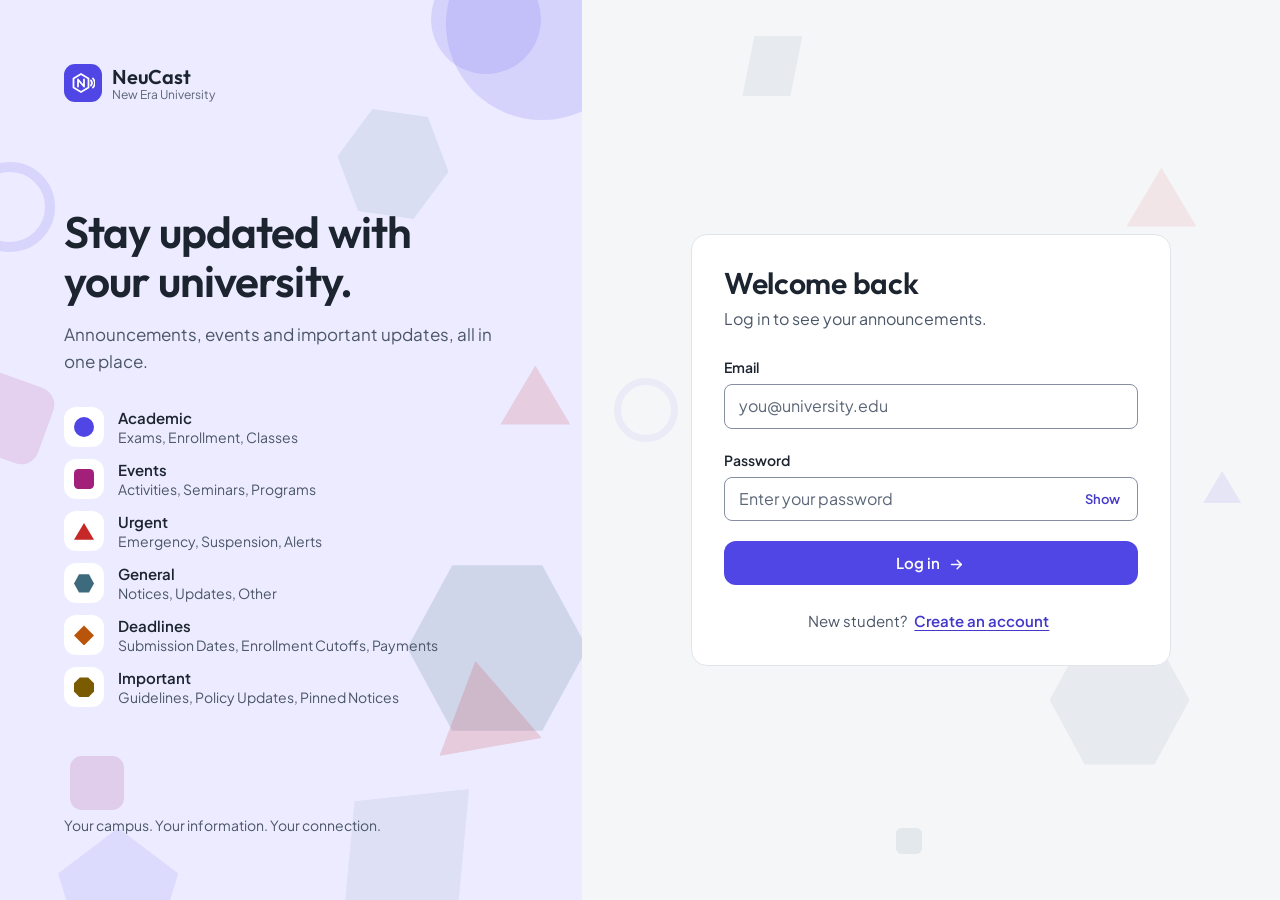
<file: index.html>
<!DOCTYPE html>
<html lang="en">
<head>
  <meta charset="UTF-8">
  <meta name="viewport" content="width=device-width, initial-scale=1.0">
  <meta name="theme-color" content="#F5F6F8">
      <link rel="manifest" href="manifest.webmanifest">
    <link rel="apple-touch-icon" href="apple-touch-icon.png">
    <meta name="apple-mobile-web-app-capable" content="yes">
    <meta name="mobile-web-app-capable" content="yes">
    <meta name="apple-mobile-web-app-title" content="NeuCast">
    <title>NeuCast</title>
  <script src="theme.js"></script>
  <script src="animations.js"></script>
  <link rel="preconnect" href="https://fonts.googleapis.com">
  <link rel="preconnect" href="https://fonts.gstatic.com" crossorigin>
  <link rel="stylesheet" href="https://fonts.googleapis.com/css2?family=Outfit:wght@500;600&family=Plus+Jakarta+Sans:wght@400;500;600;700&display=swap">
  <link rel="stylesheet" href="tokens.css">
  <link rel="stylesheet" href="base.css">
  <link rel="stylesheet" href="skeleton.css">
  <link rel="stylesheet" href="components.css">
  <link rel="stylesheet" href="home.css">
  <link rel="stylesheet" href="notify.css">
  <link rel="stylesheet" href="animations.css">
</head>

<body id="top">
  <a class="skip-link" href="#announcements">Skip to announcements</a>

  <header class="site-header">
    <div class="site-header__inner">
      <a href="#top" class="brand" aria-label="NeuCast home">
        <span class="brand-mark" data-icon="neucast"></span>
        <span class="brand-text">
          <span class="brand-name">NeuCast</span>
          <span class="brand-sub">University Information System</span>
        </span>
      </a>

      <nav id="mainNav" class="topnav" aria-label="Main">
        <a href="#announcements" class="nav-link js-show" aria-current="page">Announcements</a>
        <a href="archive.html" class="nav-link">Archive</a>
        <a href="feedback.html" class="nav-link">Feedback</a>
        <button type="button" class="nav-link" id="navRecovery" hidden>Needs you <span id="recoveryBadge" class="nav-badge" hidden>0</span></button>
        <button type="button" class="nav-link" id="navQuestions">Questions <span id="questionsBadge" class="nav-badge" hidden>0</span></button>
        <button type="button" class="nav-link" id="navAbout">About</button>
      </nav>

      <div class="top-right">
        <button type="button" id="bellBtn" class="icon-btn" aria-label="Urgent announcements"><span data-icon="bell"></span><span id="bellCount" class="bell-count" hidden>0</span></button>
        <button type="button" id="settingsBtn" class="icon-btn" aria-label="Settings"><span data-icon="sliders"></span></button>
        <a href="#top" id="userLink" class="user">
          <span class="avatar" data-icon="user" aria-hidden="true"></span>
          <span class="user-text"><strong id="userName">Hello</strong><small id="userSub"></small></span>
        </a>
        <button type="button" id="menuBtn" class="icon-btn menu-btn" aria-label="Menu" aria-expanded="false" aria-controls="mainNav"><span data-icon="menu"></span></button>
      </div>
    </div>
  </header>

  <div class="layout">

    <main id="main" class="main" tabindex="-1">

      <section class="intro" aria-labelledby="greeting">
        <div class="intro__text">
          <h1 id="greeting">Welcome</h1>
          <p id="studentInfo" class="intro__sub"></p>
        </div>
        <button id="studentAction" type="button" class="btn btn--ghost btn--sm"><span data-icon="logout"></span> Log out</button>
      </section>

      <section id="alertPrompt" class="alert alert-prompt" aria-labelledby="alertPromptTitle" hidden>
        <div class="alert-prompt__text">
          <strong id="alertPromptTitle">Get alerted when something new is posted</strong>
          <small id="alertPromptText">Urgent notices and announcements for your course reach you even if NeuCast isn't the tab in front.</small>
        </div>
        <div class="alert-prompt__actions">
          <button type="button" id="alertPromptOn" class="btn btn--sm">Turn on alerts</button>
          <button type="button" id="alertPromptLater" class="btn btn--secondary btn--sm">Not now</button>
        </div>
      </section>

      <form id="searchForm" class="search" role="search">
        <label for="searchInput" class="sr-only">Search announcements</label>
        <span class="search__icon" data-icon="search" aria-hidden="true"></span>
        <input type="search" id="searchInput" class="input" placeholder="Search announcements" autocomplete="off" enterkeyhint="search">
        <button type="submit" id="searchBtn" class="btn">Search</button>
      </form>

      <section id="announcementArea" class="board" aria-labelledby="announcementsTitle">
        <div class="board__head" id="announcements">
          <h2 id="announcementsTitle">Announcements</h2>
          <div class="board__actions">
            <button id="markAllRead" type="button" class="btn btn--secondary btn--sm"><span data-icon="check"></span> Mark all as read</button>
          </div>
        </div>

        <div class="filters" role="group" aria-label="Filters">
          <div id="categoryBar" class="filter-row" role="group" aria-label="Category"><span class="sk sk-pill" aria-hidden="true"></span><span class="sk sk-pill" aria-hidden="true"></span><span class="sk sk-pill" aria-hidden="true"></span><span class="sk sk-pill" aria-hidden="true"></span><span class="sk sk-pill" aria-hidden="true"></span></div>
          <nav id="sideNav" class="filter-row filter-row--quiet" aria-label="Quick filters"><span class="sk sk-pill" aria-hidden="true"></span><span class="sk sk-pill" aria-hidden="true"></span><span class="sk sk-pill" aria-hidden="true"></span><span class="sk sk-pill" aria-hidden="true"></span></nav>
        </div>

        <p id="resultCount" class="result-count" role="status" aria-live="polite"></p>

        <div id="announcementList" class="notices" aria-busy="true">
          <div class="sk-group" data-skeleton>
            <div class="sk-notice" aria-hidden="true"><span class="sk sk-tile"></span><div><div class="sk-notice__meta"><span class="sk" style="width:5.5rem"></span><span class="sk" style="width:3.5rem"></span></div><span class="sk sk-line lg w-80"></span><span class="sk sk-line w-100"></span><span class="sk sk-line w-60"></span></div></div>
            <div class="sk-notice" aria-hidden="true"><span class="sk sk-tile"></span><div><div class="sk-notice__meta"><span class="sk" style="width:5.5rem"></span><span class="sk" style="width:3.5rem"></span></div><span class="sk sk-line lg w-60"></span><span class="sk sk-line w-100"></span><span class="sk sk-line w-80"></span></div></div>
            <div class="sk-notice" aria-hidden="true"><span class="sk sk-tile"></span><div><div class="sk-notice__meta"><span class="sk" style="width:5.5rem"></span><span class="sk" style="width:3.5rem"></span></div><span class="sk sk-line lg w-80"></span><span class="sk sk-line w-100"></span><span class="sk sk-line w-40"></span></div></div>
            <span class="sk-status">Loading announcements...</span>
          </div>
        </div>
      </section>

    </main>

    <aside class="rail" aria-label="Your overview">
      <div id="readRing" aria-busy="true">
        <div class="sk-ring" aria-hidden="true"><span class="sk sk-circle"></span><div><span class="sk sk-line w-60"></span><span class="sk sk-line w-40"></span></div></div>
        <span class="sk-status">Loading progress...</span>
      </div>

      <section id="needsCard" class="panel needs" hidden aria-labelledby="needsTitle"></section>

      <section class="panel calendar-box" aria-labelledby="calendarHeading">
        <div class="panel__head">
          <h2 id="calendarHeading"><span data-icon="calendar" aria-hidden="true"></span>Campus calendar</h2>
          <button id="calToday" type="button" class="link-btn">Today</button>
        </div>
        <div class="panel__body">
          <div class="calendar-nav">
            <button id="calPrev" type="button" class="icon-btn" aria-label="Previous month"><span data-icon="arrowleft"></span></button>
            <strong id="calendarTitle" aria-live="polite"></strong>
            <button id="calNext" type="button" class="icon-btn" aria-label="Next month"><span data-icon="arrowright"></span></button>
          </div>
          <div class="calendar-weekdays" aria-hidden="true">
            <span>Su</span><span>Mo</span><span>Tu</span><span>We</span><span>Th</span><span>Fr</span><span>Sa</span>
          </div>
          <div id="calendarGrid" class="calendar-grid" role="group" aria-label="Days of the month" aria-busy="true">
            <div class="sk-calendar" aria-hidden="true" style="border:0;padding:0"><div class="sk-calendar__grid" style="margin-top:0"><span class="sk"></span><span class="sk"></span><span class="sk"></span><span class="sk"></span><span class="sk"></span><span class="sk"></span><span class="sk"></span><span class="sk"></span><span class="sk"></span><span class="sk"></span><span class="sk"></span><span class="sk"></span><span class="sk"></span><span class="sk"></span><span class="sk"></span><span class="sk"></span><span class="sk"></span><span class="sk"></span><span class="sk"></span><span class="sk"></span><span class="sk"></span></div></div>
          </div>
          <p id="calendarNote" class="calendar-note"></p>
          <button id="calClear" type="button" class="link-btn" hidden>Show all dates</button>
        </div>
      </section>

      <details class="panel calc-box">
        <summary class="panel__head"><h2><span data-icon="calculator" aria-hidden="true"></span>Geometry calculator</h2><span class="icon" data-icon="chevrondown" aria-hidden="true"></span></summary>
        <div class="panel__body">
          <p class="calc-sub">Pick a shape and find its area and perimeter.</p>
          <div id="calcShapes" class="calc-shapes" role="group" aria-label="Shape"></div>
          <div id="calcPreview" class="calc-preview" aria-hidden="true"></div>
          <div id="calcInputs" class="calc-inputs"></div>
          <div class="calc-result" role="status" aria-live="polite">
            <div><small>Area (A)</small><strong id="calcArea">-</strong></div>
            <div><small id="calcPerimLabel">Perimeter (P)</small><strong id="calcPerim">-</strong></div>
          </div>
          <p id="calcFormula" class="calc-formula"></p>
          <details class="calc-steps">
            <summary>Show the steps</summary>
            <div id="calcSteps"></div>
          </details>
        </div>
      </details>
    </aside>

  </div>

  <footer class="footer" id="about">
    <div>
      <strong>NeuCast · University Information System</strong>
      <em class="footer__quote">"Godliness is the foundation of knowledge"</em>
    </div>
    <div class="footer-links">
      <button type="button" class="link-btn js-about">About NeuCast</button>
      <button type="button" class="link-btn js-about">Offices and contact</button>
    </div>
  </footer>

  <!-- Announcement details -->
  <div id="modal" class="modal" hidden>
    <div class="modal__dialog" role="dialog" aria-modal="true" aria-labelledby="modalTitle">
      <div class="modal__head">
        <h2 id="modalTitle"></h2>
        <button id="closeModal" type="button" class="icon-btn" data-close aria-label="Close"><span data-icon="close"></span></button>
      </div>
      <div class="modal__body">
        <div class="modal__tags"><span id="modalBadge" class="tag"></span><span id="modalAudience" class="tag"></span></div>
        <p id="modalDate" class="modal-date"></p>
        <p id="modalDetails" class="modal-details"></p>
        <div id="ackBox" class="ack" hidden>
          <p id="ackNote"></p>
          <button id="ackBtn" type="button" class="btn" aria-pressed="false"></button>
        </div>
      </div>
      <div class="modal__foot">
        <button id="askAbout" type="button" class="btn btn--secondary"><span data-icon="help"></span> Ask a question about this</button>
        <button type="button" class="btn btn--ghost" data-close>Close</button>
      </div>
    </div>
  </div>

  <!-- Needs you (recovery) -->
  <div id="recoveryModal" class="modal" hidden>
    <div class="modal__dialog wide" role="dialog" aria-modal="true" aria-labelledby="recoveryTitle">
      <div class="modal__head">
        <h2 id="recoveryTitle">Needs your attention</h2>
        <button type="button" class="icon-btn" data-close aria-label="Close"><span data-icon="close"></span></button>
      </div>
      <div class="modal__body">
        <p class="modal-intro">Announcements you may have missed: unread, waiting for your confirmation, edited since you read them, or already expired.</p>
        <div id="recoveryTools" class="filter-row" role="group" aria-label="Show"></div>
        <div id="recoveryList" class="recovery-list"></div>
      </div>
    </div>
  </div>

  <!-- About -->
  <div id="aboutModal" class="modal" hidden>
    <div class="modal__dialog wide" role="dialog" aria-modal="true" aria-labelledby="aboutTitle">
      <div class="modal__head">
        <h2 id="aboutTitle">About NeuCast</h2>
        <button id="closeAbout" type="button" class="icon-btn" data-close aria-label="Close"><span data-icon="close"></span></button>
      </div>
      <div class="modal__body about" id="aboutBody"></div>
    </div>
  </div>

  <!-- Settings -->
  <div id="settingsModal" class="modal" hidden>
    <div class="modal__dialog narrow" role="dialog" aria-modal="true" aria-labelledby="settingsTitle">
      <div class="modal__head">
        <h2 id="settingsTitle">Settings</h2>
        <button id="closeSettings" type="button" class="icon-btn" data-close aria-label="Close"><span data-icon="close"></span></button>
      </div>
      <form class="modal__body settings" id="settingsForm" onsubmit="return false">
        <fieldset class="setting">
          <legend>Appearance</legend>
          <div class="segmented">
            <input type="radio" name="theme" id="themeSystem" value="system"><label for="themeSystem">System</label>
            <input type="radio" name="theme" id="themeLight" value="light"><label for="themeLight">Light</label>
            <input type="radio" name="theme" id="themeDark" value="dark"><label for="themeDark">Dark</label>
          </div>
        </fieldset>
        <fieldset class="setting">
          <legend>Text size</legend>
          <div class="segmented">
            <input type="radio" name="textsize" id="textSmall" value="small"><label for="textSmall">Small</label>
            <input type="radio" name="textsize" id="textMedium" value="medium"><label for="textMedium">Medium</label>
            <input type="radio" name="textsize" id="textLarge" value="large"><label for="textLarge">Large</label>
          </div>
        </fieldset>
        <fieldset class="setting setting--alerts" id="alertSettings">
          <legend>Alerts</legend>
          <label class="setting setting--row" for="alertsOn">
            <span><strong>Alert me about new announcements</strong><small>A pop-up inside NeuCast the moment one is posted or edited.</small></span>
            <input type="checkbox" id="alertsOn" class="switch" role="switch">
          </label>
          <label class="setting setting--row" for="alertsSystem">
            <span><strong>System notifications</strong><small>Also notify me when NeuCast isn't in front.</small></span>
            <input type="checkbox" id="alertsSystem" class="switch" role="switch">
          </label>
          <label class="setting setting--row" for="alertsSound">
            <span><strong>Sound for urgent notices</strong><small>A short chime for Urgent and Health notices.</small></span>
            <input type="checkbox" id="alertsSound" class="switch" role="switch">
          </label>
          <p class="alerts-hint" id="alertsHint" aria-live="polite"></p>
          <button type="button" id="alertsTest" class="btn btn--secondary btn--sm">Send a test alert</button>
        </fieldset>
        <label class="setting setting--row" for="hideReadToggle">
          <span><strong>Hide announcements I've read</strong><small>Keeps your list short. You can still find them in Needs you.</small></span>
          <input type="checkbox" id="hideReadToggle" class="switch" role="switch">
        </label>
      </form>
    </div>
  </div>

  <!-- Questions -->
  <div id="questionsModal" class="modal" hidden>
    <div class="modal__dialog wide" role="dialog" aria-modal="true" aria-labelledby="questionsTitle">
      <div class="modal__head">
        <h2 id="questionsTitle">Questions</h2>
        <button id="closeQuestions" type="button" class="icon-btn" data-close aria-label="Close"><span data-icon="close"></span></button>
      </div>
      <div class="modal__body">
        <p class="modal-intro">Need clarification about an announcement? Ask here and the admin will reply. Only you and the admin can see your questions.</p>

        <form id="questionForm" class="question-form" novalidate>
          <div class="field">
            <label for="questionAbout">Related announcement (optional)</label>
            <select id="questionAbout" class="input"></select>
          </div>
          <div class="field">
            <label for="questionText">Your question</label>
            <textarea id="questionText" class="input" rows="4" maxlength="500" placeholder="Type your question here" aria-describedby="questionHint"></textarea>
            <span id="questionHint" class="field__hint">At least 5 characters.</span>
          </div>
          <p id="questionMessage" class="login-message" role="status" hidden></p>
          <button type="submit" class="btn btn--block"><span data-icon="send"></span> Send question</button>
        </form>

        <h3 class="modal-sub">My questions</h3>
        <div id="myQuestions"></div>
      </div>
    </div>
  </div>

  <noscript><p class="noscript">NeuCast needs JavaScript to show your announcements. Please turn it on and reload.</p></noscript>

  <script src="boot.js" data-scripts="icons.js ui.js cloud-config.js cloud.js data.js script.js calendar.js calc.js push.js notify.js"></script>
</body>
</html>
</file>
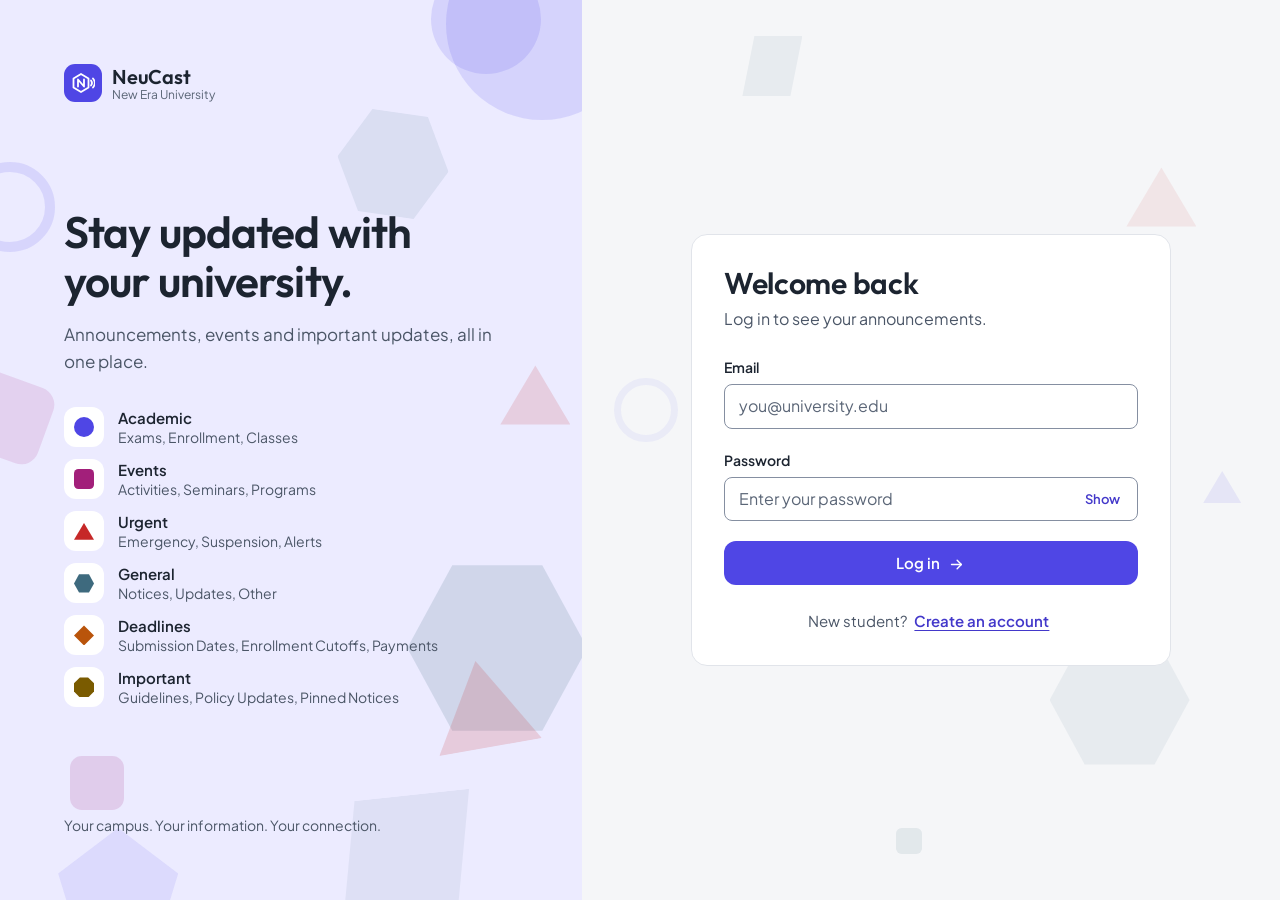
<file: admin.html>
<!DOCTYPE html>
<html lang="en">
<head>
    <meta charset="UTF-8">
    <meta name="viewport" content="width=device-width, initial-scale=1.0">
    <meta name="theme-color" content="#F5F6F8">
        <link rel="manifest" href="manifest.webmanifest">
    <link rel="apple-touch-icon" href="apple-touch-icon.png">
    <meta name="apple-mobile-web-app-capable" content="yes">
    <meta name="mobile-web-app-capable" content="yes">
    <meta name="apple-mobile-web-app-title" content="NeuCast">
    <title>Admin Dashboard - NeuCast</title>
    <script src="theme.js"></script>
    <script src="animations.js"></script>
    <link rel="preconnect" href="https://fonts.googleapis.com">
    <link rel="preconnect" href="https://fonts.gstatic.com" crossorigin>
    <link rel="stylesheet" href="https://fonts.googleapis.com/css2?family=Outfit:wght@500;600&family=Plus+Jakarta+Sans:wght@400;500;600;700&display=swap">
    <link rel="stylesheet" href="tokens.css">
    <link rel="stylesheet" href="base.css">
    <link rel="stylesheet" href="skeleton.css">
    <link rel="stylesheet" href="components.css">
    <link rel="stylesheet" href="admin.css">
    <link rel="stylesheet" href="notify.css">
    <link rel="stylesheet" href="animations.css">
</head>

<body class="admin-page">
    <a class="skip-link" href="#main">Skip to the dashboard</a>

    <header class="site-header">
        <div class="site-header__inner">
            <a class="brand" href="admin.html" aria-label="NeuCast admin home">
                <span class="brand-mark" data-icon="neucast"></span>
                <span class="brand-name">NeuCast</span>
                <span class="tag tag--primary">Admin</span>
            </a>
            <div class="site-header__right">
                <a href="index.html" class="btn btn--secondary btn--sm" aria-label="Homepage"><span data-icon="home"></span><span class="hide-sm">Homepage</span></a>
                <button id="logoutBtn" type="button" class="btn btn--ghost btn--sm"><span data-icon="logout"></span><span class="hide-sm">Log out</span><span class="sr-only show-sm">Log out</span></button>
            </div>
        </div>
    </header>

    <main id="main" tabindex="-1" class="admin-main">
        <noscript><p class="alert alert--warning">NeuCast needs JavaScript to run. Please turn it on and reload.</p></noscript>

        <div id="dashboard" class="admin-stack">

            <h1 class="admin-title">Dashboard</h1>

            <section id="statsSection" aria-label="Totals" aria-busy="true">
                <div id="statsSkeleton" class="stats" data-sk>
                    <div class="sk-stat" aria-hidden="true"><span class="sk sk-tile"></span><div><span class="sk sk-line lg w-40"></span><span class="sk sk-line w-60"></span></div></div>
                    <div class="sk-stat" aria-hidden="true"><span class="sk sk-tile"></span><div><span class="sk sk-line lg w-40"></span><span class="sk sk-line w-60"></span></div></div>
                    <div class="sk-stat" aria-hidden="true"><span class="sk sk-tile"></span><div><span class="sk sk-line lg w-40"></span><span class="sk sk-line w-60"></span></div></div>
                    <div class="sk-stat" aria-hidden="true"><span class="sk sk-tile"></span><div><span class="sk sk-line lg w-40"></span><span class="sk sk-line w-60"></span></div></div>
                    <span class="sk-status">Loading totals...</span>
                </div>
                <div class="stats" id="statsReal" hidden>
                    <div class="stat c-events"><span class="shape-tile lg"><span class="shape square" aria-hidden="true"></span></span><div><span id="totalCount" class="stat-number">0</span><span class="stat-label">Announcements</span></div></div>
                    <div class="stat c-urgent"><span class="shape-tile lg"><span class="shape triangle" aria-hidden="true"></span></span><div><span id="urgentCount" class="stat-number">0</span><span class="stat-label">Urgent</span></div></div>
                    <div class="stat c-academic"><span class="shape-tile lg"><span class="shape circle" aria-hidden="true"></span></span><div><span id="academicCount" class="stat-number">0</span><span class="stat-label">Academic</span></div></div>
                    <div class="stat c-general"><span class="shape-tile lg"><span class="shape hexagon" aria-hidden="true"></span></span><div><span id="studentCount" class="stat-number">0</span><span class="stat-label">Students</span></div></div>
                </div>
            </section>

            <section class="panel" aria-labelledby="chartTitle" id="chartPanel" aria-busy="true">
                <div class="panel__head"><h2 id="chartTitle">Announcements by category</h2></div>
                <div class="panel__body">
                    <p class="chart-note">Each shape's <strong>area</strong> equals its number of announcements (1 announcement = 1 unit&sup2;).</p>
                    <div id="shapeChart" class="shape-chart-grid">
                        <div class="sk-block sk" data-sk style="min-height:9rem"></div>
                        <div class="sk-block sk" data-sk style="min-height:9rem"></div>
                        <div class="sk-block sk" data-sk style="min-height:9rem"></div>
                        <div class="sk-block sk" data-sk style="min-height:9rem"></div>
                    </div>
                </div>
            </section>

            <div>
                <div class="tabs" role="tablist" aria-label="Dashboard sections">
                    <button class="tab-btn" role="tab" id="tab-announcements" type="button" data-tab="announcementsTab" aria-controls="announcementsTab" aria-selected="true" tabindex="0"><span data-icon="megaphone"></span> Announcements</button>
                    <button class="tab-btn" role="tab" id="tab-students" type="button" data-tab="studentsTab" aria-controls="studentsTab" aria-selected="false" tabindex="-1"><span data-icon="cap"></span> Students <span id="pendingBadge" class="tag tag--warning" hidden>0</span></button>
                    <button class="tab-btn" role="tab" id="tab-questions" type="button" data-tab="questionsTab" aria-controls="questionsTab" aria-selected="false" tabindex="-1"><span data-icon="help"></span> Questions <span id="questionBadge" class="tag tag--warning" hidden>0</span></button>
                    <button class="tab-btn" role="tab" id="tab-feedback" type="button" data-tab="feedbackTab" aria-controls="feedbackTab" aria-selected="false" tabindex="-1"><span data-icon="edit"></span> Feedback <span id="feedbackBadge" class="tag tag--warning" hidden>0</span></button>
                </div>

                <section id="announcementsTab" class="tab-panel" role="tabpanel" aria-labelledby="tab-announcements">
                    <details class="panel push-setup" id="pushSetup">
                        <summary class="panel__head"><h2>Phone push <span id="pushState" class="tag"></span></h2></summary>
                        <div class="panel__body push-setup__body">
                            <p>Sends new announcements to students' phones even when NeuCast is closed (free OneSignal plan). Paste the <strong>REST API key</strong> from OneSignal. It is kept in this browser only, never in your GitHub files.</p>
                            <label for="pushKey" class="sr-only">OneSignal REST API key</label>
                            <input type="password" id="pushKey" class="input" autocomplete="off" placeholder="OneSignal REST API key">
                            <div class="push-setup__actions">
                                <button type="button" id="pushSave" class="btn btn--sm">Save key</button>
                                <button type="button" id="pushTest" class="btn btn--secondary btn--sm">Send test push</button>
                                <button type="button" id="pushClear" class="btn btn--ghost btn--sm">Remove key</button>
                            </div>
                        </div>
                    </details>
                    <div class="tab-head">
                        <h2>Announcements</h2>
                        <button id="newBtn" type="button" class="btn"><span data-icon="plus"></span> New announcement</button>
                    </div>
                    <div id="adminList" class="admin-list" aria-busy="true">
                        <div class="sk-row" data-sk aria-hidden="true"><span class="sk sk-tile"></span><div><span class="sk sk-line w-60"></span><span class="sk sk-line w-40"></span></div></div>
                        <div class="sk-row" data-sk aria-hidden="true"><span class="sk sk-tile"></span><div><span class="sk sk-line w-60"></span><span class="sk sk-line w-40"></span></div></div>
                        <div class="sk-row" data-sk aria-hidden="true"><span class="sk sk-tile"></span><div><span class="sk sk-line w-60"></span><span class="sk sk-line w-40"></span></div></div>
                    </div>
                    <div id="emptyMessage" class="empty" hidden>
                        <span class="shape-tile lg c-events"><span class="shape square" aria-hidden="true"></span></span>
                        <h3>No announcements yet</h3>
                        <p>Post the first one and students will see it right away.</p>
                        <button id="newBtnEmpty" type="button" class="btn"><span data-icon="plus"></span> New announcement</button>
                    </div>
                </section>

                <section id="studentsTab" class="tab-panel" role="tabpanel" aria-labelledby="tab-students" hidden>
                    <div id="pendingSection" hidden>
                        <div class="tab-head"><h2>Waiting for approval</h2></div>
                        <div id="pendingList" class="admin-list"></div>
                    </div>
                    <div class="tab-head"><h2>Registered students</h2></div>
                    <div id="courseCounts" class="course-counts"></div>
                    <div class="filters">
                        <select id="studentCourseFilter" class="input" aria-label="Filter by course">
                            <option value="">All courses</option>
                        </select>
                        <input type="search" id="studentSearch" class="input" placeholder="Search by name, ID, or email" aria-label="Search students">
                    </div>
                    <p id="studentResultText" class="result-count" aria-live="polite"></p>
                    <div id="studentList" class="admin-list"></div>
                    <p id="noStudents" class="empty" hidden></p>
                </section>

                <section id="questionsTab" class="tab-panel" role="tabpanel" aria-labelledby="tab-questions" hidden>
                    <div class="tab-head"><h2>Student questions</h2></div>
                    <div class="filters">
                        <select id="questionFilter" class="input" aria-label="Filter questions">
                            <option value="all">All questions</option>
                            <option value="pending">Unanswered</option>
                            <option value="answered">Answered</option>
                        </select>
                    </div>
                    <p id="questionResultText" class="result-count" aria-live="polite"></p>
                    <div id="questionList" class="admin-list"></div>
                    <p id="noQuestions" class="empty" hidden></p>
                </section>

                <section id="feedbackTab" class="tab-panel" role="tabpanel" aria-labelledby="tab-feedback" hidden>
                    <div class="tab-head">
                        <h2>Student feedback &amp; incident reports</h2>
                        <p id="feedbackAverage" class="result-count"></p>
                    </div>
                    <div class="filters">
                        <select id="feedbackFilter" class="input" aria-label="Filter feedback">
                            <option value="all">All submissions</option>
                            <option value="open">Open</option>
                            <option value="resolved">Resolved</option>
                            <option value="suggestion">Suggestions</option>
                            <option value="bug">Bug reports</option>
                        </select>
                    </div>
                    <p id="feedbackResultText" class="result-count" aria-live="polite"></p>
                    <div id="feedbackList" class="admin-list"></div>
                    <p id="noFeedbackItems" class="empty" hidden></p>
                </section>
            </div>

        </div>
    </main>

    <div id="formModal" class="modal" hidden>
        <div class="modal__dialog" role="dialog" aria-modal="true" aria-labelledby="formTitle">
            <div class="modal__head">
                <h2 id="formTitle">New announcement</h2>
                <button id="closeForm" type="button" class="icon-btn" data-close aria-label="Close"><span data-icon="close"></span></button>
            </div>
            <form id="announcementForm" class="modal__form" novalidate>
                <div class="modal__body form-grid">
                    <div class="field">
                        <label for="titleInput">Title</label>
                        <input type="text" id="titleInput" class="input" placeholder="e.g. Library closed on Friday" aria-required="true">
                    </div>
                    <div class="field">
                        <label for="categoryInput">Category</label>
                        <select id="categoryInput" class="input">
                            <option value="urgent">Urgent</option>
                            <option value="academic">Academic</option>
                            <option value="events">Events</option>
                            <option value="general">General</option>
                            <option value="deadlines">Deadlines</option>
                            <option value="important">Important</option>
                            <option value="careers">Careers</option>
                            <option value="safety">Health</option>
                        </select>
                    </div>
                    <div class="field">
                        <label for="audienceInput">Send to</label>
                        <select id="audienceInput" class="input">
                            <option value="all">All students (university-wide)</option>
                        </select>
                    </div>
                    <div class="field">
                        <label for="detailsInput">Details</label>
                        <textarea id="detailsInput" class="input" rows="5" placeholder="Write the full announcement" aria-required="true"></textarea>
                    </div>
                    <div class="field">
                        <label for="applyUrlInput">Apply / registration link (optional)</label>
                        <input type="url" id="applyUrlInput" class="input" placeholder="https://..." aria-describedby="applyUrlHint">
                        <p id="applyUrlHint" class="field__hint">Only shown on a Careers &amp; OJT listing's "Apply now" button.</p>
                    </div>
                    <div class="field">
                        <label for="expiresInput">Expires on (optional)</label>
                        <input type="date" id="expiresInput" class="input" aria-describedby="expiresHint">
                        <p id="expiresHint" class="field__hint">After this day the notice is marked as expired for students. Doubles as an application deadline on Careers &amp; OJT listings.</p>
                    </div>

                    <label class="check-option"><input type="checkbox" id="pinInput"> <span><span data-icon="pin"></span> Pin to top of the homepage</span></label>
                    <label class="check-option"><input type="checkbox" id="ackInput"> <span><span data-icon="shield"></span> Ask students to confirm they've read it</span></label>

                    <p id="formMessage" class="login-message error" role="alert" hidden></p>
                </div>
                <div class="modal__foot">
                    <button type="button" class="btn btn--secondary" data-close>Cancel</button>
                    <button type="submit" id="submitBtn" class="btn">Post announcement</button>
                </div>
            </form>
        </div>
    </div>

    <script src="boot.js" data-scripts="icons.js ui.js cloud-config.js cloud.js data.js push.js admin.js"></script>
</body>
</html>
</file>
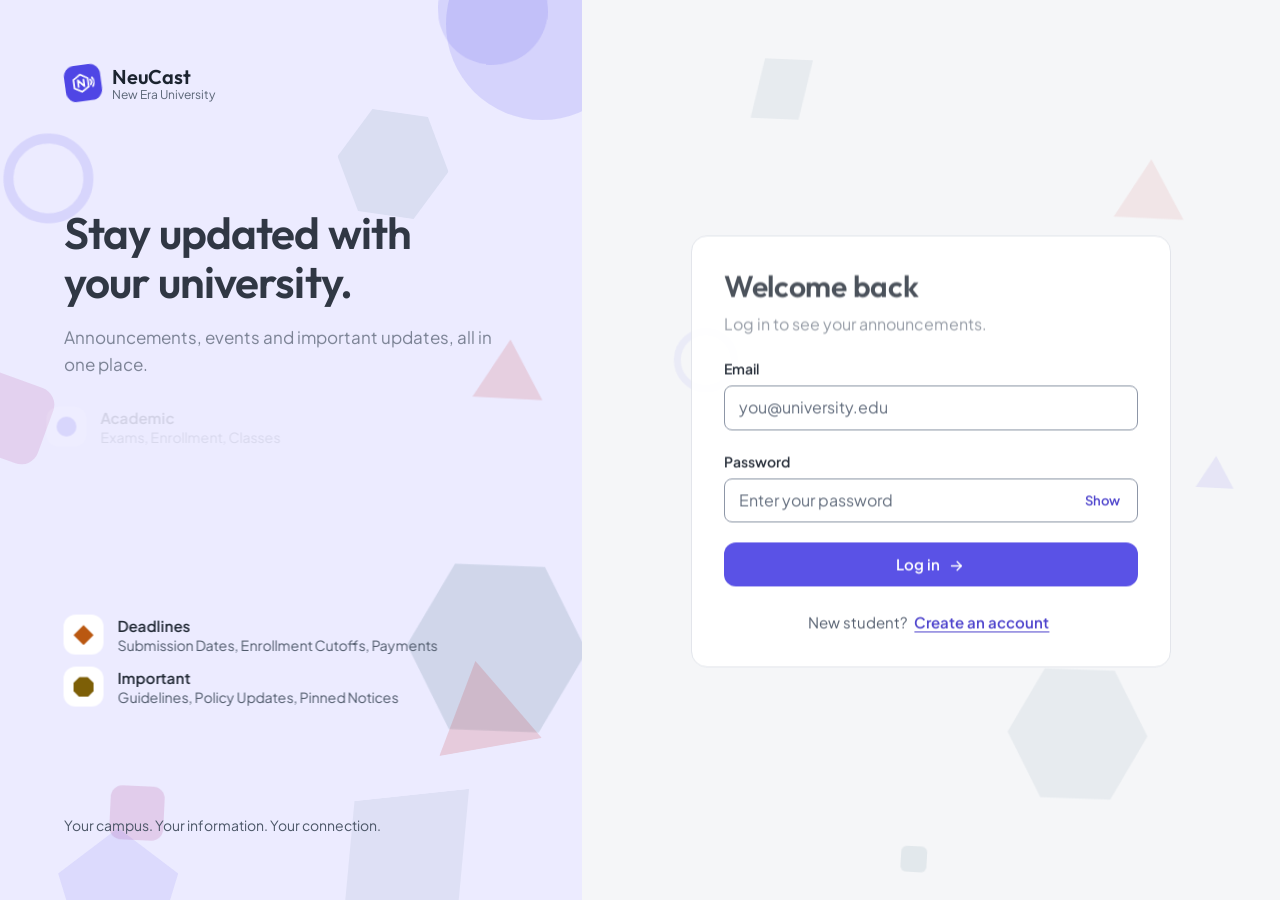
<file: archive.html>
<!DOCTYPE html>
<html lang="en">
<head>
  <meta charset="UTF-8">
  <meta name="viewport" content="width=device-width, initial-scale=1.0">
  <meta name="theme-color" content="#F5F6F8">
      <link rel="manifest" href="manifest.webmanifest">
    <link rel="apple-touch-icon" href="apple-touch-icon.png">
    <meta name="apple-mobile-web-app-capable" content="yes">
    <meta name="mobile-web-app-capable" content="yes">
    <meta name="apple-mobile-web-app-title" content="NeuCast">
    <title>Archive - NeuCast</title>
  <script src="theme.js"></script>
  <script src="animations.js"></script>
  <link rel="preconnect" href="https://fonts.googleapis.com">
  <link rel="preconnect" href="https://fonts.gstatic.com" crossorigin>
  <link rel="stylesheet" href="https://fonts.googleapis.com/css2?family=Outfit:wght@500;600&family=Plus+Jakarta+Sans:wght@400;500;600;700&display=swap">
  <link rel="stylesheet" href="tokens.css">
  <link rel="stylesheet" href="base.css">
  <link rel="stylesheet" href="skeleton.css">
  <link rel="stylesheet" href="components.css">
  <link rel="stylesheet" href="home.css">
  <link rel="stylesheet" href="feature.css">
  <link rel="stylesheet" href="archive.css">
  <link rel="stylesheet" href="notify.css">
  <link rel="stylesheet" href="animations.css">
</head>

<body id="top">
  <a class="skip-link" href="#archiveList">Skip to the archive</a>

  <header class="site-header">
    <div class="site-header__inner">
      <a href="index.html#top" class="brand" aria-label="NeuCast home">
        <span class="brand-mark" data-icon="neucast"></span>
        <span class="brand-text">
          <span class="brand-name">NeuCast</span>
          <span class="brand-sub">University Information System</span>
        </span>
      </a>

      <nav id="mainNav" class="topnav" aria-label="Main">
        <a href="index.html#announcements" class="nav-link">Announcements</a>
        <a href="archive.html" class="nav-link" aria-current="page">Archive</a>
        <a href="feedback.html" class="nav-link">Feedback</a>
      </nav>

      <div class="top-right">
        <a href="index.html#top" id="userLink" class="user">
          <span class="avatar" data-icon="user" aria-hidden="true"></span>
          <span class="user-text"><strong id="userName">Hello</strong><small id="userSub"></small></span>
        </a>
        <button type="button" id="menuBtn" class="icon-btn menu-btn" aria-label="Menu" aria-expanded="false" aria-controls="mainNav"><span data-icon="menu"></span></button>
      </div>
    </div>
  </header>

  <main id="main" class="main feature-main" tabindex="-1">

    <section class="feature-intro c-general" aria-labelledby="archiveTitle">
      <span class="shape-tile lg"><span class="shape rectangle" aria-hidden="true"></span></span>
      <div>
        <h1 id="archiveTitle">Announcement History &amp; Archive</h1>
        <p>Look up expired, read, or past notices by date and scope. Nothing here clutters your active feed &mdash; it is kept for the record.</p>
      </div>
    </section>

    <form id="archiveFilters" class="filters feature-filters" role="search" aria-label="Filter the archive">
      <div class="field">
        <label for="archiveSearch">Search</label>
        <input type="search" id="archiveSearch" class="input" placeholder="Search by title or detail" autocomplete="off">
      </div>
      <div class="field">
        <label for="archiveScope">Scope</label>
        <select id="archiveScope" class="input">
          <option value="all">All announcements</option>
          <option value="all-students">University-wide only</option>
          <option value="mine">My course only</option>
        </select>
      </div>
      <div class="field">
        <label for="archiveRange">Date range</label>
        <select id="archiveRange" class="input">
          <option value="all">All time</option>
          <option value="30">Last 30 days</option>
          <option value="90">Last 3 months</option>
          <option value="365">Last 12 months</option>
        </select>
      </div>
      <div class="field">
        <label for="archiveCategory">Category</label>
        <select id="archiveCategory" class="input">
          <option value="all">Every category</option>
        </select>
      </div>
    </form>

    <div id="archiveTools" class="filter-row" role="group" aria-label="Status"></div>

    <p id="archiveCount" class="result-count" role="status" aria-live="polite"></p>

    <div id="archiveList" class="notices archive-grid" aria-busy="true">
      <div class="sk-group" data-skeleton>
        <div class="sk-notice" aria-hidden="true"><span class="sk sk-tile"></span><div><div class="sk-notice__meta"><span class="sk" style="width:5.5rem"></span><span class="sk" style="width:3.5rem"></span></div><span class="sk sk-line lg w-80"></span><span class="sk sk-line w-100"></span><span class="sk sk-line w-60"></span></div></div>
        <div class="sk-notice" aria-hidden="true"><span class="sk sk-tile"></span><div><div class="sk-notice__meta"><span class="sk" style="width:5.5rem"></span><span class="sk" style="width:3.5rem"></span></div><span class="sk sk-line lg w-60"></span><span class="sk sk-line w-100"></span><span class="sk sk-line w-80"></span></div></div>
        <span class="sk-status">Loading archive...</span>
      </div>
    </div>

    <div id="archiveEmpty" class="empty" hidden>
      <span class="shape-tile lg"><span class="shape rectangle" aria-hidden="true"></span></span>
      <h3>Nothing matches yet</h3>
      <p>Try widening the date range or clearing a filter.</p>
    </div>

  </main>

  <footer class="footer">
    <div>
      <strong>NeuCast · University Information System</strong>
      <em class="footer__quote">"Godliness is the foundation of knowledge"</em>
    </div>
    <div class="footer-links">
      <a class="link-btn" href="index.html#about">About NeuCast</a>
    </div>
  </footer>

  <script src="boot.js" data-scripts="icons.js ui.js cloud-config.js cloud.js data.js feature-nav.js archive.js push.js notify.js"></script>
</body>
</html>
</file>
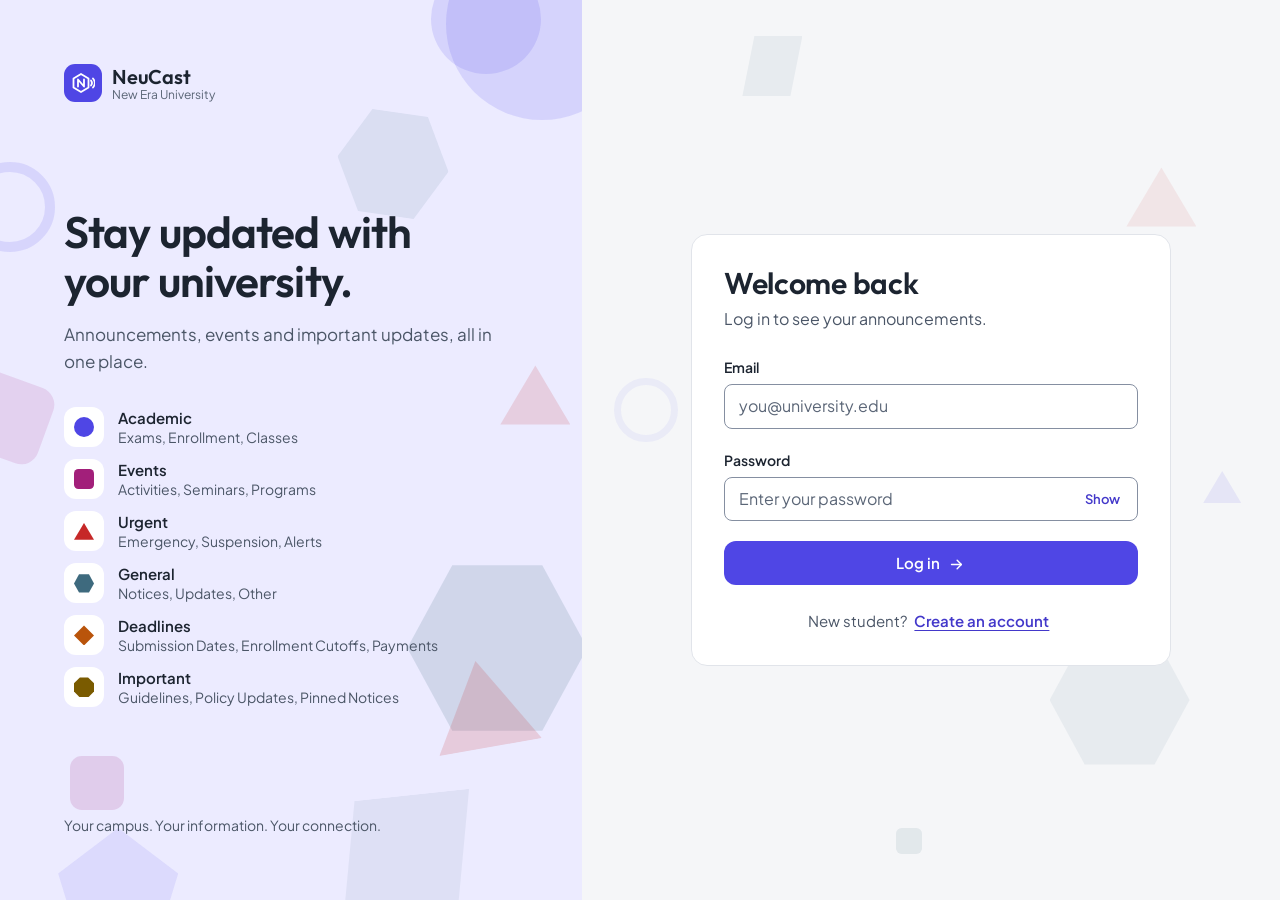
<file: careers.html>
<!DOCTYPE html>
<html lang="en">
<head>
  <meta charset="UTF-8">
  <meta name="viewport" content="width=device-width, initial-scale=1.0">
  <meta name="theme-color" content="#F5F6F8">
      <link rel="manifest" href="manifest.webmanifest">
    <link rel="apple-touch-icon" href="apple-touch-icon.png">
    <meta name="apple-mobile-web-app-capable" content="yes">
    <meta name="mobile-web-app-capable" content="yes">
    <meta name="apple-mobile-web-app-title" content="NeuCast">
    <title>Careers &amp; OJT - NeuCast</title>
  <script src="theme.js"></script>
  <script src="animations.js"></script>
  <link rel="preconnect" href="https://fonts.googleapis.com">
  <link rel="preconnect" href="https://fonts.gstatic.com" crossorigin>
  <link rel="stylesheet" href="https://fonts.googleapis.com/css2?family=Outfit:wght@500;600&family=Plus+Jakarta+Sans:wght@400;500;600;700&display=swap">
  <link rel="stylesheet" href="tokens.css">
  <link rel="stylesheet" href="base.css">
  <link rel="stylesheet" href="skeleton.css">
  <link rel="stylesheet" href="components.css">
  <link rel="stylesheet" href="home.css">
  <link rel="stylesheet" href="feature.css">
  <link rel="stylesheet" href="careers.css">
  <link rel="stylesheet" href="notify.css">
  <link rel="stylesheet" href="animations.css">
</head>

<body id="top">
  <a class="skip-link" href="#careersList">Skip to listings</a>

  <header class="site-header">
    <div class="site-header__inner">
      <a href="index.html#top" class="brand" aria-label="NeuCast home">
        <span class="brand-mark" data-icon="neucast"></span>
        <span class="brand-text">
          <span class="brand-name">NeuCast</span>
          <span class="brand-sub">University Information System</span>
        </span>
      </a>

      <nav id="mainNav" class="topnav" aria-label="Main">
        <a href="index.html#announcements" class="nav-link">Announcements</a>
        <a href="archive.html" class="nav-link">Archive</a>
        <a href="feedback.html" class="nav-link">Feedback</a>
      </nav>

      <div class="top-right">
        <a href="index.html#top" id="userLink" class="user">
          <span class="avatar" data-icon="user" aria-hidden="true"></span>
          <span class="user-text"><strong id="userName">Hello</strong><small id="userSub"></small></span>
        </a>
        <button type="button" id="menuBtn" class="icon-btn menu-btn" aria-label="Menu" aria-expanded="false" aria-controls="mainNav"><span data-icon="menu"></span></button>
      </div>
    </div>
  </header>

  <main id="main" class="main feature-main" tabindex="-1">

    <section class="feature-intro c-careers" aria-labelledby="careersTitle">
      <span class="shape-tile lg"><span class="shape trapezoid" aria-hidden="true"></span></span>
      <div>
        <h1 id="careersTitle">Student Organizations, Careers &amp; OJT Hub</h1>
        <p>Internship and OJT postings, career talks, job fairs, and Student Affairs org bulletins, all in one place.</p>
      </div>
    </section>

    <form id="careersFilters" class="filters feature-filters" role="search" aria-label="Filter listings">
      <div class="field">
        <label for="careersSearch">Search</label>
        <input type="search" id="careersSearch" class="input" placeholder="Search by title or detail" autocomplete="off">
      </div>
      <div class="field">
        <label for="careersProgram">Program / department</label>
        <select id="careersProgram" class="input">
          <option value="all">Every program</option>
          <option value="all-students">University-wide</option>
        </select>
      </div>
    </form>

    <div id="careersTools" class="filter-row" role="group" aria-label="Show"></div>

    <p id="careersCount" class="result-count" role="status" aria-live="polite"></p>

    <div id="careersList" class="notices careers-grid" aria-busy="true">
      <div class="sk-group" data-skeleton>
        <div class="sk-notice" aria-hidden="true"><span class="sk sk-tile"></span><div><div class="sk-notice__meta"><span class="sk" style="width:5.5rem"></span><span class="sk" style="width:3.5rem"></span></div><span class="sk sk-line lg w-80"></span><span class="sk sk-line w-100"></span><span class="sk sk-line w-60"></span></div></div>
        <span class="sk-status">Loading listings...</span>
      </div>
    </div>

    <div id="careersEmpty" class="empty" hidden>
      <span class="shape-tile lg c-careers"><span class="shape trapezoid" aria-hidden="true"></span></span>
      <h3>No listings right now</h3>
      <p>Check back soon, or widen your filters.</p>
    </div>

  </main>

  <footer class="footer">
    <div>
      <strong>NeuCast · University Information System</strong>
      <em class="footer__quote">"Godliness is the foundation of knowledge"</em>
    </div>
    <div class="footer-links">
      <a class="link-btn" href="index.html#about">About NeuCast</a>
    </div>
  </footer>

  <script src="boot.js" data-scripts="icons.js ui.js cloud-config.js cloud.js data.js feature-nav.js careers.js push.js notify.js"></script>
</body>
</html>
</file>
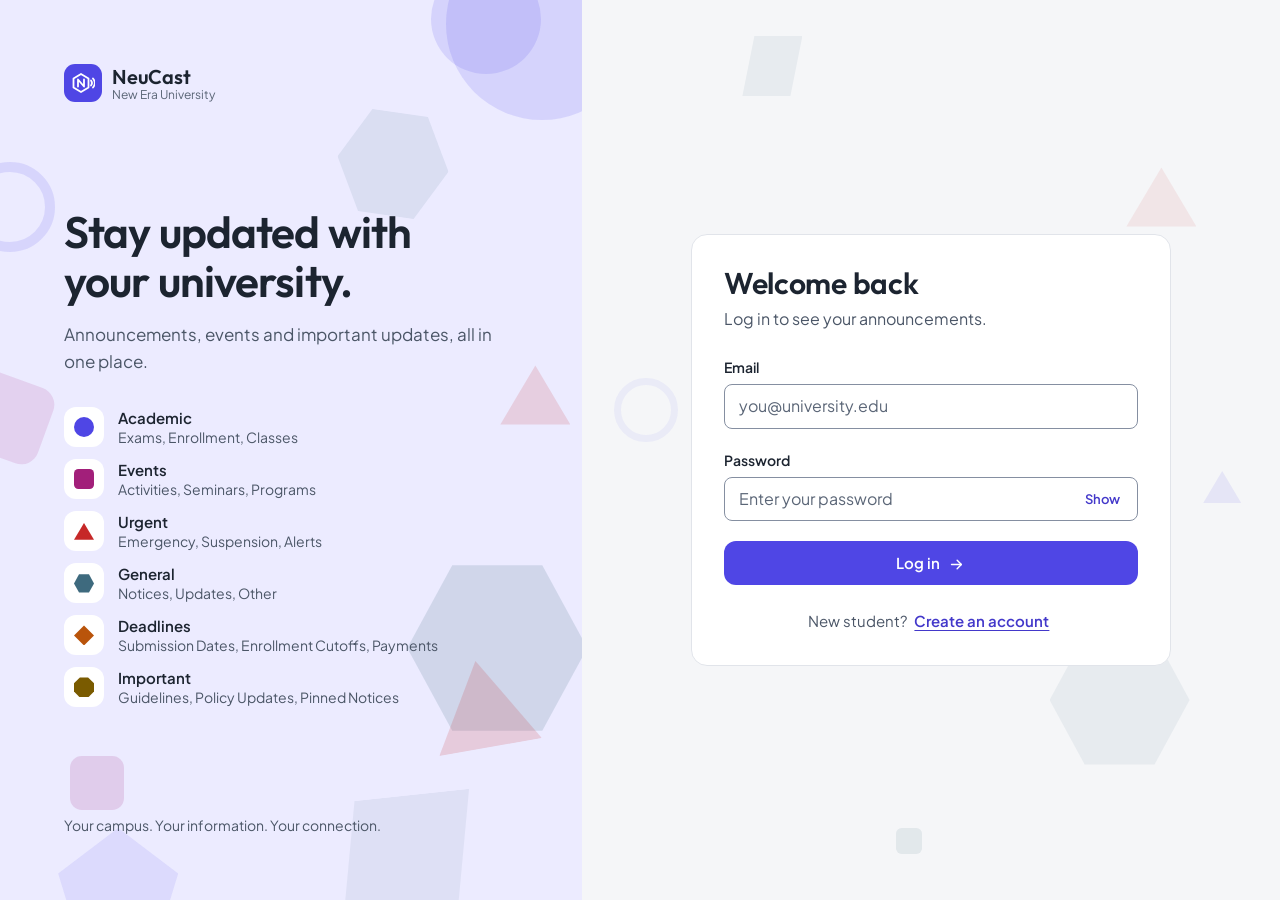
<file: feedback.html>
<!DOCTYPE html>
<html lang="en">
<head>
  <meta charset="UTF-8">
  <meta name="viewport" content="width=device-width, initial-scale=1.0">
  <meta name="theme-color" content="#F5F6F8">
      <link rel="manifest" href="manifest.webmanifest">
    <link rel="apple-touch-icon" href="apple-touch-icon.png">
    <meta name="apple-mobile-web-app-capable" content="yes">
    <meta name="mobile-web-app-capable" content="yes">
    <meta name="apple-mobile-web-app-title" content="NeuCast">
    <title>Feedback - NeuCast</title>
  <script src="theme.js"></script>
  <script src="animations.js"></script>
  <link rel="preconnect" href="https://fonts.googleapis.com">
  <link rel="preconnect" href="https://fonts.gstatic.com" crossorigin>
  <link rel="stylesheet" href="https://fonts.googleapis.com/css2?family=Outfit:wght@500;600&family=Plus+Jakarta+Sans:wght@400;500;600;700&display=swap">
  <link rel="stylesheet" href="tokens.css">
  <link rel="stylesheet" href="base.css">
  <link rel="stylesheet" href="skeleton.css">
  <link rel="stylesheet" href="components.css">
  <link rel="stylesheet" href="home.css">
  <link rel="stylesheet" href="feature.css">
  <link rel="stylesheet" href="feedback.css">
  <link rel="stylesheet" href="notify.css">
  <link rel="stylesheet" href="animations.css">
</head>

<body id="top">
  <a class="skip-link" href="#feedbackForm">Skip to the feedback form</a>

  <header class="site-header">
    <div class="site-header__inner">
      <a href="index.html#top" class="brand" aria-label="NeuCast home">
        <span class="brand-mark" data-icon="neucast"></span>
        <span class="brand-text">
          <span class="brand-name">NeuCast</span>
          <span class="brand-sub">University Information System</span>
        </span>
      </a>

      <nav id="mainNav" class="topnav" aria-label="Main">
        <a href="index.html#announcements" class="nav-link">Announcements</a>
        <a href="archive.html" class="nav-link">Archive</a>
        <a href="feedback.html" class="nav-link" aria-current="page">Feedback</a>
      </nav>

      <div class="top-right">
        <a href="index.html#top" id="userLink" class="user">
          <span class="avatar" data-icon="user" aria-hidden="true"></span>
          <span class="user-text"><strong id="userName">Hello</strong><small id="userSub"></small></span>
        </a>
        <button type="button" id="menuBtn" class="icon-btn menu-btn" aria-label="Menu" aria-expanded="false" aria-controls="mainNav"><span data-icon="menu"></span></button>
      </div>
    </div>
  </header>

  <main id="main" class="main feature-main" tabindex="-1">

    <section class="feature-intro c-feedback" aria-labelledby="feedbackTitle">
      <span class="shape-tile lg"><span class="shape pentagon" aria-hidden="true"></span></span>
      <div>
        <h1 id="feedbackTitle">Student Feedback &amp; Incident Reports</h1>
        <p>Rate NeuCast, suggest an improvement, or report a bug. For a question about one specific announcement, use the <strong>Questions</strong> button on the homepage instead.</p>
      </div>
    </section>

    <section class="panel rating-panel" aria-labelledby="ratingHeading">
      <div class="panel__head"><h2 id="ratingHeading"><span data-icon="pin" aria-hidden="true"></span>How is NeuCast working for you?</h2></div>
      <div class="panel__body">
        <p id="ratingAverage" class="rating-average"></p>
        <div id="pentagonRating" class="pentagon-rating" role="radiogroup" aria-label="Rate NeuCast from 1 to 5"></div>
        <p id="ratingMessage" class="login-message success" role="status" hidden></p>
      </div>
    </section>

    <section class="panel" aria-labelledby="formHeading">
      <div class="panel__head"><h2 id="formHeading"><span data-icon="edit" aria-hidden="true"></span>Send a suggestion or report a bug</h2></div>
      <div class="panel__body">
        <form id="feedbackForm" class="feedback-form" novalidate>
          <div class="field">
            <span class="field__label" id="kindLabel">What is this about?</span>
            <div class="segmented" role="radiogroup" aria-labelledby="kindLabel">
              <input type="radio" name="kind" id="kindSuggestion" value="suggestion" checked><label for="kindSuggestion">Suggestion</label>
              <input type="radio" name="kind" id="kindBug" value="bug"><label for="kindBug">Bug report</label>
            </div>
          </div>
          <div class="field">
            <label for="feedbackText" id="feedbackTextLabel">Your message</label>
            <textarea id="feedbackText" class="input" rows="5" maxlength="600" placeholder="Tell us what happened, or what you'd like to see" aria-describedby="feedbackHint"></textarea>
            <span id="feedbackHint" class="field__hint">At least 10 characters.</span>
          </div>
          <p id="feedbackMessage" class="login-message error" role="alert" hidden></p>
          <button type="submit" class="btn btn--block"><span data-icon="send"></span> Send feedback</button>
        </form>
      </div>
    </section>

    <section aria-labelledby="myFeedbackHeading">
      <h2 id="myFeedbackHeading">My submissions</h2>
      <div id="myFeedback" class="admin-list feedback-list"></div>
      <p id="noFeedback" class="empty" hidden></p>
    </section>

  </main>

  <footer class="footer">
    <div>
      <strong>NeuCast · University Information System</strong>
      <em class="footer__quote">"Godliness is the foundation of knowledge"</em>
    </div>
    <div class="footer-links">
      <a class="link-btn" href="index.html#about">About NeuCast</a>
    </div>
  </footer>

  <script src="boot.js" data-scripts="icons.js ui.js cloud-config.js cloud.js data.js feature-nav.js feedback.js push.js notify.js"></script>
</body>
</html>
</file>
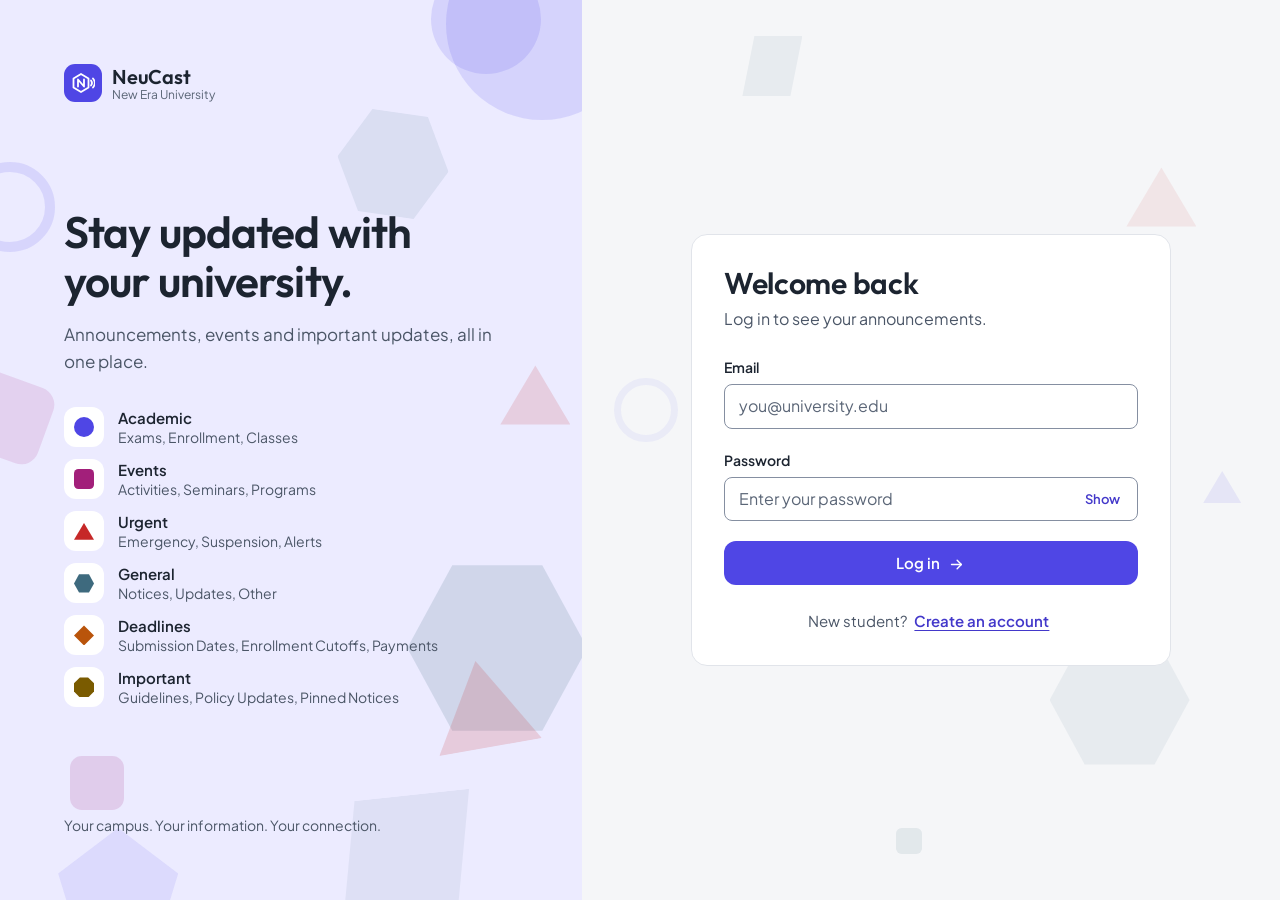
<file: login.html>
<!DOCTYPE html>
<html lang="en">
<head>
    <meta charset="UTF-8">
    <meta name="viewport" content="width=device-width, initial-scale=1.0">
    <meta name="theme-color" content="#F5F6F8">
        <link rel="manifest" href="manifest.webmanifest">
    <link rel="apple-touch-icon" href="apple-touch-icon.png">
    <meta name="apple-mobile-web-app-capable" content="yes">
    <meta name="mobile-web-app-capable" content="yes">
    <meta name="apple-mobile-web-app-title" content="NeuCast">
    <title>Login - NeuCast</title>
    <script src="theme.js"></script>
    <script src="animations.js"></script>
    <link rel="preconnect" href="https://fonts.googleapis.com">
    <link rel="preconnect" href="https://fonts.gstatic.com" crossorigin>
    <link rel="stylesheet" href="https://fonts.googleapis.com/css2?family=Outfit:wght@500;600&family=Plus+Jakarta+Sans:wght@400;500;600;700&display=swap">
    <link rel="stylesheet" href="tokens.css">
    <link rel="stylesheet" href="base.css">
    <link rel="stylesheet" href="skeleton.css">
    <link rel="stylesheet" href="components.css">
    <link rel="stylesheet" href="auth.css">
    <link rel="stylesheet" href="animations.css">
</head>

<body class="auth-page">
    <a class="skip-link" href="#main">Skip to the form</a>
    <noscript><p class="alert alert--warning" style="margin:1rem">NeuCast needs JavaScript to log you in. Please turn it on in your browser.</p></noscript>

    <div class="auth">

        <aside class="auth-aside" aria-label="About NeuCast">
            <div class="auth-aside__decor" aria-hidden="true">
                <span class="shape circle c-academic auth-decor__shape auth-decor__shape--1"></span>
                <span class="shape hexagon c-general auth-decor__shape auth-decor__shape--2"></span>
                <span class="shape triangle c-urgent auth-decor__shape auth-decor__shape--3"></span>
                <span class="shape square c-events auth-decor__shape auth-decor__shape--4"></span>
                <span class="shape pentagon c-academic auth-decor__shape auth-decor__shape--5"></span>
                <span class="shape parallelogram c-general auth-decor__shape auth-decor__shape--6"></span>
            </div>
            <div class="auth-aside__inner">
                <a class="brand" href="login.html">
                    <span class="brand-mark" data-icon="neucast" aria-hidden="true"></span>
                    <span class="brand-text"><span class="brand-name">NeuCast</span><span class="brand-sub">New Era University</span></span>
                </a>

                <div class="auth-aside__copy">
                    <p class="auth-aside__title">Stay updated with your university.</p>
                    <p class="auth-aside__text">Announcements, events and important updates, all in one place.</p>
                    <ul class="auth-legend">
                        <li class="c-academic"><span class="shape-tile"><span class="shape circle" aria-hidden="true"></span></span><span><strong>Academic</strong><span class="desc">Exams, Enrollment, Classes</span></span></li>
                        <li class="c-events"><span class="shape-tile"><span class="shape square" aria-hidden="true"></span></span><span><strong>Events</strong><span class="desc">Activities, Seminars, Programs</span></span></li>
                        <li class="c-urgent"><span class="shape-tile"><span class="shape triangle" aria-hidden="true"></span></span><span><strong>Urgent</strong><span class="desc">Emergency, Suspension, Alerts</span></span></li>
                        <li class="c-general"><span class="shape-tile"><span class="shape hexagon" aria-hidden="true"></span></span><span><strong>General</strong><span class="desc">Notices, Updates, Other</span></span></li>
                        <li class="c-deadlines"><span class="shape-tile"><span class="shape diamond" aria-hidden="true"></span></span><span><strong>Deadlines</strong><span class="desc">Submission Dates, Enrollment Cutoffs, Payments</span></span></li>
                        <li class="c-important"><span class="shape-tile"><span class="shape octagon" aria-hidden="true"></span></span><span><strong>Important</strong><span class="desc">Guidelines, Policy Updates, Pinned Notices</span></span></li>
                    </ul>
                </div>

                <p class="auth-aside__foot">Your campus. Your information. Your connection.</p>
            </div>
        </aside>

        <main id="main" class="auth-main" tabindex="-1">
            <div class="auth-main__inner">
                <a class="brand auth-mobile-brand" href="login.html">
                    <span class="brand-mark" data-icon="neucast" aria-hidden="true"></span>
                    <span class="brand-text"><span class="brand-name">NeuCast</span><span class="brand-sub">New Era University</span></span>
                </a>

                <div class="panel auth-card">
                    <h1>Welcome back</h1>
                    <p class="auth-sub">Log in to see your announcements.</p>

                    <form id="loginForm" class="auth-form auth-form--single" novalidate>
                        <div class="field">
                            <label for="email">Email</label>
                            <input type="email" id="email" class="input" placeholder="you@university.edu" autocomplete="email" inputmode="email" aria-required="true">
                        </div>

                        <div class="field">
                            <label for="password">Password</label>
                            <input type="password" id="password" class="input" placeholder="Enter your password" autocomplete="current-password" aria-required="true">
                        </div>

                        <p id="loginMessage" class="login-message" role="alert" hidden></p>

                        <button type="submit" id="loginBtn" class="btn btn--block">Log in <span data-icon="arrowright"></span></button>
                    </form>

                    <p class="auth-switch">New student? <a href="register.html">Create an account</a></p>
                </div>
            </div>
        </main>

    </div>

    <script src="boot.js" data-scripts="icons.js ui.js cloud-config.js cloud.js data.js push.js login.js"></script>
</body>
</html>
</file>
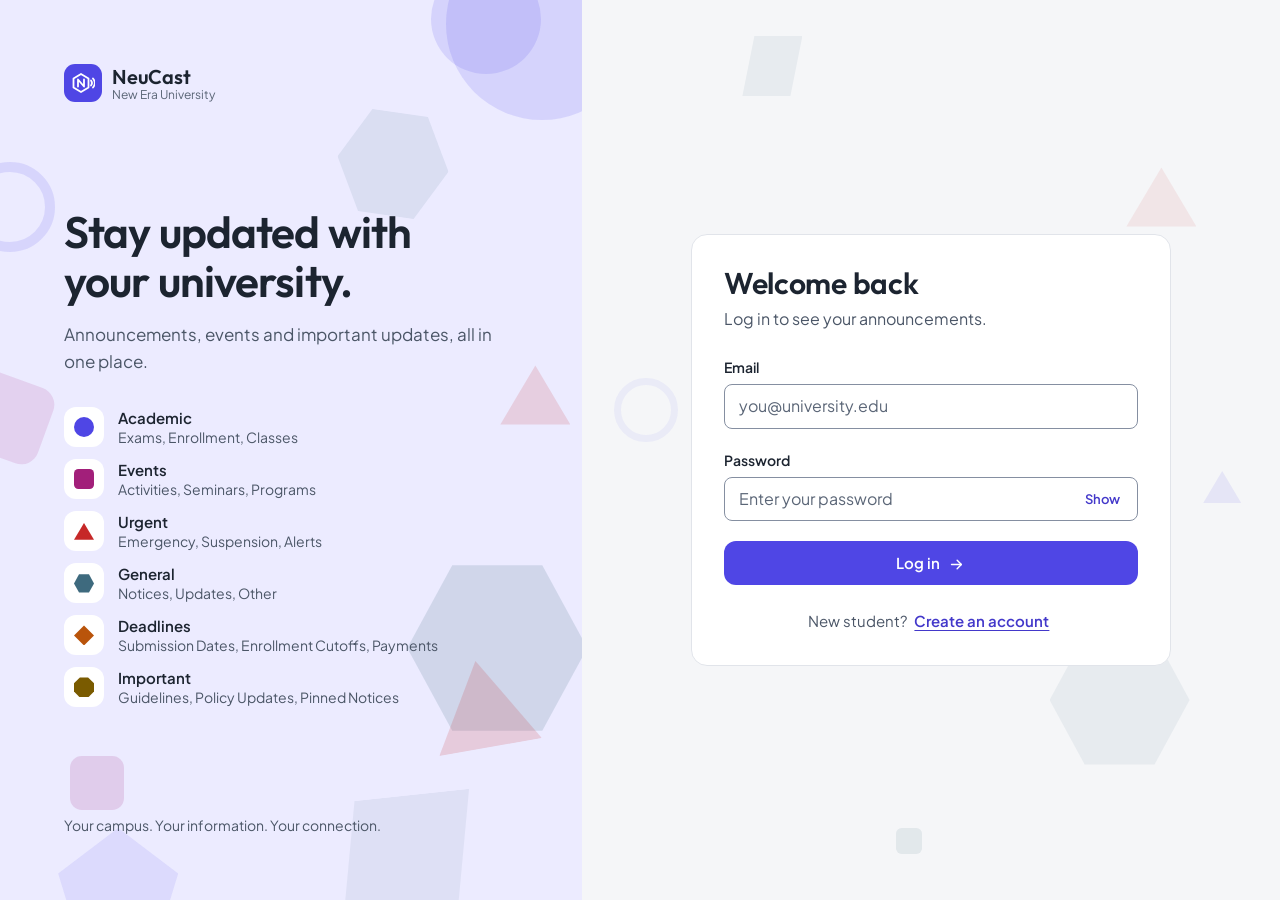
<file: profile.html>
<!DOCTYPE html>
<html lang="en">
<head>
    <meta charset="UTF-8">
    <meta name="viewport" content="width=device-width, initial-scale=1.0">
    <meta name="theme-color" content="#F5F6F8">
        <link rel="manifest" href="manifest.webmanifest">
    <link rel="apple-touch-icon" href="apple-touch-icon.png">
    <meta name="apple-mobile-web-app-capable" content="yes">
    <meta name="mobile-web-app-capable" content="yes">
    <meta name="apple-mobile-web-app-title" content="NeuCast">
    <title>My Profile - NeuCast</title>
    <script src="theme.js"></script>
    <script src="animations.js"></script>
    <link rel="preconnect" href="https://fonts.googleapis.com">
    <link rel="preconnect" href="https://fonts.gstatic.com" crossorigin>
    <link rel="stylesheet" href="https://fonts.googleapis.com/css2?family=Outfit:wght@500;600&family=Plus+Jakarta+Sans:wght@400;500;600;700&display=swap">
    <link rel="stylesheet" href="tokens.css">
    <link rel="stylesheet" href="base.css">
    <link rel="stylesheet" href="skeleton.css">
    <link rel="stylesheet" href="components.css">
    <link rel="stylesheet" href="auth.css">
    <link rel="stylesheet" href="animations.css">
</head>

<body class="auth-page">
    <a class="skip-link" href="#main">Skip to your profile</a>
    <noscript><p class="alert alert--warning" style="margin:1rem">NeuCast needs JavaScript to show your profile. Please turn it on in your browser.</p></noscript>

    <div class="auth auth--single">
        <main id="main" class="auth-main" tabindex="-1">
            <div class="auth-main__inner">

                <div class="auth-topbar">
                    <a class="brand" href="index.html">
                        <span class="brand-mark" data-icon="neucast" aria-hidden="true"></span>
                        <span class="brand-text"><span class="brand-name">NeuCast</span><span class="brand-sub">New Era University</span></span>
                    </a>
                    <a href="index.html" class="btn btn--secondary btn--sm"><span data-icon="arrowleft"></span> Back to announcements</a>
                </div>

                <div class="panel auth-card">
                    <h1>My profile</h1>
                    <p class="auth-sub">Update your details.</p>

                    <!-- Placeholder with the same footprint as the form; profile.js removes it -->
                    <div id="profileSkeleton" aria-busy="true">
                        <div class="sk-form" aria-hidden="true">
                            <span class="sk sk-block wide"></span>
                            <span class="sk sk-block"></span>
                            <span class="sk sk-block"></span>
                            <span class="sk sk-block"></span>
                            <span class="sk sk-block"></span>
                            <span class="sk sk-block wide" style="width:100%"></span>
                        </div>
                        <span class="sk-status">Loading your profile...</span>
                    </div>

                    <div id="profileContent" hidden>
                        <form id="profileForm" class="auth-form" novalidate>
                            <div class="field field--wide">
                                <label for="fullName">Full name</label>
                                <input type="text" id="fullName" class="input" autocomplete="name" aria-required="true">
                            </div>
                            <div class="field">
                                <label for="studentId">Student ID number</label>
                                <input type="text" id="studentId" class="input" readonly aria-describedby="lockedHint">
                            </div>
                            <div class="field">
                                <label for="email">Email</label>
                                <input type="email" id="email" class="input" readonly aria-describedby="lockedHint">
                            </div>
                            <p id="lockedHint" class="field__hint">Your student ID and email can't be changed.</p>
                            <div class="field">
                                <label for="course">Course</label>
                                <select id="course" class="input"></select>
                            </div>
                            <div class="field">
                                <label for="year">Year level</label>
                                <select id="year" class="input"></select>
                            </div>

                            <p id="profileMessage" class="login-message" role="status" hidden></p>

                            <button type="submit" id="profileBtn" class="btn btn--block">Save changes</button>
                        </form>

                        <h2 class="auth-section-title">Change password</h2>

                        <form id="passwordForm" class="auth-form auth-form--single" novalidate>
                            <div class="field">
                                <label for="currentPassword">Current password</label>
                                <input type="password" id="currentPassword" class="input" placeholder="Enter your current password" autocomplete="current-password" aria-required="true">
                            </div>
                            <div class="field">
                                <label for="newPassword">New password</label>
                                <input type="password" id="newPassword" class="input" placeholder="At least 6 characters" autocomplete="new-password" aria-required="true" aria-describedby="newPasswordHint">
                                <span id="newPasswordHint" class="field__hint">At least 6 characters, and different from the current one.</span>
                            </div>
                            <div class="field">
                                <label for="confirmNewPassword">Confirm new password</label>
                                <input type="password" id="confirmNewPassword" class="input" placeholder="Repeat the new password" autocomplete="new-password" aria-required="true">
                            </div>

                            <p id="passwordMessage" class="login-message" role="status" hidden></p>

                            <button type="submit" id="passwordBtn" class="btn btn--block">Change password</button>
                        </form>

                        <div class="profile-actions">
                            <button id="logoutBtn" type="button" class="btn btn--danger btn--block"><span data-icon="logout"></span> Log out</button>
                        </div>
                    </div>
                </div>

            </div>
        </main>
    </div>

    <script src="boot.js" data-scripts="icons.js ui.js cloud-config.js cloud.js data.js profile.js"></script>
</body>
</html>
</file>
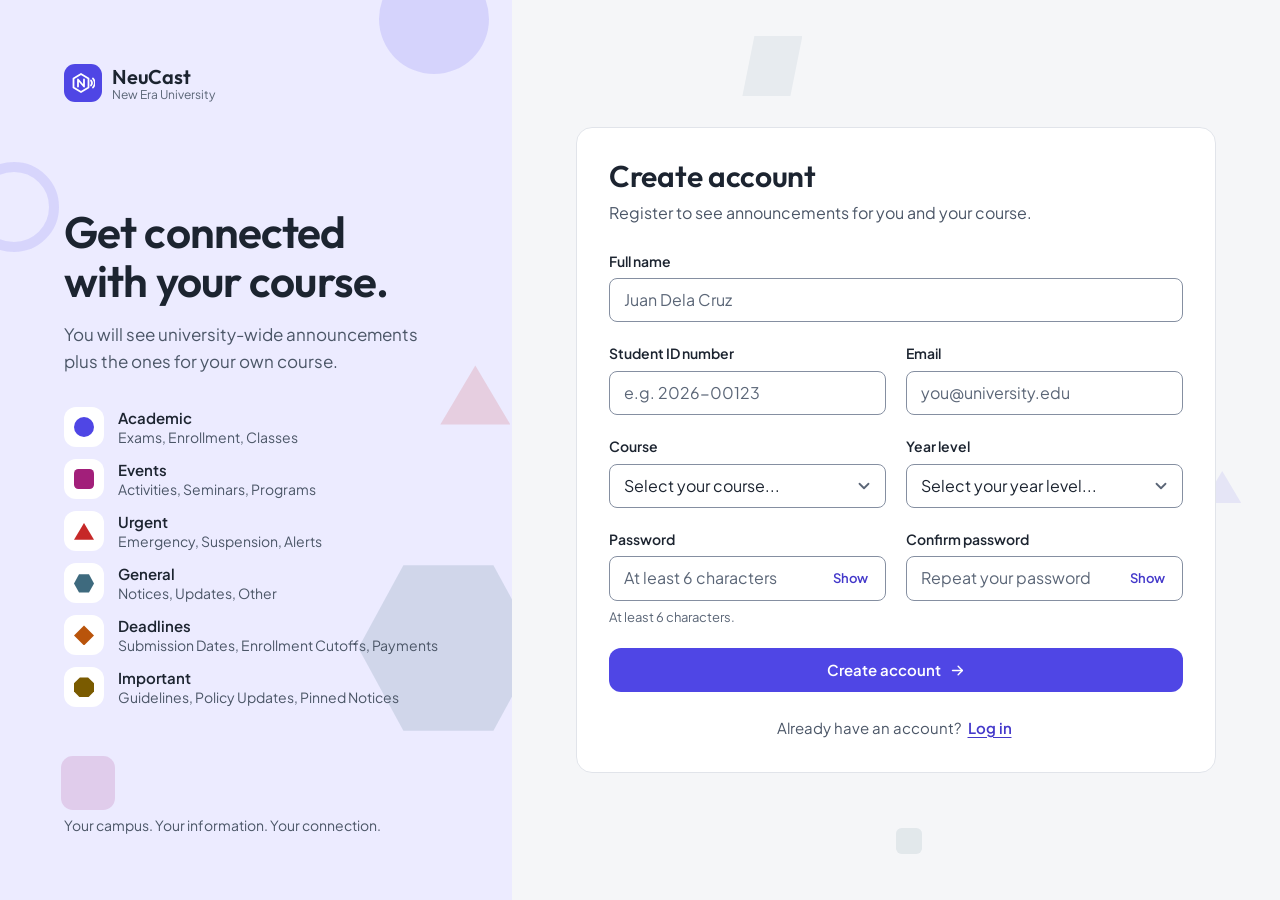
<file: register.html>
<!DOCTYPE html>
<html lang="en">
<head>
    <meta charset="UTF-8">
    <meta name="viewport" content="width=device-width, initial-scale=1.0">
    <meta name="theme-color" content="#F5F6F8">
        <link rel="manifest" href="manifest.webmanifest">
    <link rel="apple-touch-icon" href="apple-touch-icon.png">
    <meta name="apple-mobile-web-app-capable" content="yes">
    <meta name="mobile-web-app-capable" content="yes">
    <meta name="apple-mobile-web-app-title" content="NeuCast">
    <title>Register - NeuCast</title>
    <script src="theme.js"></script>
    <script src="animations.js"></script>
    <link rel="preconnect" href="https://fonts.googleapis.com">
    <link rel="preconnect" href="https://fonts.gstatic.com" crossorigin>
    <link rel="stylesheet" href="https://fonts.googleapis.com/css2?family=Outfit:wght@500;600&family=Plus+Jakarta+Sans:wght@400;500;600;700&display=swap">
    <link rel="stylesheet" href="tokens.css">
    <link rel="stylesheet" href="base.css">
    <link rel="stylesheet" href="skeleton.css">
    <link rel="stylesheet" href="components.css">
    <link rel="stylesheet" href="auth.css">
    <link rel="stylesheet" href="animations.css">
</head>

<body class="auth-page">
    <a class="skip-link" href="#main">Skip to the form</a>
    <noscript><p class="alert alert--warning" style="margin:1rem">NeuCast needs JavaScript to create an account. Please turn it on in your browser.</p></noscript>

    <div class="auth auth--register">

        <aside class="auth-aside" aria-label="About NeuCast">
            <div class="auth-aside__inner">
                <a class="brand" href="login.html">
                    <span class="brand-mark" data-icon="neucast" aria-hidden="true"></span>
                    <span class="brand-text"><span class="brand-name">NeuCast</span><span class="brand-sub">New Era University</span></span>
                </a>

                <div class="auth-aside__copy">
                    <p class="auth-aside__title">Get connected with your course.</p>
                    <p class="auth-aside__text">You will see university-wide announcements plus the ones for your own course.</p>
                    <ul class="auth-legend">
                        <li class="c-academic"><span class="shape-tile"><span class="shape circle" aria-hidden="true"></span></span><span><strong>Academic</strong><span class="desc">Exams, Enrollment, Classes</span></span></li>
                        <li class="c-events"><span class="shape-tile"><span class="shape square" aria-hidden="true"></span></span><span><strong>Events</strong><span class="desc">Activities, Seminars, Programs</span></span></li>
                        <li class="c-urgent"><span class="shape-tile"><span class="shape triangle" aria-hidden="true"></span></span><span><strong>Urgent</strong><span class="desc">Emergency, Suspension, Alerts</span></span></li>
                        <li class="c-general"><span class="shape-tile"><span class="shape hexagon" aria-hidden="true"></span></span><span><strong>General</strong><span class="desc">Notices, Updates, Other</span></span></li>
                        <li class="c-deadlines"><span class="shape-tile"><span class="shape diamond" aria-hidden="true"></span></span><span><strong>Deadlines</strong><span class="desc">Submission Dates, Enrollment Cutoffs, Payments</span></span></li>
                        <li class="c-important"><span class="shape-tile"><span class="shape octagon" aria-hidden="true"></span></span><span><strong>Important</strong><span class="desc">Guidelines, Policy Updates, Pinned Notices</span></span></li>
                    </ul>
                </div>

                <p class="auth-aside__foot">Your campus. Your information. Your connection.</p>
            </div>
        </aside>

        <main id="main" class="auth-main" tabindex="-1">
            <div class="auth-main__inner">
                <a class="brand auth-mobile-brand" href="login.html">
                    <span class="brand-mark" data-icon="neucast" aria-hidden="true"></span>
                    <span class="brand-text"><span class="brand-name">NeuCast</span><span class="brand-sub">New Era University</span></span>
                </a>

                <div class="panel auth-card">
                    <h1>Create account</h1>
                    <p class="auth-sub">Register to see announcements for you and your course.</p>

                    <form id="registerForm" class="auth-form" novalidate>
                        <div class="field field--wide">
                            <label for="fullName">Full name</label>
                            <input type="text" id="fullName" class="input" placeholder="Juan Dela Cruz" autocomplete="name" aria-required="true">
                        </div>

                        <div class="field">
                            <label for="studentId">Student ID number</label>
                            <input type="text" id="studentId" class="input" placeholder="e.g. 2026-00123" autocomplete="off" aria-required="true">
                        </div>

                        <div class="field">
                            <label for="email">Email</label>
                            <input type="email" id="email" class="input" placeholder="you@university.edu" autocomplete="email" inputmode="email" aria-required="true">
                        </div>

                        <div class="field">
                            <label for="course">Course</label>
                            <select id="course" class="input" aria-required="true">
                                <option value="">Select your course...</option>
                            </select>
                        </div>

                        <div class="field">
                            <label for="year">Year level</label>
                            <select id="year" class="input" aria-required="true">
                                <option value="">Select your year level...</option>
                            </select>
                        </div>

                        <div class="field">
                            <label for="password">Password</label>
                            <input type="password" id="password" class="input" placeholder="At least 6 characters" autocomplete="new-password" aria-required="true" aria-describedby="passwordHint">
                            <span id="passwordHint" class="field__hint">At least 6 characters.</span>
                        </div>

                        <div class="field">
                            <label for="confirmPassword">Confirm password</label>
                            <input type="password" id="confirmPassword" class="input" placeholder="Repeat your password" autocomplete="new-password" aria-required="true">
                        </div>

                        <p id="registerMessage" class="login-message error" role="alert" hidden></p>

                        <button type="submit" id="registerBtn" class="btn btn--block">Create account <span data-icon="arrowright"></span></button>
                    </form>

                    <p class="auth-switch">Already have an account? <a href="login.html">Log in</a></p>
                </div>
            </div>
        </main>

    </div>

    <script src="boot.js" data-scripts="icons.js ui.js cloud-config.js cloud.js data.js register.js"></script>
</body>
</html>
</file>
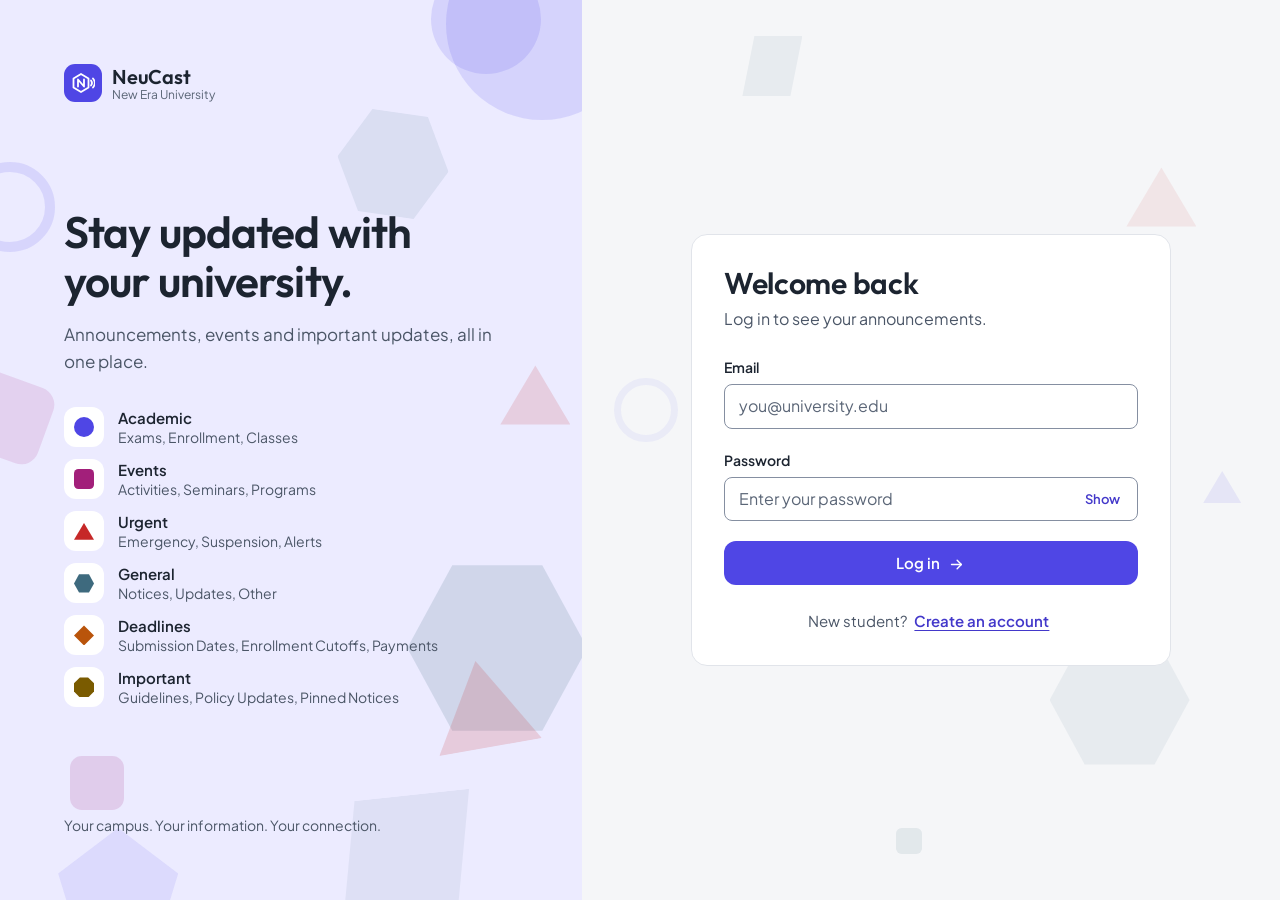
<file: safety.html>
<!DOCTYPE html>
<html lang="en">
<head>
  <meta charset="UTF-8">
  <meta name="viewport" content="width=device-width, initial-scale=1.0">
  <meta name="theme-color" content="#F5F6F8">
      <link rel="manifest" href="manifest.webmanifest">
    <link rel="apple-touch-icon" href="apple-touch-icon.png">
    <meta name="apple-mobile-web-app-capable" content="yes">
    <meta name="mobile-web-app-capable" content="yes">
    <meta name="apple-mobile-web-app-title" content="NeuCast">
    <title>Health &amp; Safety - NeuCast</title>
  <script src="theme.js"></script>
  <script src="animations.js"></script>
  <link rel="preconnect" href="https://fonts.googleapis.com">
  <link rel="preconnect" href="https://fonts.gstatic.com" crossorigin>
  <link rel="stylesheet" href="https://fonts.googleapis.com/css2?family=Outfit:wght@500;600&family=Plus+Jakarta+Sans:wght@400;500;600;700&display=swap">
  <link rel="stylesheet" href="tokens.css">
  <link rel="stylesheet" href="base.css">
  <link rel="stylesheet" href="skeleton.css">
  <link rel="stylesheet" href="components.css">
  <link rel="stylesheet" href="home.css">
  <link rel="stylesheet" href="feature.css">
  <link rel="stylesheet" href="safety.css">
  <link rel="stylesheet" href="notify.css">
  <link rel="stylesheet" href="animations.css">
</head>

<body id="top">
  <a class="skip-link" href="#safetyList">Skip to safety bulletins</a>

  <header class="site-header">
    <div class="site-header__inner">
      <a href="index.html#top" class="brand" aria-label="NeuCast home">
        <span class="brand-mark" data-icon="neucast"></span>
        <span class="brand-text">
          <span class="brand-name">NeuCast</span>
          <span class="brand-sub">University Information System</span>
        </span>
      </a>

      <nav id="mainNav" class="topnav" aria-label="Main">
        <a href="index.html#announcements" class="nav-link">Announcements</a>
        <a href="archive.html" class="nav-link">Archive</a>
        <a href="feedback.html" class="nav-link">Feedback</a>
      </nav>

      <div class="top-right">
        <a href="index.html#top" id="userLink" class="user">
          <span class="avatar" data-icon="user" aria-hidden="true"></span>
          <span class="user-text"><strong id="userName">Hello</strong><small id="userSub"></small></span>
        </a>
        <button type="button" id="menuBtn" class="icon-btn menu-btn" aria-label="Menu" aria-expanded="false" aria-controls="mainNav"><span data-icon="menu"></span></button>
      </div>
    </div>
  </header>

  <main id="main" class="main feature-main" tabindex="-1">

    <section class="feature-intro c-safety" aria-labelledby="safetyTitle">
      <span class="shape-tile lg"><span class="shape parallelogram" aria-hidden="true"></span></span>
      <div>
        <h1 id="safetyTitle">Health &amp; Campus Safety Protocol</h1>
        <p>Hazard warnings, facility closures, weather disruptions, and clinic or health advisories, weighted for fast recognition.</p>
      </div>
    </section>

    <div id="safetyTools" class="filter-row" role="group" aria-label="Filter"></div>

    <p id="safetyCount" class="result-count" role="status" aria-live="polite"></p>

    <div id="safetyList" class="notices safety-grid" aria-busy="true">
      <div class="sk-group" data-skeleton>
        <div class="sk-notice" aria-hidden="true"><span class="sk sk-tile"></span><div><div class="sk-notice__meta"><span class="sk" style="width:5.5rem"></span><span class="sk" style="width:3.5rem"></span></div><span class="sk sk-line lg w-80"></span><span class="sk sk-line w-100"></span><span class="sk sk-line w-60"></span></div></div>
        <span class="sk-status">Loading bulletins...</span>
      </div>
    </div>

    <div id="safetyEmpty" class="empty" hidden>
      <span class="shape-tile lg c-safety"><span class="shape parallelogram" aria-hidden="true"></span></span>
      <h3>No active safety bulletins</h3>
      <p>Nothing hazard-related is posted right now. That's good news.</p>
    </div>

  </main>

  <footer class="footer">
    <div>
      <strong>NeuCast · University Information System</strong>
      <em class="footer__quote">"Godliness is the foundation of knowledge"</em>
    </div>
    <div class="footer-links">
      <a class="link-btn" href="index.html#about">About NeuCast</a>
    </div>
  </footer>

  <script src="boot.js" data-scripts="icons.js ui.js cloud-config.js cloud.js data.js feature-nav.js safety.js push.js notify.js"></script>
</body>
</html>
</file>
<file: tokens.css>
/* =====================================================
   NEUCAST DESIGN TOKENS  ("Calm Geometry")
   The single source of truth. Every other stylesheet reads these.
   To re-theme the site, change values in this file only.

   Color has three separate jobs, and they never share a color:
     1. BRAND / ACTION  --primary        buttons, links, selected, focus
     2. STATUS (meaning) --success --warning --danger --info
                         confirmed / needs attention / error / FYI
     3. CATEGORY (identity) --cat-academic --cat-events --cat-urgent --cat-general
                         always paired with a SHAPE, so color is never the only clue
   Every text/background pair below was checked for WCAG 2.2 AA
   (4.5:1 for text, 3:1 for shapes, icons and control borders).
   ===================================================== */

:root {
    color-scheme: light;

    /* --- Surfaces: soft off-white, never pure white-on-black glare --- */
    --canvas:   #F5F6F8;
    --surface:  #FFFFFF;
    --surface-2:#EEF0F4;
    --line:     #E1E4EA;        /* hairline dividers (decorative) */
    --line-strong: #858FA1;     /* control borders: 3:1 on canvas and surface */

    /* --- Text --- */
    --text:   #1C2430;
    --text-2: #4B5667;
    --muted:  #5B6677;

    /* --- Brand / action --- */
    --primary:       #4F46E5;
    --primary-hover: #4338CA;
    --on-primary:    #FFFFFF;
    --primary-soft:  #ECEBFF;
    --primary-ink:   #3730A3;
    --link:          #4338CA;
    --focus:         #4F46E5;

    /* --- Status --- */
    --success: #17693A; --success-soft: #E6F5EC; --success-ink: #17693A;
    --warning: #B26A00; --warning-soft: #FFF3D1; --warning-ink: #7A4B00;
    --danger:  #B3261E; --danger-soft:  #FDECEA; --danger-ink:  #B3261E;
    --info:    #0A5E94; --info-soft:    #E5F1FA; --info-ink:    #0A5E94;

    /* --- Category identity (shape + color) --- */
    --cat-academic: #4F46E5; --cat-academic-soft: #ECEBFF; --cat-academic-ink: #3730A3;
    --cat-events:   #A21F7A; --cat-events-soft:   #FBEAF5; --cat-events-ink:   #8C1A68;
    --cat-urgent:   #C62828; --cat-urgent-soft:   #FDECEC; --cat-urgent-ink:   #A61E1E;
    --cat-general:  #3E6A7E; --cat-general-soft:  #E8F0F3; --cat-general-ink:  #2F566A;
    --cat-deadlines: #B9540B; --cat-deadlines-soft: #FCEEDF; --cat-deadlines-ink: #8A3F08;
    --cat-important: #7A5B00; --cat-important-soft: #F5EFD6; --cat-important-ink: #5C4500;
    --cat-careers: #0E7C66; --cat-careers-soft: #E3F5F0; --cat-careers-ink: #0B5F4F;
    --cat-safety:  #B3261E; --cat-safety-soft:  #FDECEA; --cat-safety-ink:  #8E1D17;

    /* --- Shape, spacing, elevation --- */
    --r-sm: 8px;
    --r:    12px;
    --r-lg: 16px;
    --r-pill: 999px;

    --sp-1: .25rem;  --sp-2: .5rem;  --sp-3: .75rem; --sp-4: 1rem;
    --sp-5: 1.5rem;  --sp-6: 2rem;   --sp-7: 3rem;   --sp-8: 4rem;

    --shadow-pop: 0 10px 32px rgba(20, 28, 44, .16), 0 1px 3px rgba(20, 28, 44, .08);
    --scrim: rgba(18, 22, 32, .52);

    /* --- Type --- */
    --font-display: "Outfit", system-ui, -apple-system, "Segoe UI", sans-serif;
    --font: "Plus Jakarta Sans", system-ui, -apple-system, "Segoe UI", sans-serif;

    /* --- Motion: short and quiet --- */
    --dur-1: 120ms;
    --dur-2: 220ms;
    --ease: cubic-bezier(.2, .7, .2, 1);

    /* --- Layout --- */
    --container: 1280px;
    --gutter: clamp(1rem, 3vw, 2rem);
    --tap: 2.75rem;            /* 44px minimum touch target */
    --header-h: 4rem;
}

/* Dark: deep blue-gray, never pure black; text is soft white */
:root[data-theme="dark"] {
    color-scheme: dark;

    --canvas:   #12151C;
    --surface:  #1A1E27;
    --surface-2:#232835;
    --line:     #2B3140;
    --line-strong: #7C8699;

    --text:   #E8EBF0;
    --text-2: #B9C0CC;
    --muted:  #9BA4B3;

    --primary:       #8B85FF;
    --primary-hover: #A09BFF;
    --on-primary:    #12123A;
    --primary-soft:  #25244A;
    --primary-ink:   #C9C6FF;
    --link:          #A9A4FF;
    --focus:         #A9A4FF;

    --success: #5CCB8A; --success-soft: #16301F; --success-ink: #8FE0AE;
    --warning: #E8B04A; --warning-soft: #3A2D0D; --warning-ink: #F2CB74;
    --danger:  #FF8A80; --danger-soft:  #3B1F22; --danger-ink:  #FFB4AE;
    --info:    #6DB6EA; --info-soft:    #14293A; --info-ink:    #8CC8F2;

    --cat-academic: #A9A4FF; --cat-academic-soft: #25244A; --cat-academic-ink: #C9C6FF;
    --cat-events:   #F08CCB; --cat-events-soft:   #3A1F33; --cat-events-ink:   #F5B8E0;
    --cat-urgent:   #FF8A80; --cat-urgent-soft:   #3B1F22; --cat-urgent-ink:   #FFB4AE;
    --cat-general:  #8FBACB; --cat-general-soft:  #1F313A; --cat-general-ink:  #B5D3DF;
    --cat-deadlines: #F2A94E; --cat-deadlines-soft: #3A2A12; --cat-deadlines-ink: #F7C684;
    --cat-important: #D8C457; --cat-important-soft: #332E0F; --cat-important-ink: #E8D685;
    --cat-careers: #5FD9BE; --cat-careers-soft: #10332B; --cat-careers-ink: #9BEBD8;
    --cat-safety:  #FF8A80; --cat-safety-soft:  #3B1F22; --cat-safety-ink:  #FFB4AE;

    --shadow-pop: 0 12px 36px rgba(0, 0, 0, .5), 0 1px 3px rgba(0, 0, 0, .4);
    --scrim: rgba(4, 6, 10, .66);
}

/* Text size setting (Settings > Text size). Everything is in rem, so it scales. */
html[data-text="small"] { font-size: 93.75%; }
html[data-text="large"] { font-size: 112.5%; }

/* Category scopes: put c-<key> on any element to set --c, --c-soft, --c-ink for its children */
.c-academic { --c: var(--cat-academic); --c-soft: var(--cat-academic-soft); --c-ink: var(--cat-academic-ink); }
.c-events   { --c: var(--cat-events);   --c-soft: var(--cat-events-soft);   --c-ink: var(--cat-events-ink); }
.c-urgent   { --c: var(--cat-urgent);   --c-soft: var(--cat-urgent-soft);   --c-ink: var(--cat-urgent-ink); }
.c-general  { --c: var(--cat-general);  --c-soft: var(--cat-general-soft);  --c-ink: var(--cat-general-ink); }
.c-deadlines { --c: var(--cat-deadlines); --c-soft: var(--cat-deadlines-soft); --c-ink: var(--cat-deadlines-ink); }
.c-important { --c: var(--cat-important); --c-soft: var(--cat-important-soft); --c-ink: var(--cat-important-ink); }
.c-careers   { --c: var(--cat-careers);   --c-soft: var(--cat-careers-soft);   --c-ink: var(--cat-careers-ink); }
.c-safety    { --c: var(--cat-safety);    --c-soft: var(--cat-safety-soft);    --c-ink: var(--cat-safety-ink); }

/* Calculator-only shapes (in the geometry calculator widget) stay neutral regardless of
   whether that same shape is also used, elsewhere, as a category identity (trapezoid = Careers,
   parallelogram = Safety): the calculator is a general math tool, not a category view. */
.k-rectangle, .k-parallelogram, .k-trapezoid, .k-pentagon { --c: var(--text-2); --c-soft: var(--surface-2); --c-ink: var(--text); }
</file>
<file: base.css>
/* =====================================================
   NEUCAST BASE
   Reset, typography, focus, icons, shapes, motion.
   ===================================================== */

*, *::before, *::after { box-sizing: border-box; }
html { -webkit-text-size-adjust: 100%; scroll-behavior: smooth; }
body {
    margin: 0;
    font-family: var(--font);
    font-size: 1rem;
    font-weight: 400;
    line-height: 1.6;
    color: var(--text);
    background: var(--canvas);
    -webkit-font-smoothing: antialiased;
    text-rendering: optimizeLegibility;
}
body.is-locked { overflow: hidden; }

h1, h2, h3, h4 {
    margin: 0;
    font-family: var(--font-display);
    font-weight: 600;
    line-height: 1.2;
    letter-spacing: -.01em;
    text-wrap: balance;
}
h1 { font-size: clamp(1.75rem, 1.3rem + 1.6vw, 2.5rem); line-height: 1.12; }
h2 { font-size: clamp(1.25rem, 1.1rem + .6vw, 1.5rem); }
h3 { font-size: 1.0625rem; }
p { margin: 0; text-wrap: pretty; }
a { color: var(--link); text-underline-offset: .18em; }
a:hover { text-decoration-thickness: 2px; }
button, input, select, textarea { font: inherit; color: inherit; }
button { cursor: pointer; }
strong, b { font-weight: 600; }
small { font-size: .8125rem; }
[hidden] { display: none !important; }
::selection { background: var(--primary-soft); color: var(--primary-ink); }

.sr-only {
    position: absolute; width: 1px; height: 1px; margin: -1px; padding: 0; overflow: hidden;
    clip: rect(0 0 0 0); clip-path: inset(50%); white-space: nowrap; border: 0;
}

/* Focus: one clear, 3:1 ring everywhere. Never removed, never a soft glow. */
:focus-visible { outline: 2px solid var(--focus); outline-offset: 2px; }
:focus:not(:focus-visible) { outline: none; }
main:focus { outline: none; }

/* Skip link: first thing a keyboard user reaches */
.skip-link {
    position: fixed; z-index: 300; top: .5rem; left: .5rem;
    padding: .625rem 1rem; border-radius: var(--r-sm);
    background: var(--primary); color: var(--on-primary); font-weight: 600; text-decoration: none;
    transform: translateY(-200%);
}
.skip-link:focus { transform: none; }

/* Icons (drawn by icons.js) */
.icon {
    width: 1.125em; height: 1.125em; flex-shrink: 0; vertical-align: -.2em;
    fill: none; stroke: currentColor; stroke-width: 2; stroke-linecap: round; stroke-linejoin: round;
}

/* ---------- Shapes: flat, solid, one color. The identity of NeuCast. ---------- */
.shape {
    display: block; flex-shrink: 0;
    width: var(--s, 1.5rem); height: var(--s, 1.5rem);
    background: var(--c, var(--primary));
}
.shape.xs { --s: .75rem; }
.shape.sm { --s: 1.125rem; }
.shape.lg { --s: 2.5rem; }
.shape.circle { border-radius: 50%; }
.shape.square { border-radius: 22%; }
.shape.rectangle { border-radius: 14%; }
.shape.triangle      { clip-path: polygon(50% 8%, 100% 92%, 0 92%); }
.shape.hexagon       { clip-path: polygon(25% 4%, 75% 4%, 100% 50%, 75% 96%, 25% 96%, 0 50%); }
.shape.parallelogram { clip-path: polygon(20% 0, 100% 0, 80% 100%, 0 100%); }
.shape.trapezoid     { clip-path: polygon(20% 0, 80% 0, 100% 100%, 0 100%); }
.shape.pentagon      { clip-path: polygon(50% 0, 100% 38%, 81% 100%, 19% 100%, 0 38%); }
.shape.diamond       { clip-path: polygon(50% 0, 100% 50%, 50% 100%, 0 50%); }
.shape.octagon       { clip-path: polygon(29.3% 0, 70.7% 0, 100% 29.3%, 100% 70.7%, 70.7% 100%, 29.3% 100%, 0 70.7%, 0 29.3%); }

/* A shape sitting in a soft tinted tile: the standard way to show a category */
.shape-tile {
    display: grid; place-items: center; flex-shrink: 0;
    width: 2.5rem; height: 2.5rem; border-radius: var(--r);
    background: var(--c-soft, var(--surface-2));
}
.shape-tile .shape { --s: 1.25rem; }
.shape-tile.lg { width: 3rem; height: 3rem; }
.shape-tile.lg .shape { --s: 1.5rem; }
.shape-tile.sm { width: 2rem; height: 2rem; border-radius: var(--r-sm); }
.shape-tile.sm .shape { --s: 1rem; }

/* ---------- Motion ---------- */
@keyframes spin { to { transform: rotate(360deg); } }
@media (prefers-reduced-motion: reduce) {
    *, *::before, *::after { animation-duration: .001ms !important; animation-iteration-count: 1 !important; transition-duration: .001ms !important; scroll-behavior: auto !important; }
}

/* Windows high-contrast: keep shapes and borders visible */
@media (forced-colors: active) {
    .shape { forced-color-adjust: none; }
    .btn, .chip, .input, .panel { border: 1px solid CanvasText; }
}
</file>
<file: skeleton.css>
/* =====================================================
   NEUCAST SKELETON LOADERS
   Placeholders with the SAME layout as the real content, so the page
   does not jump when data arrives.

   Blocks   .sk  .sk-line (.w-20 .w-30 .w-40 .w-60 .w-80 .w-100 .lg)  .sk-circle  .sk-tile  .sk-pill  .sk-block
   Parts    .sk-notice  .sk-row  .sk-stat  .sk-ring  .sk-calendar  .sk-form
   Wrapper  <div class="sk-group" aria-busy="true"> ... </div>

   - A soft light sweep moves across every block.
   - With "reduce motion" on, the sweep stops; blocks sit still.
   - Screen readers hear one "Loading..." (.sk-status), not the shapes.
   - Colors come from --surface-2, so they are gentle in dark mode too.
   ===================================================== */

.sk {
    --sk-glow: color-mix(in srgb, var(--surface) 70%, var(--surface-2));
    position: relative; display: block; overflow: hidden;
    background: var(--surface-2); border-radius: var(--r-sm);
}
.sk::after {
    content: ""; position: absolute; inset: 0;
    background: linear-gradient(100deg, transparent 20%, var(--sk-glow) 50%, transparent 80%);
    transform: translateX(-100%);
    animation: sk-sweep 1.5s var(--ease) infinite;
}
@keyframes sk-sweep { to { transform: translateX(100%); } }
@media (prefers-reduced-motion: reduce) { .sk::after { animation: none; display: none; } }

.sk-line { height: .75rem; border-radius: 6px; }
.sk-line + .sk-line { margin-top: .625rem; }
.sk-line.lg { height: 1.125rem; }
.sk-line.w-20 { width: 20%; } .sk-line.w-30 { width: 30%; } .sk-line.w-40 { width: 40%; }
.sk-line.w-60 { width: 60%; } .sk-line.w-80 { width: 80%; } .sk-line.w-100 { width: 100%; }
.sk-circle { border-radius: 50%; width: 2.5rem; height: 2.5rem; flex-shrink: 0; }
.sk-block { border-radius: var(--r); min-height: 2.5rem; }
.sk-tile { width: 2.5rem; height: 2.5rem; border-radius: var(--r); flex-shrink: 0; }
.sk-pill { height: 2.25rem; width: 6rem; border-radius: var(--r-pill); }

.sk-notice {
    display: grid; grid-template-columns: auto minmax(0, 1fr); gap: var(--sp-4); align-items: start;
    padding: var(--sp-4) var(--sp-5); background: var(--surface); border: 1px solid var(--line); border-radius: var(--r-lg);
}
.sk-notice__meta { display: flex; gap: var(--sp-2); margin-bottom: var(--sp-3); }
.sk-notice__meta .sk { height: 1.25rem; border-radius: var(--r-pill); }
.sk-notice__foot { display: flex; justify-content: space-between; align-items: center; margin-top: var(--sp-4); }

.sk-row { display: flex; align-items: center; gap: var(--sp-3); padding: var(--sp-3) var(--sp-4); background: var(--surface); border: 1px solid var(--line); border-radius: var(--r); }
.sk-row > div { flex: 1; min-width: 0; }

.sk-stat { display: flex; align-items: center; gap: var(--sp-4); padding: var(--sp-4) var(--sp-5); background: var(--surface); border: 1px solid var(--line); border-radius: var(--r-lg); }
.sk-stat > div { flex: 1; }

.sk-ring { display: flex; align-items: center; gap: var(--sp-4); padding: var(--sp-4); background: var(--surface); border: 1px solid var(--line); border-radius: var(--r-lg); }
.sk-ring .sk-circle { width: 3.5rem; height: 3.5rem; }
.sk-ring > div { flex: 1; }

.sk-calendar { padding: var(--sp-4); background: var(--surface); border: 1px solid var(--line); border-radius: var(--r-lg); }
.sk-calendar__grid { display: grid; grid-template-columns: repeat(7, 1fr); gap: 6px; margin-top: var(--sp-4); }
.sk-calendar__grid .sk { aspect-ratio: 1; border-radius: var(--r-sm); }

.sk-form { display: grid; gap: var(--sp-4); }
.sk-form .sk-block { min-height: 3rem; }

.sk-group { display: grid; gap: var(--sp-4); }
.sk-status { position: absolute; width: 1px; height: 1px; overflow: hidden; clip: rect(0 0 0 0); white-space: nowrap; }

.sk-fade-in { animation: sk-in var(--dur-2) var(--ease) both; }
@keyframes sk-in { from { opacity: 0; } to { opacity: 1; } }

/* Busy button: a small spinner appears in front of the label (NeuUI.busy) */
.is-busy { pointer-events: none; cursor: progress; }
.is-busy::before {
    content: ""; flex-shrink: 0; width: 1em; height: 1em;
    border-radius: 50%; border: 2px solid currentColor; border-right-color: transparent;
    animation: spin .7s linear infinite;
}
@media (prefers-reduced-motion: reduce) {
    .is-busy::before { animation: none; border-right-color: currentColor; opacity: .6; }
}
</file>
<file: components.css>
/* =====================================================
   NEUCAST COMPONENTS  (reusable, page-agnostic)

     .btn      + --secondary --ghost --danger --danger-solid --sm --block --icon
     .icon-btn (round icon-only)       .link-btn
     .chip     (filter toggle; aria-pressed="true" = selected)
     .tag      + --primary --success --warning --danger --info  (status, with icon)
     .field + .input  (text, select, textarea)    .switch    .segmented
     .panel    + __head __body
     .modal    + __dialog __head __body __foot    (managed by ui.js)
     .toast    (NeuUI.toast)      .login-message / .alert  (status banner)
     .empty    (nothing here yet)  .meter (progress)
     .brand  .site-header
   ===================================================== */

:root {
    --ic-check: url("data:image/svg+xml,%3Csvg xmlns='http://www.w3.org/2000/svg' viewBox='0 0 24 24' fill='none' stroke='black' stroke-width='2.4' stroke-linecap='round' stroke-linejoin='round'%3E%3Cpath d='m5 12.5 4.5 4.5L19 7.5'/%3E%3C/svg%3E");
    --ic-alert: url("data:image/svg+xml,%3Csvg xmlns='http://www.w3.org/2000/svg' viewBox='0 0 24 24' fill='none' stroke='black' stroke-width='2.2' stroke-linecap='round' stroke-linejoin='round'%3E%3Cpath d='M12 4 3 19.5h18z'/%3E%3Cpath d='M12 10v4'/%3E%3Cpath d='M12 17v.01'/%3E%3C/svg%3E");
    --ic-info: url("data:image/svg+xml,%3Csvg xmlns='http://www.w3.org/2000/svg' viewBox='0 0 24 24' fill='none' stroke='black' stroke-width='2.2' stroke-linecap='round' stroke-linejoin='round'%3E%3Ccircle cx='12' cy='12' r='9'/%3E%3Cpath d='M12 11v6'/%3E%3Cpath d='M12 7.5v.01'/%3E%3C/svg%3E");
    --chevron: url("data:image/svg+xml,%3Csvg xmlns='http://www.w3.org/2000/svg' viewBox='0 0 24 24' fill='none' stroke='%235B6677' stroke-width='2.4' stroke-linecap='round' stroke-linejoin='round'%3E%3Cpath d='m6 9 6 6 6-6'/%3E%3C/svg%3E");
}
:root[data-theme="dark"] {
    --chevron: url("data:image/svg+xml,%3Csvg xmlns='http://www.w3.org/2000/svg' viewBox='0 0 24 24' fill='none' stroke='%239BA4B3' stroke-width='2.4' stroke-linecap='round' stroke-linejoin='round'%3E%3Cpath d='m6 9 6 6 6-6'/%3E%3C/svg%3E");
}

/* ---------- Button ---------- */
.btn {
    display: inline-flex; align-items: center; justify-content: center; gap: .5rem;
    min-height: var(--tap); padding: 0 1.125rem;
    border: 1px solid transparent; border-radius: var(--r);
    background: var(--primary); color: var(--on-primary);
    font-family: var(--font); font-size: .9375rem; font-weight: 600; line-height: 1.2; text-decoration: none; white-space: nowrap;
    transition: background-color var(--dur-1) linear, border-color var(--dur-1) linear, color var(--dur-1) linear;
}
.btn:hover { background: var(--primary-hover); text-decoration: none; }
.btn:active { transform: translateY(1px); }
.btn--secondary { background: var(--surface); color: var(--text); border-color: var(--line-strong); }
.btn--secondary:hover { background: var(--surface-2); }
.btn--ghost { background: transparent; color: var(--text-2); }
.btn--ghost:hover { background: var(--surface-2); color: var(--text); }
.btn--danger { background: var(--surface); color: var(--danger-ink); border-color: var(--danger); }
.btn--danger:hover { background: var(--danger-soft); }
.btn--danger-solid { background: var(--danger); color: #fff; }
.btn--danger-solid:hover { background: var(--danger); filter: brightness(.92); }
:root[data-theme="dark"] .btn--danger-solid { color: #12151C; }
.btn--sm { min-height: 2.25rem; padding: 0 .875rem; font-size: .875rem; border-radius: var(--r-sm); }
.btn--block { display: flex; width: 100%; }
.btn--icon { width: var(--tap); padding: 0; }
.btn[disabled], .btn[aria-disabled="true"] { opacity: .55; pointer-events: none; }
.btn .icon { margin: 0; }
@media (pointer: coarse) { .btn--sm { min-height: var(--tap); } }

.icon-btn {
    position: relative; display: inline-grid; place-items: center; flex-shrink: 0;
    width: var(--tap); height: var(--tap); padding: 0;
    border: 1px solid transparent; border-radius: 50%; background: transparent; color: var(--text-2);
    transition: background-color var(--dur-1) linear, color var(--dur-1) linear;
}
.icon-btn:hover { background: var(--surface-2); color: var(--text); }
.icon-btn .icon { width: 1.375rem; height: 1.375rem; margin: 0; }

.link-btn { padding: .25rem 0; border: 0; background: none; color: var(--link); font-weight: 600; text-decoration: underline; text-underline-offset: .18em; }
.link-btn:hover { text-decoration-thickness: 2px; }

/* ---------- Chip: filter toggle ---------- */
.chip {
    display: inline-flex; align-items: center; gap: .5rem; min-height: 2.25rem; padding: 0 .875rem;
    border: 1px solid var(--line-strong); border-radius: var(--r-pill);
    background: var(--surface); color: var(--text);
    font-size: .875rem; font-weight: 500; white-space: nowrap;
    transition: background-color var(--dur-1) linear, border-color var(--dur-1) linear;
}
.chip:hover { background: var(--surface-2); }
.chip[aria-pressed="true"], .chip.is-active {
    background: var(--c-soft, var(--primary-soft)); color: var(--c-ink, var(--primary-ink));
    border-color: var(--c, var(--primary)); font-weight: 600; box-shadow: inset 0 0 0 1px var(--c, var(--primary));
}
.chip__count {
    min-width: 1.5rem; padding: 0 .4rem; border-radius: var(--r-pill);
    background: var(--surface-2); color: var(--text-2); font-size: .75rem; font-weight: 600; text-align: center; line-height: 1.5rem;
}
.chip[aria-pressed="true"] .chip__count, .chip.is-active .chip__count { background: var(--surface); color: var(--c-ink, var(--primary-ink)); }
.chip .icon { margin: 0; }
@media (pointer: coarse) { .chip { min-height: var(--tap); } }

/* ---------- Tag: short label. Color = meaning, icon = backup ---------- */
.tag {
    display: inline-flex; align-items: center; gap: .375rem; padding: .125rem .625rem;
    border-radius: var(--r-pill); background: var(--surface-2); color: var(--text-2);
    font-size: .75rem; font-weight: 600; line-height: 1.5; white-space: nowrap;
}
.tag .icon { width: .875rem; height: .875rem; margin: 0; }
.tag--primary { background: var(--primary-soft); color: var(--primary-ink); }
.tag--success { background: var(--success-soft); color: var(--success-ink); }
.tag--warning { background: var(--warning-soft); color: var(--warning-ink); }
.tag--danger  { background: var(--danger-soft);  color: var(--danger-ink); }
.tag--info    { background: var(--info-soft);    color: var(--info-ink); }
.tag.c-academic, .tag.c-events, .tag.c-urgent, .tag.c-general, .tag.c-deadlines, .tag.c-important { background: var(--c-soft); color: var(--c-ink); }
.tag .shape { --s: .75rem; }

/* ---------- Form controls ---------- */
.field { display: grid; gap: .375rem; min-width: 0; align-content: start; }
.field > label, .field__label { font-size: .875rem; font-weight: 600; color: var(--text); }
.field__hint { font-size: .8125rem; color: var(--muted); }
.field__error { display: none; align-items: center; gap: .375rem; font-size: .8125rem; font-weight: 500; color: var(--danger-ink); }
.field__error::before { content: ""; width: 1rem; height: 1rem; flex-shrink: 0; background: currentColor; -webkit-mask: var(--ic-alert) center / contain no-repeat; mask: var(--ic-alert) center / contain no-repeat; }
.field.has-error .field__error { display: flex; }

.input {
    width: 100%; min-height: var(--tap); padding: .625rem .875rem;
    border: 1px solid var(--line-strong); border-radius: var(--r-sm);
    background: var(--surface); color: var(--text); font-size: 1rem; line-height: 1.4;
    transition: border-color var(--dur-1) linear, box-shadow var(--dur-1) linear;
}
.input::placeholder { color: var(--muted); opacity: 1; }
.input:hover { border-color: var(--text-2); }
.input:focus, .input:focus-visible { outline: none; border-color: var(--focus); box-shadow: 0 0 0 3px var(--primary-soft), 0 0 0 4px var(--focus); }
.input[aria-invalid="true"] { border-color: var(--danger); }
.input[readonly] { background: var(--surface-2); color: var(--text-2); cursor: not-allowed; }
textarea.input { min-height: 7.5rem; resize: vertical; }
select.input {
    appearance: none; -webkit-appearance: none; cursor: pointer; padding-right: 2.5rem;
    background-image: var(--chevron); background-repeat: no-repeat; background-position: right .75rem center; background-size: 1.125rem;
}
select.input option { color: var(--text); background: var(--surface); }

.pw-wrap { position: relative; }
.pw-wrap .input { padding-right: 4.5rem; }
.pw-toggle {
    position: absolute; top: 50%; right: .375rem; transform: translateY(-50%);
    min-height: 2.25rem; padding: 0 .75rem; border: 0; border-radius: var(--r-sm);
    background: transparent; color: var(--link); font-size: .8125rem; font-weight: 600;
}
.pw-toggle:hover { background: var(--surface-2); }

.switch {
    appearance: none; -webkit-appearance: none; position: relative; flex-shrink: 0;
    width: 2.75rem; height: 1.625rem; margin: 0; border-radius: var(--r-pill);
    background: var(--line-strong); cursor: pointer; transition: background-color var(--dur-2) var(--ease);
}
.switch::before {
    content: ""; position: absolute; top: .1875rem; left: .1875rem; width: 1.25rem; height: 1.25rem; border-radius: 50%;
    background: #fff; transition: transform var(--dur-2) var(--ease);
}
.switch:checked { background: var(--primary); }
.switch:checked::before { transform: translateX(1.125rem); }
:root[data-theme="dark"] .switch:checked::before { background: var(--on-primary); }

input[type="checkbox"]:not(.switch) { width: 1.25rem; height: 1.25rem; accent-color: var(--primary); flex-shrink: 0; }

.segmented { display: inline-flex; padding: .1875rem; gap: .125rem; border-radius: var(--r); background: var(--surface-2); border: 0; margin: 0; min-width: 0; position: relative; }
.segmented input { position: absolute; opacity: 0; width: 1px; height: 1px; }
.segmented label {
    display: inline-flex; align-items: center; justify-content: center; min-height: 2.25rem; padding: 0 .875rem;
    border-radius: calc(var(--r) - 3px); color: var(--text-2); font-size: .875rem; font-weight: 500; cursor: pointer;
}
.segmented label:hover { color: var(--text); }
.segmented input:checked + label { background: var(--surface); color: var(--text); font-weight: 600; box-shadow: 0 0 0 1px var(--line-strong); }
.segmented input:focus-visible + label { outline: 2px solid var(--focus); outline-offset: 2px; }

/* ---------- Panel ---------- */
.panel { background: var(--surface); border: 1px solid var(--line); border-radius: var(--r-lg); }
.panel__head { display: flex; align-items: center; justify-content: space-between; gap: .75rem; padding: .875rem 1.125rem; border-bottom: 1px solid var(--line); }
.panel__head h2, .panel__head h3 { font-size: 1rem; }
.panel__head .icon { color: var(--muted); margin-right: .375rem; }
.panel__body { padding: 1.125rem; }

/* ---------- Status banner (data.js sets class "login-message error|success") ---------- */
.login-message, .alert {
    display: flex; align-items: flex-start; gap: .625rem; margin: 0; padding: .75rem 1rem;
    border: 1px solid color-mix(in srgb, var(--info) 35%, transparent); border-radius: var(--r);
    background: var(--info-soft); color: var(--info-ink); font-size: .9375rem; font-weight: 500; line-height: 1.45;
}
.login-message::before, .alert::before {
    content: ""; width: 1.25rem; height: 1.25rem; margin-top: .0625rem; flex-shrink: 0; background: currentColor;
    -webkit-mask: var(--ic-info) center / contain no-repeat; mask: var(--ic-info) center / contain no-repeat;
}
.login-message.error, .alert--danger { background: var(--danger-soft); color: var(--danger-ink); border-color: color-mix(in srgb, var(--danger) 35%, transparent); }
.login-message.error::before, .alert--danger::before { -webkit-mask-image: var(--ic-alert); mask-image: var(--ic-alert); }
.login-message.success, .alert--success { background: var(--success-soft); color: var(--success-ink); border-color: color-mix(in srgb, var(--success) 35%, transparent); }
.login-message.success::before, .alert--success::before { -webkit-mask-image: var(--ic-check); mask-image: var(--ic-check); }
.alert--warning { background: var(--warning-soft); color: var(--warning-ink); border-color: color-mix(in srgb, var(--warning) 40%, transparent); }
.alert--warning::before { -webkit-mask-image: var(--ic-alert); mask-image: var(--ic-alert); }

/* ---------- Modal (opened and closed by NeuModal in ui.js) ---------- */
.modal {
    position: fixed; inset: 0; z-index: 100; display: flex; align-items: center; justify-content: center;
    padding: 1rem; background: var(--scrim); overflow-y: auto; overscroll-behavior: contain;
    animation: fade-in var(--dur-2) var(--ease) both;
}
.modal__dialog {
    position: relative; display: flex; flex-direction: column; width: 100%; max-width: 34rem; max-height: calc(100dvh - 2rem);
    background: var(--surface); color: var(--text); border: 1px solid var(--line); border-radius: var(--r-lg); box-shadow: var(--shadow-pop);
    animation: rise-in var(--dur-2) var(--ease) both;
}
.modal__dialog.wide { max-width: 44rem; }
.modal__dialog.narrow { max-width: 28rem; }
.modal__head { display: flex; align-items: flex-start; justify-content: space-between; gap: 1rem; padding: 1.25rem 1.25rem .5rem 1.5rem; }
.modal__head h2 { font-size: 1.375rem; padding-top: .375rem; }
.modal__body { flex: 1; min-height: 0; overflow-y: auto; padding: .5rem 1.5rem 1.5rem; }
.modal__foot { display: flex; flex-wrap: wrap; justify-content: flex-end; gap: .625rem; padding: 1rem 1.5rem; border-top: 1px solid var(--line); }
@keyframes fade-in { from { opacity: 0; } to { opacity: 1; } }
@keyframes rise-in { from { opacity: 0; transform: translateY(10px) scale(.985); } to { opacity: 1; transform: none; } }
@media (max-width: 40rem) {
    .modal { align-items: flex-end; padding: 0; }
    .modal__dialog { max-width: none; max-height: 92dvh; border-radius: var(--r-lg) var(--r-lg) 0 0; border-bottom: 0; }
}

/* ---------- Toast ---------- */
.toasts { position: fixed; z-index: 200; left: 50%; bottom: 1.25rem; transform: translateX(-50%); display: grid; gap: .5rem; width: min(26rem, calc(100vw - 2rem)); pointer-events: none; }
.toast {
    display: flex; align-items: center; gap: .625rem; padding: .75rem 1rem; border-radius: var(--r);
    background: var(--text); color: var(--canvas); font-size: .9375rem; font-weight: 500; box-shadow: var(--shadow-pop);
    pointer-events: auto; animation: rise-in var(--dur-2) var(--ease) both;
}
.toast::before { content: ""; width: 1.25rem; height: 1.25rem; flex-shrink: 0; background: currentColor; -webkit-mask: var(--ic-info) center / contain no-repeat; mask: var(--ic-info) center / contain no-repeat; }
.toast--success::before { -webkit-mask-image: var(--ic-check); mask-image: var(--ic-check); }
.toast--error::before   { -webkit-mask-image: var(--ic-alert); mask-image: var(--ic-alert); }
.toast.is-leaving { opacity: 0; transform: translateY(6px); transition: opacity var(--dur-2) linear, transform var(--dur-2) var(--ease); }
.toast__close { margin-left: auto; padding: .25rem .5rem; border: 0; border-radius: var(--r-sm); background: transparent; color: inherit; font-weight: 600; text-decoration: underline; }

/* ---------- Empty state ---------- */
.empty { display: grid; justify-items: center; gap: .5rem; padding: 2.5rem 1.5rem; text-align: center; border: 1px dashed var(--line-strong); border-radius: var(--r-lg); background: var(--surface); }
.empty h3 { font-size: 1.125rem; }
.empty p { max-width: 34ch; color: var(--text-2); }
.empty .shape-tile { margin-bottom: .25rem; }
.empty .btn { margin-top: .5rem; }

/* ---------- Meter ---------- */
.meter { height: .5rem; border-radius: var(--r-pill); background: var(--surface-2); overflow: hidden; }
.meter > span { display: block; height: 100%; border-radius: inherit; background: var(--success); transition: width var(--dur-2) var(--ease); }

/* ---------- Brand + header ---------- */
.brand { display: inline-flex; align-items: center; gap: .625rem; color: var(--text); text-decoration: none; }
.brand:hover { text-decoration: none; }
.brand-mark { display: grid; place-items: center; flex-shrink: 0; width: 2.375rem; height: 2.375rem; border-radius: 11px; background: var(--primary); color: var(--on-primary); }
.brand-mark .icon { width: 1.5rem; height: 1.5rem; margin: 0; stroke-width: 1.8; }
.brand-mark.has-logo { background-color: var(--surface-2); background-size: cover; background-position: center; }
.brand-text { display: grid; line-height: 1.15; }
.brand-name { font-family: var(--font-display); font-size: 1.25rem; font-weight: 600; letter-spacing: -.01em; }
.brand-sub { font-size: .75rem; color: var(--muted); }

.site-header { position: sticky; top: 0; z-index: 50; background: var(--surface); border-bottom: 1px solid var(--line); }
.site-header__inner { display: flex; align-items: center; gap: 1rem; min-height: var(--header-h); max-width: var(--container); margin: 0 auto; padding: .5rem var(--gutter); }

@media (forced-colors: active) {
    .input:focus, .input:focus-visible { outline: 2px solid Highlight; }
    .chip[aria-pressed="true"] { outline: 2px solid Highlight; }
}
</file>
<file: home.css>
/* =====================================================
   NEUCAST HOME PAGE  (index.html)
   Layout and page-specific pieces only. Colors, type and controls come from
   tokens.css, base.css, skeleton.css and components.css.
   ===================================================== */

/* ---------- Header ---------- */
.topnav { display: flex; align-items: center; gap: .25rem; margin-left: .5rem; }
.nav-link {
    display: inline-flex; align-items: center; gap: .5rem; min-height: var(--tap); padding: 0 .875rem;
    border: 0; border-radius: var(--r-sm); background: transparent; color: var(--text-2);
    font-size: .9375rem; font-weight: 500; text-decoration: none;
}
.nav-link:hover { background: var(--surface-2); color: var(--text); text-decoration: none; }
.nav-badge {
    min-width: 1.375rem; padding: 0 .375rem; border-radius: var(--r-pill);
    background: var(--warning-soft); color: var(--warning-ink); font-size: .75rem; font-weight: 700; text-align: center; line-height: 1.375rem;
}

.top-right { margin-left: auto; display: flex; align-items: center; gap: .25rem; }
.bell-count {
    position: absolute; top: .125rem; right: .0625rem; min-width: 1.125rem; padding: 0 .3rem; border-radius: var(--r-pill);
    background: var(--danger); color: #fff; font-size: .6875rem; font-weight: 700; line-height: 1.125rem; text-align: center;
}
:root[data-theme="dark"] .bell-count { color: #12151C; }
.user {
    display: flex; align-items: center; gap: .625rem; min-height: var(--tap); padding: .25rem .75rem .25rem .25rem;
    border-radius: var(--r-pill); color: var(--text); text-decoration: none;
}
.user:hover { background: var(--surface-2); text-decoration: none; }
.avatar { display: grid; place-items: center; width: 2.25rem; height: 2.25rem; border-radius: 50%; background: var(--primary-soft); color: var(--primary-ink); }
.avatar .icon { margin: 0; }
.user-text { display: grid; line-height: 1.2; }
.user-text strong { font-size: .875rem; }
.user-text small { font-size: .75rem; color: var(--muted); }
.menu-btn { display: none; }

/* ---------- Page layout: content + one quiet side rail ---------- */
.layout {
    display: grid; grid-template-columns: minmax(0, 1fr) 21rem; gap: 2rem; align-items: start;
    max-width: var(--container); margin: 0 auto; padding: 2rem var(--gutter) 3rem;
}
.main { min-width: 0; display: grid; gap: 1.5rem; }
.rail { display: grid; gap: 1rem; position: sticky; top: calc(var(--header-h) + 1rem); max-height: calc(100dvh - var(--header-h) - 2rem); overflow-y: auto; padding: 2px; scrollbar-width: thin; }

/* ---------- Intro + search ---------- */
.intro { display: flex; align-items: flex-start; justify-content: space-between; gap: 1rem; }
.intro__sub { margin-top: .25rem; color: var(--text-2); }
.search { position: relative; display: flex; gap: .625rem; }
.search .input { padding-left: 2.75rem; }
.search__icon { position: absolute; left: .875rem; top: 50%; transform: translateY(-50%); color: var(--muted); pointer-events: none; display: grid; }
.search__icon .icon { margin: 0; }
.search input[type="search"]::-webkit-search-cancel-button { cursor: pointer; }

/* ---------- Announcements board ---------- */
.board { display: grid; gap: 1rem; }
.board__head { display: flex; flex-wrap: wrap; align-items: center; justify-content: space-between; gap: .75rem; scroll-margin-top: calc(var(--header-h) + 1rem); }
.board__actions { display: flex; gap: .5rem; }

.filters { display: grid; gap: .625rem; }
.filter-row { display: flex; flex-wrap: wrap; align-items: center; gap: .5rem; }
.filter-label { font-size: .8125rem; font-weight: 600; color: var(--muted); margin-right: .25rem; }
/* Categories sit on one horizontal line, "All" first at the left; extra chips scroll sideways */
#categoryBar {
    flex-wrap: wrap; justify-content: flex-start;
}
#categoryBar .filter-break { flex: 0 0 100%; height: 0; }
#categoryBar .chip { flex: 0 0 auto; white-space: nowrap; }

.filter-row--quiet .chip { border-color: var(--line); min-height: 2rem; font-size: .8125rem; }
.filter-row--quiet .chip[aria-pressed="true"] { border-color: var(--primary); }
.chip--toggle { opacity: .75; }
.chip--toggle:hover { opacity: 1; }

.quick-filters-collapse {
    display: grid;
    grid-template-columns: 1fr;
    grid-template-rows: 1fr;
    opacity: 1;
    transition: grid-template-rows var(--dur-2) var(--ease), opacity var(--dur-2) var(--ease);
}
.quick-filters-collapse.is-hidden {
    grid-template-rows: 0fr;
    opacity: 0;
    visibility: hidden; /* keeps closed filters out of keyboard and screen-reader reach */
    transition: grid-template-rows var(--dur-2) var(--ease), opacity var(--dur-1) var(--ease), visibility 0s linear var(--dur-2);
}
.quick-filters-inner {
    display: flex;
    flex-wrap: wrap;
    align-items: center;
    gap: .5rem;
    min-height: 0;
    overflow: hidden;
}
.quick-filters-collapse.is-hidden .quick-filters-inner { pointer-events: none; }
.result-count { min-height: 1.25rem; font-size: .875rem; color: var(--muted); }

.notices { display: grid; gap: .75rem; }

/* One announcement: a calm row card. The shape tile carries the category. */
.notice {
    display: grid; grid-template-columns: auto minmax(0, 1fr); gap: 1rem; align-items: start;
    padding: 1.125rem 1.25rem; background: var(--surface); border: 1px solid var(--line); border-radius: var(--r-lg);
    transition: border-color var(--dur-1) linear;
}
.notice:hover { border-color: var(--line-strong); }
.notice.unread { border-left: 3px solid var(--c); padding-left: calc(1.25rem - 2px); }
.notice__main { min-width: 0; display: grid; gap: .5rem; }
.notice__tags { display: flex; flex-wrap: wrap; align-items: center; gap: .375rem; }
.notice h3 { font-size: 1.125rem; line-height: 1.3; }
.notice p { color: var(--text-2); font-size: .9375rem; }
.notice__foot { display: flex; flex-wrap: wrap; align-items: center; justify-content: space-between; gap: .5rem .75rem; margin-top: .25rem; }
.notice__meta { display: inline-flex; flex-wrap: wrap; align-items: center; gap: .375rem; font-size: .8125rem; color: var(--muted); }
.notice__meta .icon { width: 1em; height: 1em; }

/* ---------- Side rail ---------- */
.progress { display: grid; grid-template-columns: auto minmax(0, 1fr); align-items: center; gap: .875rem; padding: 1rem 1.125rem; }
.progress svg { width: 3.75rem; height: 3.75rem; }
.ring-track, .ring-fill { fill: none; stroke-width: 7; }
.ring-track { stroke: var(--surface-2); }
.ring-fill { stroke: var(--primary); stroke-linecap: round; transition: stroke-dasharray var(--dur-2) var(--ease); }
.ring-fill.is-done { stroke: var(--success); }
.progress__text { display: grid; line-height: 1.35; }
.progress__text strong { font-size: 1.0625rem; }
.progress__text span { font-size: .8125rem; color: var(--text-2); }
.progress__ack { color: var(--muted) !important; }
.progress .btn { grid-column: 1 / -1; }

.needs__body { display: grid; gap: .5rem; justify-items: start; }
.needs__body h2 { font-size: 1.0625rem; }
.needs__body p { font-size: .875rem; color: var(--text-2); }

.calendar-box .panel__head h2, .calc-box .panel__head h2 { display: flex; align-items: center; }
.calendar-nav { display: flex; align-items: center; justify-content: space-between; gap: .5rem; margin-bottom: .5rem; }
.calendar-nav strong { font-family: var(--font-display); font-size: 1rem; }
.calendar-weekdays, .calendar-grid { display: grid; grid-template-columns: repeat(7, minmax(0, 1fr)); text-align: center; }
.calendar-weekdays span { padding: .25rem 0; font-size: .75rem; font-weight: 600; color: var(--muted); }
.cal-day {
    position: relative; display: grid; place-items: center; aspect-ratio: 1; min-height: 2.25rem; margin: 1px; padding: 0 0 .25rem;
    border: 1px solid transparent; border-radius: var(--r-sm); background: none; color: var(--text); font-size: .875rem; font-weight: 500;
}
.cal-day:hover { background: var(--surface-2); }
.cal-day.today { font-weight: 700; border-color: var(--line-strong); }
.cal-day.selected { background: var(--primary-soft); color: var(--primary-ink); border-color: var(--primary); font-weight: 700; }
.cal-shapes { position: absolute; left: 0; right: 0; bottom: 3px; display: flex; justify-content: center; gap: 2px; pointer-events: none; }
.calendar-note { margin-top: .625rem; font-size: .8125rem; color: var(--muted); }
#calClear { margin-top: .25rem; }

/* Geometry calculator, tucked away until opened */
.calc-box > summary { list-style: none; cursor: pointer; border-bottom: 0; border-radius: var(--r-lg); }
.calc-box > summary::-webkit-details-marker { display: none; }
.calc-box > summary .icon[data-icon], .calc-box > summary > .icon { color: var(--muted); transition: transform var(--dur-2) var(--ease); }
.calc-box[open] > summary { border-bottom: 1px solid var(--line); border-radius: var(--r-lg) var(--r-lg) 0 0; }
.calc-box[open] > summary > .icon { transform: rotate(180deg); }
.calc-sub { margin-bottom: .75rem; font-size: .875rem; color: var(--text-2); }
.calc-shapes { display: grid; grid-template-columns: repeat(2, minmax(0, 1fr)); gap: .375rem; }
.calc-shape {
    display: flex; align-items: center; gap: .5rem; min-height: 2.5rem; padding: .25rem .625rem; min-width: 0;
    border: 1px solid var(--line); border-radius: var(--r-sm); background: var(--surface); color: var(--text); font-size: .8125rem; font-weight: 500; text-align: left;
}
.calc-shape:hover { background: var(--surface-2); }
.calc-shape[aria-pressed="true"] { background: var(--c-soft); color: var(--c-ink); border-color: var(--c); font-weight: 600; }
.calc-shape .shape.sm { --s: .875rem; }
.calc-preview { display: grid; place-items: center; height: 8rem; margin: .75rem 0; border-radius: var(--r); background: var(--surface-2); }
.calc-inputs { display: grid; gap: .625rem; margin-bottom: .75rem; }
.calc-inputs label { display: grid; gap: .25rem; font-size: .8125rem; font-weight: 600; }
.calc-inputs input {
    width: 100%; min-height: var(--tap); padding: .5rem .75rem; border: 1px solid var(--line-strong); border-radius: var(--r-sm);
    background: var(--surface); color: var(--text); font-size: 1rem; font-weight: 400;
}
.calc-inputs input:focus-visible { outline: 2px solid var(--focus); outline-offset: 1px; }
.calc-result { display: grid; grid-template-columns: 1fr 1fr; gap: .5rem; }
.calc-result div { padding: .625rem .75rem; border-radius: var(--r-sm); background: var(--primary-soft); color: var(--primary-ink); }
.calc-result small { display: block; font-size: .75rem; }
.calc-result strong { display: block; font-size: 1rem; overflow-wrap: anywhere; }
.calc-formula { margin-top: .625rem; font-size: .8125rem; color: var(--text-2); }
.calc-steps { margin-top: .625rem; border: 1px solid var(--line); border-radius: var(--r-sm); }
.calc-steps summary { display: flex; align-items: center; min-height: var(--tap); padding: 0 .75rem; font-size: .875rem; font-weight: 600; cursor: pointer; }
.calc-steps[open] summary { border-bottom: 1px solid var(--line); }
#calcSteps { padding: .625rem .75rem; }
.step-block { margin-bottom: .625rem; }
.step-block b { display: block; font-size: .75rem; color: var(--muted); }
.step-block code { display: block; font-family: ui-monospace, SFMono-Regular, Menlo, monospace; font-size: .8125rem; overflow-wrap: anywhere; }
.step-block code + code { padding-left: .875rem; }
.step-note { font-size: .875rem; color: var(--text-2); }

/* ---------- Footer ---------- */
.footer {
    display: flex; flex-wrap: wrap; align-items: center; justify-content: space-between; gap: .75rem 2rem;
    max-width: var(--container); margin: 0 auto; padding: 1.5rem var(--gutter) 2rem; border-top: 1px solid var(--line); font-size: .875rem; color: var(--text-2);
}
.footer strong { color: var(--text); }
.footer__quote { display: block; font-style: normal; color: var(--muted); }
.footer-links { display: flex; flex-wrap: wrap; gap: 1.25rem; }
.noscript { padding: 1rem var(--gutter); background: var(--warning-soft); color: var(--warning-ink); font-weight: 500; }

/* ---------- Pop-up content ---------- */
.modal__tags { display: flex; flex-wrap: wrap; gap: .375rem; margin-bottom: .75rem; }
.modal-date { display: flex; flex-wrap: wrap; align-items: center; gap: .375rem; margin-bottom: 1rem; font-size: .875rem; color: var(--muted); }
.modal-details { white-space: pre-line; font-size: 1.0625rem; line-height: 1.65; }
.modal-intro { margin-bottom: 1rem; color: var(--text-2); }
.modal-sub { margin: 1.5rem 0 .75rem; font-size: 1.0625rem; }
.ack { display: grid; gap: .625rem; justify-items: start; margin-top: 1.25rem; padding: 1rem; border-radius: var(--r); background: var(--warning-soft); color: var(--warning-ink); }
.ack p { font-size: .9375rem; font-weight: 500; }
.ack .btn[disabled] { opacity: 1; background: var(--success-soft); color: var(--success-ink); border-color: var(--success); }

.recovery-list { display: grid; gap: .5rem; margin-top: 1rem; }
.rec-item {
    display: grid; grid-template-columns: auto minmax(0, 1fr) auto; align-items: center; gap: .875rem; width: 100%; padding: .75rem 1rem; text-align: left;
    background: var(--surface); color: var(--text); border: 1px solid var(--line); border-radius: var(--r);
}
.rec-item:hover { border-color: var(--line-strong); background: var(--surface-2); }
.rec-item__main { display: grid; gap: .375rem; min-width: 0; }
.rec-item__main strong { font-size: 1rem; line-height: 1.3; }
.rec-item__why { display: flex; flex-wrap: wrap; gap: .375rem; }
.rec-item__meta { font-size: .8125rem; color: var(--muted); }
.rec-item__go { color: var(--muted); }

.settings { display: grid; gap: 1.25rem; }
.setting { margin: 0; padding: 0; border: 0; min-width: 0; }
.setting legend { padding: 0; margin-bottom: .5rem; font-size: .875rem; font-weight: 600; }
.setting--row { display: flex; align-items: center; justify-content: space-between; gap: 1rem; cursor: pointer; }
.setting--row small { display: block; color: var(--muted); font-weight: 400; }

.about h3 { margin: 1.5rem 0 .625rem; font-size: 1.0625rem; }
.about h3:first-child { margin-top: 0; }
.about-intro { color: var(--text-2); }
.about-steps { list-style: none; margin: 0; padding: 0; display: grid; gap: .75rem; }
.about-steps li { display: flex; gap: .75rem; align-items: flex-start; }
.about-steps p { color: var(--text-2); font-size: .9375rem; }
.step-num { display: grid; place-items: center; width: 2rem; height: 2rem; flex-shrink: 0; border-radius: 50%; background: var(--primary-soft); color: var(--primary-ink); font-weight: 700; font-size: .875rem; }
.geo-grid { display: grid; grid-template-columns: repeat(2, minmax(0, 1fr)); gap: .625rem; margin-top: .75rem; }
.geo-card { display: flex; gap: .75rem; padding: .875rem; border-radius: var(--r); background: var(--c-soft); color: var(--c-ink); }
.geo-card .shape-tile { background: var(--surface); }
.geo-card p { font-size: .8125rem; }
.geo-use { margin-top: .375rem; opacity: .9; }
.about details { padding: .625rem .875rem; border: 1px solid var(--line); border-radius: var(--r-sm); margin-bottom: .5rem; }
.about summary { cursor: pointer; font-weight: 600; min-height: 1.75rem; }
.about details p { margin-top: .5rem; color: var(--text-2); font-size: .9375rem; }
.contact-list { display: grid; gap: .5rem; }
.contact-item { display: grid; padding: .75rem .875rem; border: 1px solid var(--line); border-radius: var(--r-sm); }
.contact-item small { color: var(--muted); }
.project-box { padding: .875rem 1rem; border-radius: var(--r); background: var(--surface-2); font-size: .9375rem; }

.question-form { display: grid; gap: 1rem; }
.q-empty { color: var(--muted); }
.q-item { margin-bottom: .75rem; padding: .875rem 1rem; border: 1px solid var(--line); border-radius: var(--r); }
.q-top { display: flex; flex-wrap: wrap; align-items: center; gap: .375rem; margin-bottom: .5rem; }
.q-date { margin-left: auto; font-size: .75rem; color: var(--muted); }
.q-about { margin-bottom: .375rem; font-size: .8125rem; color: var(--muted); }
.q-answer { margin-top: .75rem; padding: .75rem .875rem; border-radius: var(--r-sm); background: var(--primary-soft); color: var(--primary-ink); border-left: 3px solid var(--primary); }
.q-answer strong { display: block; margin-bottom: .25rem; font-size: .8125rem; }
.q-answer small { display: block; margin-top: .375rem; opacity: .85; }

/* ---------- Responsive ---------- */
@media (max-width: 70rem) {
    .layout { grid-template-columns: minmax(0, 1fr); }
    .rail { position: static; max-height: none; overflow: visible; grid-template-columns: repeat(auto-fit, minmax(17rem, 1fr)); align-items: start; }
}
@media (max-width: 56rem) {
    .menu-btn { display: inline-grid; }
    .topnav {
        display: none; position: absolute; top: 100%; left: 0; right: 0; margin: 0; padding: .5rem var(--gutter) .75rem;
        flex-direction: column; align-items: stretch; background: var(--surface); border-bottom: 1px solid var(--line);
    }
    .topnav.is-open { display: flex; }
    .nav-link { justify-content: flex-start; }
    .user-text { display: none; }
    .user { padding: .25rem; }
}
@media (max-width: 40rem) {
    .brand-sub { display: none; }
    .intro { flex-direction: column; }
    .search .btn { padding: 0 .875rem; }
    .notice { grid-template-columns: minmax(0, 1fr); padding: 1rem; }
    .notice > .shape-tile { display: none; }
    .notice.unread { padding-left: calc(1rem - 2px); }
    .board__actions, .board__actions .btn { width: 100%; }
    .geo-grid { grid-template-columns: 1fr; }
    .rec-item { grid-template-columns: auto minmax(0, 1fr); }
    .rec-item__go { display: none; }
    .toasts { bottom: .75rem; }

    /* Category and quick-filter chips: an even 2-column grid instead of
       ragged flex-wrap, so every row lines up and no pill is left stranded. */
    #categoryBar, .quick-filters-inner {
        display: grid; grid-template-columns: repeat(2, minmax(0, 1fr)); gap: .5rem; 
    }
    #categoryBar .filter-break { display: none; }
    #categoryBar .chip, .quick-filters-inner .chip { width: 100%; }
    #categoryBar .chip__count, .quick-filters-inner .chip__count { margin-left: auto; }
    #toggleQuickFilters { width: 100%; justify-content: center; }
}

/* Very small phones: the logo mark alone is enough; the four header buttons need the room */
@media (max-width: 24rem) {
    .site-header .brand-text { display: none; }
    .top-right { gap: 0; }
}

/* While loading, the calendar shows its skeleton at full width instead of in one grid cell */
.calendar-grid[aria-busy="true"] { display: block; }
.filter-row > .sk-pill { width: 6.5rem; }
</file>
<file: notify.css>
/* =====================================================
   NeuCast alerts: the "Turn on alerts" prompt, the toast Read button.
   Colors and sizes come from tokens.css; nothing is hard-coded here.
   ===================================================== */

/* Toast "Read" / "View" button (sits before Dismiss) */
.toast__action {
    margin-left: auto; padding: .25rem .625rem; min-height: 2rem; border: 1px solid currentColor; border-radius: var(--r-sm);
    background: transparent; color: inherit; font: inherit; font-weight: 700; cursor: pointer;
}
.toast__action:hover { background: color-mix(in srgb, currentColor 12%, transparent); }
.toast__action + .toast__close { margin-left: 0; }
.toast { pointer-events: auto; }

/* One-time prompt on the homepage */
.alert-prompt { align-items: center; flex-wrap: wrap; row-gap: .5rem; margin-bottom: var(--sp-4); }
.alert-prompt[hidden] { display: none; }
.alert-prompt__text { flex: 1 1 14rem; min-width: 0; }
.alert-prompt__text strong { display: block; }
.alert-prompt__text small { display: block; font-weight: 400; }
.alert-prompt__actions { display: flex; gap: .5rem; flex-wrap: wrap; }

/* Settings > Alerts */
.setting--alerts { display: grid; gap: .75rem; }
.setting--alerts .setting--row + .setting--row { padding-top: .75rem; border-top: 1px solid var(--line); }
.setting--alerts .alerts-hint { margin: 0; color: var(--muted); font-size: .875rem; line-height: 1.45; }
.setting--alerts .btn { justify-self: start; }

/* Admin: phone push setup card */
.push-setup { margin-bottom: var(--sp-4); }
.push-setup > summary { cursor: pointer; list-style: none; border-bottom: 0; }
.push-setup > summary::-webkit-details-marker { display: none; }
.push-setup[open] > summary { border-bottom: 1px solid var(--line); }
.push-setup__body { display: grid; gap: .75rem; }
.push-setup__body p { margin: 0; color: var(--text-2); }
.push-setup__actions { display: flex; flex-wrap: wrap; gap: .5rem; }
</file>
<file: animations.css>
/* =====================================================
   NEUCAST ANIMATIONS  ("Calm Geometry" in motion)
   Load LAST, after the page stylesheet. Driven by animations.js.

     1. Loading      page loader (morphing shape), top progress bar
     2. Transitions  page enter / leave, view transitions, tabs, details, theme fade
     3. Buttons      lift, shine, ripple, icon micro-motion, chips, switch
     4. Cards        scroll reveal, staggered entrance, hover lift, shape-tile motion
     5. Geometry     floating background shapes, auth panel shapes, ring draw,
                     chart grow, calculator morph, calendar markers
     6. Reduced motion + forced colors

   Every effect respects "reduce motion" (see the end of this file and base.css).
   Hidden-until-revealed states only apply when html has .nc-anim (set by JS),
   so the page is fully visible without JavaScript.
   ===================================================== */

:root {
    --nc-spring: cubic-bezier(.34, 1.56, .64, 1);
    --nc-out: cubic-bezier(.16, 1, .3, 1);
    --nc-dur-3: 420ms;
    --nc-dur-4: 640ms;
    --nc-lift-shadow: 0 6px 18px color-mix(in srgb, var(--primary) 22%, transparent), 0 1px 3px rgba(20, 28, 44, .08);
    --nc-card-shadow: 0 10px 28px rgba(20, 28, 44, .08), 0 2px 6px rgba(20, 28, 44, .05);

    /* 24-point outlines so the loader can morph smoothly between shapes */
    --nc-circle: polygon(50% 4%, 61.9% 5.6%, 73% 10.2%, 82.5% 17.5%, 89.8% 27%, 94.4% 38.1%, 96% 50%, 94.4% 61.9%, 89.8% 73%, 82.5% 82.5%, 73% 89.8%, 61.9% 94.4%, 50% 96%, 38.1% 94.4%, 27% 89.8%, 17.5% 82.5%, 10.2% 73%, 5.6% 61.9%, 4% 50%, 5.6% 38.1%, 10.2% 27%, 17.5% 17.5%, 27% 10.2%, 38.1% 5.6%);
    --nc-square: polygon(50% 8%, 61.3% 8%, 74.2% 8%, 92% 8%, 92% 25.8%, 92% 38.7%, 92% 50%, 92% 61.3%, 92% 74.2%, 92% 92%, 74.2% 92%, 61.3% 92%, 50% 92%, 38.7% 92%, 25.8% 92%, 8% 92%, 8% 74.2%, 8% 61.3%, 8% 50%, 8% 38.7%, 8% 25.8%, 8% 8%, 25.8% 8%, 38.7% 8%);
    --nc-triangle: polygon(50% 6%, 60.1% 24.4%, 65.7% 34.7%, 69.8% 42.2%, 73.3% 48.5%, 76.7% 54.8%, 80.7% 62%, 85.9% 71.6%, 94.8% 87.9%, 78% 90%, 66.2% 90%, 57.5% 90%, 50% 90%, 42.5% 90%, 33.8% 90%, 22% 90%, 5.2% 87.9%, 14.1% 71.6%, 19.3% 62%, 23.3% 54.8%, 26.7% 48.5%, 30.2% 42.2%, 34.3% 34.7%, 39.9% 24.4%);
    --nc-hexagon: polygon(50% 6%, 61.8% 6%, 74.1% 8.2%, 80.2% 19.8%, 85.3% 29.6%, 90.3% 39.2%, 96% 50%, 90.3% 60.8%, 85.3% 70.4%, 80.2% 80.2%, 74.1% 91.8%, 61.8% 94%, 50% 94%, 38.2% 94%, 25.9% 91.8%, 19.8% 80.2%, 14.7% 70.4%, 9.7% 60.8%, 4% 50%, 9.7% 39.2%, 14.7% 29.6%, 19.8% 19.8%, 25.9% 8.2%, 38.2% 6%);
}
:root[data-theme="dark"] {
    --nc-lift-shadow: 0 6px 20px color-mix(in srgb, var(--primary) 26%, transparent), 0 1px 3px rgba(0, 0, 0, .4);
    --nc-card-shadow: 0 12px 30px rgba(0, 0, 0, .38), 0 2px 6px rgba(0, 0, 0, .3);
}

/* =====================================================
   1. LOADING
   ===================================================== */

/* Page loader: drawn with html::before / ::after so it is on screen from the very first paint */
html.nc-loading::before, html.nc-loaded::before {
    content: ""; position: fixed; inset: 0; z-index: 9998;
    background:
        radial-gradient(circle at 50% 46%, color-mix(in srgb, var(--primary) 10%, transparent), transparent 42%),
        var(--canvas);
    transition: opacity 360ms var(--ease), visibility 0s linear 360ms;
}
html.nc-loading::after, html.nc-loaded::after {
    content: ""; position: fixed; z-index: 9999; top: 50%; left: 50%;
    width: 3.25rem; height: 3.25rem; margin: -1.625rem 0 0 -1.625rem;
    background: var(--cat-academic);
    clip-path: var(--nc-circle);
    animation: nc-morph 2.4s var(--ease) infinite, nc-loader-spin 2.4s var(--ease) infinite;
    transition: opacity 260ms var(--ease), transform 260ms var(--ease), visibility 0s linear 360ms;
}
html.nc-loaded::before, html.nc-loaded::after { opacity: 0; visibility: hidden; pointer-events: none; }
html.nc-loaded::after { transform: scale(.6); }

@keyframes nc-morph {
    0%, 18%   { clip-path: var(--nc-circle);   background: var(--cat-academic); }
    25%, 43%  { clip-path: var(--nc-square);   background: var(--cat-events); }
    50%, 68%  { clip-path: var(--nc-triangle); background: var(--cat-urgent); }
    75%, 93%  { clip-path: var(--nc-hexagon);  background: var(--cat-general); }
    100%      { clip-path: var(--nc-circle);   background: var(--cat-academic); }
}
@keyframes nc-loader-spin {
    0%, 18%  { transform: rotate(0deg) scale(1); }
    22%      { transform: rotate(45deg) scale(.86); }
    25%, 43% { transform: rotate(90deg) scale(1); }
    47%      { transform: rotate(135deg) scale(.86); }
    50%, 68% { transform: rotate(180deg) scale(1); }
    72%      { transform: rotate(225deg) scale(.86); }
    75%, 93% { transform: rotate(270deg) scale(1); }
    97%      { transform: rotate(315deg) scale(.86); }
    100%     { transform: rotate(360deg) scale(1); }
}

/* Thin progress bar at the very top while anything on the page is aria-busy */
.nc-topbar {
    position: fixed; top: 0; left: 0; right: 0; z-index: 400; height: 3px; overflow: hidden;
    pointer-events: none; opacity: 0; transition: opacity 300ms var(--ease);
}
.nc-topbar.is-active { opacity: 1; }
.nc-topbar::before {
    content: ""; position: absolute; top: 0; bottom: 0; left: 0; width: 40%;
    background: linear-gradient(90deg, transparent, var(--cat-academic), var(--cat-events), var(--cat-urgent), transparent);
    border-radius: var(--r-pill);
    animation: nc-topbar 1.2s var(--ease) infinite;
}
@keyframes nc-topbar { from { transform: translateX(-100%); } to { transform: translateX(260%); } }

/* Skeleton blocks breathe slightly while they shimmer */
.sk-notice, .sk-stat, .sk-ring, .sk-row { animation: nc-breathe 1.8s ease-in-out infinite; }
@keyframes nc-breathe { 50% { opacity: .72; } }

/* Busy button: geometric spinner (a square that turns into a circle as it spins) */
.is-busy::before {
    width: .75em; height: .75em; border-radius: 2px; border: 0; background: currentColor;
    animation: nc-busy 1s var(--ease) infinite;
}
@keyframes nc-busy {
    0%   { transform: rotate(0); border-radius: 2px; }
    50%  { transform: rotate(180deg) scale(.7); border-radius: 50%; }
    100% { transform: rotate(360deg); border-radius: 2px; }
}

/* =====================================================
   2. TRANSITIONS
   ===================================================== */

/* Cross-page transition (Chrome/Edge 126+, Safari 18.2+). Others use the fallback below. */
@view-transition { navigation: auto; }
::view-transition-old(root) { animation: nc-vt-out 220ms var(--ease) both; }
::view-transition-new(root) { animation: nc-vt-in 380ms var(--nc-out) backwards; }
@keyframes nc-vt-out { to { opacity: 0; transform: translateY(-8px) scale(.995); } }
@keyframes nc-vt-in  { from { opacity: 0; transform: translateY(12px); } }

/* Fallback page enter / leave (browsers without cross-document view transitions) */
html.nc-ready:not(.nc-vt) body { animation: nc-page-in var(--nc-dur-3) var(--nc-out) backwards; }
html.nc-leaving body { opacity: 0; transform: translateY(-6px); transition: opacity 200ms var(--ease), transform 200ms var(--ease); }
@keyframes nc-page-in { from { opacity: 0; } }

/* Header slides down once on load */
html.nc-ready .site-header { animation: nc-drop var(--nc-dur-3) var(--nc-out) backwards; }
@keyframes nc-drop { from { transform: translateY(-100%); opacity: 0; } }

/* Mobile menu opens with a soft drop */
.topnav.is-open { animation: nc-menu var(--dur-2) var(--nc-out) backwards; transform-origin: top; }
.topnav.is-open .nav-link { animation: nc-rise var(--nc-dur-3) var(--nc-out) backwards; }
.topnav.is-open .nav-link:nth-child(2) { animation-delay: 40ms; }
.topnav.is-open .nav-link:nth-child(3) { animation-delay: 80ms; }
.topnav.is-open .nav-link:nth-child(4) { animation-delay: 120ms; }
@keyframes nc-menu { from { opacity: 0; transform: scaleY(.92); } }

/* Admin tabs: the panel that becomes visible slides in */
.tab-panel:not([hidden]) { animation: nc-rise var(--nc-dur-3) var(--nc-out) backwards; }

/* Admin tabs: the underline fades in and the icon hops */
.tabs { overflow-y: hidden; }
.tab-btn { transition: background-color var(--dur-1) linear, color var(--dur-1) linear, border-color var(--nc-dur-3) var(--ease); }
.tab-btn .icon { transition: transform var(--nc-dur-3) var(--nc-spring); }
.tab-btn:hover .icon { transform: translateY(-2px) scale(1.1); }
.tab-btn[aria-selected="true"] .icon { animation: nc-pop-soft var(--nc-dur-3) var(--nc-spring); }

/* Collapsible panels open smoothly */
details[open] > .panel__body,
.calc-steps[open] > #calcSteps,
.about details[open] > p { animation: nc-rise var(--nc-dur-3) var(--nc-out) backwards; }

/* Pop-ups: springier entrance, and a short exit (a ghost copy made by animations.js) */
.modal__dialog { animation: nc-dialog-in var(--nc-dur-3) var(--nc-spring) backwards; }
@keyframes nc-dialog-in { from { opacity: 0; transform: translateY(18px) scale(.96); } }
.modal.nc-modal-ghost { pointer-events: none; animation: nc-fade-out 200ms var(--ease) forwards; }
.modal.nc-modal-ghost .modal__dialog { animation: nc-dialog-out 200ms var(--ease) forwards; }
@keyframes nc-fade-out { to { opacity: 0; } }
@keyframes nc-dialog-out { to { opacity: 0; transform: translateY(12px) scale(.97); } }
@media (max-width: 40rem) {
    .modal__dialog { animation: nc-sheet-in var(--nc-dur-3) var(--nc-out) backwards; }
    .modal.nc-modal-ghost .modal__dialog { animation: nc-sheet-out 220ms var(--ease) forwards; }
    @keyframes nc-sheet-in { from { transform: translateY(100%); } }
    @keyframes nc-sheet-out { to { transform: translateY(100%); } }
}

/* Toasts bounce in */
.toast { animation: nc-toast-in var(--nc-dur-3) var(--nc-spring) backwards; }
@keyframes nc-toast-in { from { opacity: 0; transform: translateY(16px) scale(.94); } }

/* Status banners slide in when they appear */
.login-message:not([hidden]), .alert { animation: nc-rise var(--nc-dur-3) var(--nc-out) backwards; }
.login-message.error:not([hidden]) { animation: nc-rise var(--nc-dur-3) var(--nc-out) backwards, nc-shake 420ms var(--ease) 120ms; }
.field.has-error .input { animation: nc-shake 380ms var(--ease); }
@keyframes nc-shake {
    20% { transform: translateX(-5px); } 40% { transform: translateX(4px); }
    60% { transform: translateX(-3px); } 80% { transform: translateX(2px); }
}

/* Theme switch: colors fade instead of snapping (class set for ~0.5s by animations.js) */
html.nc-theming *, html.nc-theming *::before, html.nc-theming *::after {
    transition: background-color 450ms var(--ease), color 450ms var(--ease), border-color 450ms var(--ease), fill 450ms var(--ease), stroke 450ms var(--ease) !important;
}

/* =====================================================
   3. BUTTONS
   ===================================================== */

.btn {
    position: relative; overflow: hidden; isolation: isolate;
    transition: background-color var(--dur-1) linear, border-color var(--dur-1) linear, color var(--dur-1) linear,
                transform var(--dur-2) var(--nc-spring), box-shadow var(--dur-2) var(--ease);
}
.btn:hover { transform: translateY(-2px); box-shadow: var(--nc-lift-shadow); }
.btn--secondary:hover, .btn--ghost:hover, .btn--danger:hover { box-shadow: var(--nc-card-shadow); }
.btn--ghost:hover { box-shadow: none; }
.btn:active { transform: translateY(0) scale(.97); box-shadow: none; transition-duration: 80ms; }

/* Shine sweep across filled buttons on hover */
.btn:not(.btn--secondary):not(.btn--ghost):not(.btn--danger)::after {
    content: ""; position: absolute; inset: 0; z-index: -1; pointer-events: none;
    background: linear-gradient(110deg, transparent 30%, rgba(255, 255, 255, .28) 50%, transparent 70%);
    transform: translateX(-110%);
}
.btn:not(.btn--secondary):not(.btn--ghost):not(.btn--danger):hover::after { animation: nc-shine 700ms var(--ease); }
@keyframes nc-shine { to { transform: translateX(110%); } }

/* Icons inside buttons get a small nudge */
.btn .icon { transition: transform var(--dur-2) var(--nc-spring); }
.btn:hover .icon { transform: translateX(2px); }
#loginBtn:hover .icon, .btn:hover [data-icon="arrowright"] .icon, .btn:hover [data-icon="send"] .icon { transform: translateX(4px); }
.btn:hover [data-icon="arrowleft"] .icon { transform: translateX(-4px); }
.btn:hover [data-icon="check"] .icon, .btn:hover [data-icon="checkcircle"] .icon { transform: scale(1.18) rotate(-8deg); }
.btn:hover [data-icon="plus"] .icon { transform: rotate(90deg); }
.btn:hover [data-icon="logout"] .icon { transform: translateX(3px); }

/* Round icon buttons */
.icon-btn { transition: background-color var(--dur-1) linear, color var(--dur-1) linear, transform var(--dur-2) var(--nc-spring); }
.icon-btn:hover { transform: scale(1.08); }
.icon-btn:active { transform: scale(.92); transition-duration: 80ms; }
.icon-btn .icon { transition: transform var(--nc-dur-3) var(--nc-spring); }
#settingsBtn:hover .icon { transform: rotate(90deg); }
#calPrev:hover .icon { transform: translateX(-3px); }
#calNext:hover .icon { transform: translateX(3px); }
[data-close]:hover .icon { transform: rotate(90deg); }
#bellBtn:hover .icon { animation: nc-ring 700ms var(--ease); transform-origin: 50% 10%; }
#bellBtn:has(.bell-count:not([hidden])) .icon { animation: nc-ring 900ms var(--ease) 1s 3; transform-origin: 50% 10%; }
@keyframes nc-ring {
    10% { transform: rotate(16deg); } 25% { transform: rotate(-14deg); } 40% { transform: rotate(10deg); }
    55% { transform: rotate(-6deg); } 70% { transform: rotate(3deg); } 100% { transform: rotate(0); }
}

/* Counter badges pop when they appear */
.bell-count:not([hidden]), .nav-badge:not([hidden]), .tab-btn .tag { animation: nc-pop var(--nc-dur-3) var(--nc-spring) backwards; }
.bell-count:not([hidden]) { animation: nc-pop var(--nc-dur-3) var(--nc-spring) backwards, nc-pulse 2.4s ease-out 1s infinite; }
@keyframes nc-pop { from { transform: scale(0); } }
@keyframes nc-pulse { 0% { box-shadow: 0 0 0 0 color-mix(in srgb, var(--danger) 55%, transparent); } 70%, 100% { box-shadow: 0 0 0 7px transparent; } }

/* Text links: underline slides */
.link-btn { transition: color var(--dur-1) linear, text-decoration-color var(--dur-2) var(--ease); }
.nav-link { position: relative; transition: background-color var(--dur-1) linear, color var(--dur-1) linear; }

/* Chips, calculator shapes, segmented control */
.chip, .calc-shape, .segmented label, .rec-item, .cal-day {
    transition: background-color var(--dur-1) linear, border-color var(--dur-1) linear, color var(--dur-1) linear,
                transform var(--dur-2) var(--nc-spring), box-shadow var(--dur-2) var(--ease);
}
.chip:hover, .calc-shape:hover { transform: translateY(-1px); }
.chip:active, .calc-shape:active, .segmented label:active, .cal-day:active { transform: scale(.94); transition-duration: 80ms; }
.chip[aria-pressed="true"], .calc-shape[aria-pressed="true"] { animation: nc-pop-soft var(--nc-dur-3) var(--nc-spring); }
@keyframes nc-pop-soft { 0% { transform: scale(.92); } 100% { transform: scale(1); } }
.chip .shape, .calc-shape .shape { transition: transform var(--nc-dur-3) var(--nc-spring); }
.chip:hover .shape, .calc-shape:hover .shape { transform: rotate(90deg) scale(1.15); }
.chip:hover .shape.circle, .calc-shape:hover .shape.circle { transform: scale(1.3); }
.chip:hover .shape.triangle, .calc-shape:hover .shape.triangle { transform: rotate(120deg) scale(1.1); }
.chip:hover .shape.hexagon, .calc-shape:hover .shape.hexagon { transform: rotate(60deg) scale(1.15); }
.segmented input:checked + label { animation: nc-pop-soft var(--nc-dur-3) var(--nc-spring); }

/* Calendar days */
.cal-day:hover { transform: scale(1.08); }
.cal-day.selected { animation: nc-pop-soft var(--nc-dur-3) var(--nc-spring); }
.cal-day.today::after {
    content: ""; position: absolute; inset: -1px; border-radius: inherit; border: 1px solid var(--primary);
    animation: nc-today 2.6s ease-out infinite; pointer-events: none;
}
@keyframes nc-today { 0% { opacity: .7; transform: scale(1); } 70%, 100% { opacity: 0; transform: scale(1.25); } }

/* Switch: the knob squashes as it travels */
.switch::before { transition: transform var(--nc-dur-3) var(--nc-spring), width var(--dur-2) var(--ease); }
.switch:active::before { width: 1.5rem; }
.switch:checked:active::before { transform: translateX(.875rem); }

/* Inputs: focus ring grows in */
.input:focus, .input:focus-visible { animation: nc-focus var(--dur-2) var(--nc-out); }
@keyframes nc-focus { from { box-shadow: 0 0 0 0 var(--primary-soft), 0 0 0 1px var(--focus); } }
.search .search__icon { transition: transform var(--dur-2) var(--nc-spring), color var(--dur-1) linear; }
.search:focus-within .search__icon { color: var(--primary); transform: translateY(-50%) scale(1.12) rotate(-10deg); }

/* Ripple (spans added by animations.js inside a clipping host) */
.nc-ripple-host { position: absolute; inset: 0; overflow: hidden; border-radius: inherit; pointer-events: none; z-index: 0; }
.nc-ripple {
    position: absolute; border-radius: 50%; pointer-events: none;
    background: currentColor; opacity: .22; transform: scale(0);
    animation: nc-ripple 600ms var(--nc-out) forwards;
}
@keyframes nc-ripple { to { transform: scale(1); opacity: 0; } }

/* =====================================================
   4. CARDS AND SECTIONS
   ===================================================== */

/* Scroll reveal: sections rise into place as they enter the screen */
html.nc-anim .nc-reveal { opacity: 0; transform: translateY(22px); }
html.nc-anim .nc-reveal.nc-in {
    opacity: 1; transform: none;
    transition: opacity var(--nc-dur-4) var(--nc-out), transform var(--nc-dur-4) var(--nc-out);
    transition-delay: calc(var(--nc-d, 0) * 70ms);
}
html.nc-anim .nc-reveal.nc-reveal--left { transform: translateX(-24px); }
html.nc-anim .nc-reveal.nc-reveal--scale { transform: scale(.94); }
html.nc-anim .nc-reveal.nc-in { transform: none; }

/* Staggered entrance for freshly drawn lists (announcements, admin rows, questions...) */
.nc-enter { animation: nc-card-in 520ms var(--nc-out) backwards; animation-delay: calc(var(--i, 0) * 55ms); }
@keyframes nc-card-in { from { opacity: 0; transform: translateY(16px) scale(.985); } }
.nc-enter-pop { animation: nc-pop-in 420ms var(--nc-spring) backwards; animation-delay: calc(var(--i, 0) * 12ms); }
@keyframes nc-pop-in { from { opacity: 0; transform: scale(.6); } }
@keyframes nc-rise { from { opacity: 0; transform: translateY(10px); } }

/* Cards lift on hover */
.notice, .stat, .admin-item, .student-item, .question-item, .q-item, .contact-item, .geo-card, .chart-item, .panel.progress, .needs {
    transition: border-color var(--dur-1) linear, transform var(--nc-dur-3) var(--nc-out), box-shadow var(--nc-dur-3) var(--nc-out);
}
.notice:hover, .stat:hover, .admin-item:hover, .student-item:hover, .question-item:hover, .geo-card:hover, .chart-item:hover {
    transform: translateY(-3px); box-shadow: var(--nc-card-shadow);
}
.q-item:hover, .contact-item:hover, .rec-item:hover { transform: translateX(3px); }
.auth-card { transition: box-shadow var(--nc-dur-3) var(--nc-out); }
.auth-card:focus-within { box-shadow: var(--nc-card-shadow); }

/* Spotlight that follows the pointer across a card (position set by animations.js) */
.notice, .stat, .auth-card { position: relative; }
.notice::before, .stat::before {
    content: ""; position: absolute; inset: 0; border-radius: inherit; pointer-events: none;
    background: radial-gradient(240px circle at var(--mx, 50%) var(--my, 50%), color-mix(in srgb, var(--c, var(--primary)) 9%, transparent), transparent 70%);
    opacity: 0; transition: opacity var(--nc-dur-3) var(--ease);
}
.notice:hover::before, .stat:hover::before { opacity: 1; }
.notice > *, .stat > * { position: relative; }

/* Unread cards: the colored edge glows gently */
.notice.unread { animation: nc-unread 3s ease-in-out infinite; }
.notice.unread.nc-enter { animation: nc-card-in 520ms var(--nc-out) calc(var(--i, 0) * 55ms) backwards, nc-unread 3s ease-in-out 1s infinite; }
@keyframes nc-unread { 50% { box-shadow: -3px 0 14px -6px var(--c); } }
.notice.pinned > .shape-tile::after {
    content: ""; position: absolute; inset: -3px; border-radius: calc(var(--r) + 3px); border: 2px dashed var(--c);
    opacity: .45; animation: spin 14s linear infinite;
}

/* Shape tiles: each shape moves in its own way when its card is hovered */
.shape-tile { position: relative; transition: transform var(--nc-dur-3) var(--nc-spring), background-color var(--dur-1) linear; }
.shape-tile .shape { transition: transform var(--nc-dur-4) var(--nc-spring), border-radius var(--nc-dur-4) var(--nc-spring); }
:is(.notice, .stat, .geo-card, .auth-legend li, .rec-item, .admin-item):hover .shape-tile { transform: scale(1.08) rotate(-4deg); }
:is(.notice, .stat, .geo-card, .auth-legend li, .rec-item, .admin-item):hover .shape-tile .shape.circle   { transform: scale(1.25); }
:is(.notice, .stat, .geo-card, .auth-legend li, .rec-item, .admin-item):hover .shape-tile .shape.square   { transform: rotate(90deg); border-radius: 50%; }
:is(.notice, .stat, .geo-card, .auth-legend li, .rec-item, .admin-item):hover .shape-tile .shape.triangle { transform: rotate(120deg) scale(1.08); }
:is(.notice, .stat, .geo-card, .auth-legend li, .rec-item, .admin-item):hover .shape-tile .shape.hexagon  { transform: rotate(180deg) scale(1.1); }

/* Empty states: the shape bobs */
.empty .shape-tile { animation: nc-float 3.2s ease-in-out infinite; }
.empty .shape-tile .shape { animation: nc-spin-slow 9s linear infinite; }

/* Brand mark */
.brand-mark { transition: transform var(--nc-dur-3) var(--nc-spring), border-radius var(--nc-dur-3) var(--nc-spring); }
.brand:hover .brand-mark { transform: rotate(-12deg) scale(1.08); border-radius: 50%; }
html.nc-ready .brand-mark { animation: nc-brand-in var(--nc-dur-4) var(--nc-spring) 120ms backwards; }
@keyframes nc-brand-in { from { transform: scale(0) rotate(-180deg); border-radius: 50%; } }

/* Greeting text rises word-free, as one block, with its subtitle following */
html.nc-ready .intro h1, html.nc-ready .auth-card h1, html.nc-ready .admin-title { animation: nc-rise var(--nc-dur-4) var(--nc-out) 80ms backwards; }
html.nc-ready .intro__sub, html.nc-ready .auth-sub { animation: nc-rise var(--nc-dur-4) var(--nc-out) 160ms backwards; }

/* =====================================================
   5. GEOMETRY
   ===================================================== */

/* Floating background shapes (layer added by animations.js) */
.nc-geo {
    position: fixed; inset: 0; z-index: -1; overflow: hidden; pointer-events: none;
    transform: translate3d(var(--px, 0), var(--py, 0), 0); transition: transform 1.2s var(--nc-out);
}
.nc-geo__s {
    position: absolute; display: block; width: var(--sz); height: var(--sz);
    background: var(--c); opacity: var(--o, .09);
    animation: nc-drift var(--t, 22s) ease-in-out var(--dl, 0s) infinite alternate, nc-spin-slow calc(var(--t, 22s) * 2) linear infinite;
}
:root[data-theme="dark"] .nc-geo__s { opacity: calc(var(--o, .09) * .9); }
.nc-geo__s.circle   { border-radius: 50%; }
.nc-geo__s.square   { border-radius: 22%; }
.nc-geo__s.triangle { clip-path: polygon(50% 8%, 100% 92%, 0 92%); }
.nc-geo__s.hexagon  { clip-path: polygon(25% 4%, 75% 4%, 100% 50%, 75% 96%, 25% 96%, 0 50%); }
.nc-geo__s.pentagon { clip-path: polygon(50% 0, 100% 38%, 81% 100%, 19% 100%, 0 38%); }
.nc-geo__s.ring     { background: transparent; border: calc(var(--sz) * .12) solid var(--c); border-radius: 50%; }
.nc-geo__s.parallelogram { clip-path: polygon(20% 0, 100% 0, 80% 100%, 0 100%); }
@keyframes nc-drift {
    0%   { translate: 0 0; }
    33%  { translate: var(--dx, 40px) calc(var(--dy, 30px) * -1); }
    66%  { translate: calc(var(--dx, 40px) * -.6) var(--dy, 30px); }
    100% { translate: calc(var(--dx, 40px) * .4) calc(var(--dy, 30px) * .5); }
}
@keyframes nc-spin-slow { to { rotate: 360deg; } }
@keyframes nc-float { 50% { transform: translateY(-6px); } }

/* Auth pages: shapes float in the colored side panel */
.auth-aside { position: relative; overflow: clip; }
.auth-aside__inner { z-index: 1; }
.auth-aside .nc-geo { position: absolute; z-index: 0; }
.auth-aside .nc-geo__s { opacity: var(--o, .16); }
html.nc-ready .auth-aside__title { animation: nc-rise var(--nc-dur-4) var(--nc-out) 120ms backwards; }
html.nc-ready .auth-aside__text  { animation: nc-rise var(--nc-dur-4) var(--nc-out) 220ms backwards; }
html.nc-ready .auth-legend li { animation: nc-slide-in var(--nc-dur-4) var(--nc-out) backwards; }
html.nc-ready .auth-legend li:nth-child(1) { animation-delay: 320ms; }
html.nc-ready .auth-legend li:nth-child(2) { animation-delay: 400ms; }
html.nc-ready .auth-legend li:nth-child(3) { animation-delay: 480ms; }
html.nc-ready .auth-legend li:nth-child(4) { animation-delay: 560ms; }
@keyframes nc-slide-in { from { opacity: 0; transform: translateX(-20px); } }
.auth-legend .shape-tile { animation: nc-float 3.6s ease-in-out infinite; }
.auth-legend li:nth-child(2) .shape-tile { animation-delay: -.9s; }
.auth-legend li:nth-child(3) .shape-tile { animation-delay: -1.8s; }
.auth-legend li:nth-child(4) .shape-tile { animation-delay: -2.7s; }
.auth-legend li { transition: transform var(--nc-dur-3) var(--nc-out); }
.auth-legend li:hover { transform: translateX(6px); }

/* Progress ring draws itself (first time only; class added by animations.js) */
.nc-ring-intro .ring-fill { animation: nc-ring-draw 1.1s var(--nc-out) 200ms backwards; }
@keyframes nc-ring-draw { from { stroke-dasharray: 0 400; } }
.ring-fill.is-done { animation: nc-ring-done 1.4s var(--ease) 1.2s; }
@keyframes nc-ring-done { 50% { stroke-width: 9; } }

/* Admin chart: shapes grow up from the baseline */
.chart-shape { transform-origin: 50% 100%; }
.nc-chart-intro .chart-shape { animation: nc-grow 800ms var(--nc-spring) backwards; }
.nc-chart-intro .chart-item:nth-child(2) .chart-shape { animation-delay: 90ms; }
.nc-chart-intro .chart-item:nth-child(3) .chart-shape { animation-delay: 180ms; }
.nc-chart-intro .chart-item:nth-child(4) .chart-shape { animation-delay: 270ms; }
@keyframes nc-grow { from { transform: scale(0); opacity: 0; } }
.chart-item:hover .chart-shape { animation: nc-wobble 600ms var(--nc-spring); }
@keyframes nc-wobble { 30% { transform: scale(1.08, .92); } 60% { transform: scale(.95, 1.05); } }

/* Meters fill from empty */
.meter > span { animation: nc-meter 900ms var(--nc-out) 150ms backwards; transform-origin: left; }
@keyframes nc-meter { from { transform: scaleX(0); } }

/* Geometry calculator: the preview shape morphs in when you pick a new shape */
.calc-preview .shape { transition: width var(--nc-dur-3) var(--nc-out), height var(--nc-dur-3) var(--nc-out); }
.calc-preview.nc-morph .shape { animation: nc-shape-in 620ms var(--nc-spring) backwards; }
@keyframes nc-shape-in { from { opacity: 0; transform: scale(.2) rotate(-200deg); } }
.calc-result strong { display: inline-block; }
.calc-result strong.nc-bump { animation: nc-bump 380ms var(--nc-spring); }
@keyframes nc-bump { 40% { transform: scale(1.12); color: var(--primary); } }

/* Calendar: little shape markers pop in */
.nc-enter-pop .cal-shapes .shape { animation: nc-pop 360ms var(--nc-spring) backwards; animation-delay: calc(var(--i, 0) * 12ms + 150ms); }

/* =====================================================
   6. ACCESSIBILITY
   ===================================================== */
@media (prefers-reduced-motion: reduce) {
    html.nc-loading::after, html.nc-loaded::after { animation: none; }
    html.nc-anim .nc-reveal { opacity: 1; transform: none; }
    .nc-geo { display: none; }
    .nc-ripple-host { display: none; }
    .btn:hover, .icon-btn:hover, .chip:hover, .cal-day:hover,
    .notice:hover, .stat:hover, .admin-item:hover, .student-item:hover, .question-item:hover,
    .geo-card:hover, .chart-item:hover, .q-item:hover, .contact-item:hover, .rec-item:hover, .auth-legend li:hover { transform: none; }
    ::view-transition-old(root), ::view-transition-new(root) { animation: none; }
}
@media (forced-colors: active) {
    .nc-geo, .nc-ripple-host, .nc-topbar, html.nc-loading::after, html.nc-loaded::after { display: none; }
    .notice::before, .stat::before { display: none; }
}
@media print {
    .nc-geo, .nc-topbar { display: none; }
    html.nc-loading::before, html.nc-loading::after, html.nc-loaded::after { display: none; }
}
</file>
<file: admin.css>
/* =====================================================
   NEUCAST ADMIN DASHBOARD  (admin.html)
   Page layout only. Colors, type and components come from
   tokens.css, base.css, skeleton.css, components.css.
   ===================================================== */

.site-header__right { display: flex; align-items: center; gap: .5rem; margin-left: auto; }
.brand .tag { margin-left: .125rem; }
.show-sm { display: none; }

.admin-main { max-width: var(--container); margin: 0 auto; padding: 2rem var(--gutter) 4rem; }
.admin-stack { display: grid; grid-template-columns: minmax(0, 1fr); gap: 1.5rem; }
.admin-stack > * { min-width: 0; }
.admin-title { font-size: clamp(1.5rem, 1.2rem + 1vw, 2rem); }

/* ---------- Stats ---------- */
.stats { display: grid; grid-template-columns: repeat(4, minmax(0, 1fr)); gap: 1rem; }
.stat {
    display: flex; align-items: center; gap: 1rem; padding: 1rem 1.25rem;
    background: var(--surface); border: 1px solid var(--line); border-radius: var(--r-lg);
}
.stat > div { display: grid; min-width: 0; }
.stat-number { font-family: var(--font-display); font-size: 2rem; font-weight: 600; line-height: 1.1; }
.stat-label { font-size: .875rem; color: var(--muted); }

/* ---------- Shape chart ---------- */
.chart-note { margin-bottom: 1rem; font-size: .875rem; color: var(--muted); }
.shape-chart-grid { display: grid; grid-template-columns: repeat(auto-fit, minmax(10.5rem, 1fr)); gap: 1rem; }
.chart-item {
    display: grid; justify-items: center; gap: .25rem; padding: 1rem .75rem; text-align: center;
    border-radius: var(--r); background: var(--c-soft);
}
.chart-stage { display: grid; place-items: end center; height: 8.5rem; padding-bottom: .25rem; }
.chart-shape { transition: width var(--dur-2) var(--ease), height var(--dur-2) var(--ease); }
.chart-empty { width: 2.5rem; height: 2.5rem; border: 2px dashed var(--c); border-radius: 50%; }
.chart-item strong { font-family: var(--font-display); font-size: 1.0625rem; color: var(--c-ink); }
.chart-item small { font-size: .8125rem; color: var(--c-ink); }
.chart-item em { font-style: normal; font-size: .75rem; color: var(--c-ink); opacity: .9; }

/* ---------- Tabs ---------- */
.tabs { display: flex; gap: .25rem; border-bottom: 1px solid var(--line); margin-bottom: 1.5rem; overflow-x: auto; scrollbar-width: thin; }
.tab-btn {
    display: inline-flex; align-items: center; gap: .375rem; flex-shrink: 0; min-height: var(--tap); padding: 0 1rem;
    margin-bottom: -1px; border: 0; border-bottom: 2px solid transparent; border-radius: var(--r-sm) var(--r-sm) 0 0;
    background: transparent; color: var(--text-2); font-size: .9375rem; font-weight: 500; white-space: nowrap;
}
.tab-btn:hover { background: var(--surface-2); color: var(--text); }
.tab-btn[aria-selected="true"] { color: var(--primary-ink); font-weight: 600; border-bottom-color: var(--primary); }
.tab-btn .icon { margin: 0; }
.tab-btn .tag { margin-left: .125rem; }
.tab-btn:focus-visible { outline-offset: -2px; }

.tab-head { display: flex; flex-wrap: wrap; align-items: center; justify-content: space-between; gap: .75rem; margin-bottom: 1rem; }
.tab-head h2 { font-size: 1.25rem; }
#pendingSection { margin-bottom: 2rem; }

/* ---------- Lists ---------- */
.admin-list { display: grid; gap: .75rem; }
.admin-item, .student-item, .question-item {
    display: flex; align-items: center; gap: 1rem; padding: 1rem 1.125rem;
    background: var(--surface); border: 1px solid var(--line); border-radius: var(--r-lg);
}
.admin-item__main, .student-item__main { flex: 1; min-width: 0; display: grid; gap: .375rem; justify-items: start; }
.admin-item__main > * { max-width: 100%; }
.admin-item h3, .student-item h3 { font-size: 1.0625rem; overflow-wrap: anywhere; }
.admin-tags { display: flex; flex-wrap: wrap; gap: .375rem; }
.admin-date, .student-meta { font-size: .8125rem; line-height: 1.6; color: var(--muted); display: flex; flex-wrap: wrap; align-items: center; gap: .25rem .75rem; }
.admin-date span, .student-meta span { display: inline-flex; align-items: center; gap: .375rem; }
.admin-actions { display: flex; gap: .5rem; flex-shrink: 0; flex-wrap: wrap; }

.ack-meter { justify-self: stretch; display: grid; gap: .375rem; margin-top: .25rem; padding: .625rem .75rem; border-radius: var(--r); background: var(--success-soft); color: var(--success-ink); font-size: .875rem; }
.ack-meter strong { display: inline-flex; align-items: center; gap: .375rem; }
.ack-meter .meter { background: var(--surface); }

.result-count { margin: 0 0 .75rem; font-size: .875rem; color: var(--muted); }
.course-counts { display: flex; flex-wrap: wrap; gap: .5rem; margin-bottom: 1rem; }
.course-chip { padding: .125rem .75rem; border-radius: var(--r-pill); background: var(--surface); border: 1px solid var(--line); font-size: .875rem; color: var(--text-2); }
.course-chip strong { color: var(--primary-ink); }
.filters { display: flex; flex-wrap: wrap; gap: .75rem; margin-bottom: 1rem; }
.filters select { flex: 0 1 18rem; }
.filters input { flex: 1 1 14rem; }

/* ---------- Questions ---------- */
.question-item { display: grid; gap: .625rem; align-items: start; }
.q-top { display: flex; align-items: center; flex-wrap: wrap; gap: .5rem; }
.q-date { margin-left: auto; font-size: .8125rem; color: var(--muted); }
.q-from { font-size: .9375rem; }
.q-about { font-size: .8125rem; color: var(--muted); display: flex; align-items: center; gap: .375rem; }
.q-text { font-size: 1rem; line-height: 1.55; overflow-wrap: anywhere; }
.reply-box { min-height: 5.5rem; font-size: .9375rem; }
.q-actions { display: flex; flex-wrap: wrap; gap: .5rem; }

/* ---------- Form pop-up ---------- */
.modal__form { display: flex; flex-direction: column; flex: 1; min-height: 0; }
.form-grid { display: grid; gap: 1.125rem; align-content: start; }
.check-option { display: flex; align-items: center; gap: .75rem; min-height: var(--tap); font-weight: 500; cursor: pointer; }
.check-option .icon { color: var(--muted); margin-right: .25rem; }

/* ---------- Responsive ---------- */
@media (max-width: 56rem) { .stats { grid-template-columns: repeat(2, minmax(0, 1fr)); } }
@media (max-width: 40rem) {
    .hide-sm { display: none; }
    .show-sm { display: inline; }
    .admin-main { padding-top: 1.25rem; }
    .stat { padding: .875rem; gap: .75rem; }
    .stat-number { font-size: 1.5rem; }
    .admin-item, .student-item { flex-wrap: wrap; align-items: flex-start; }
    .admin-actions { width: 100%; }
    .admin-actions .btn { flex: 1; }
    .tab-btn { padding: 0 .75rem; font-size: .875rem; }
    .tab-btn .icon { display: none; }
    .tab-head .btn { width: 100%; }
    .brand .tag { display: none; }
}
@media (max-width: 22rem) { .stats { grid-template-columns: 1fr; } }
</file>
<file: feature.css>
/* =====================================================
   NEUCAST FEATURE PAGES (shared)
   Layout pieces shared by the four shape-function pages: archive.html,
   feedback.html, careers.html, safety.html. Colors, type and controls still
   come from tokens.css, base.css, skeleton.css and components.css; the
   header, nav, filter rows and notice cards are shared with home.css.
   ===================================================== */

.feature-main {
    max-width: var(--container);
    margin: 0 auto;
    padding: 2rem var(--gutter) 3rem;
    display: grid;
    gap: 1.5rem;
}

/* A shape-tile banner that introduces the page and ties it to its category color */
.feature-intro {
    display: flex;
    align-items: flex-start;
    gap: 1rem;
    padding: 1.25rem 1.5rem;
    border-radius: var(--r-lg);
    background: var(--c-soft, var(--surface-2));
    border: 1px solid var(--line);
}
.feature-intro .shape-tile { width: 3rem; height: 3rem; background: var(--surface); }
.feature-intro .shape-tile .shape { --s: 1.5rem; }
.feature-intro h1 { margin-bottom: .25rem; }
.feature-intro p { color: var(--text-2); max-width: 62ch; }

.feature-filters { display: grid; grid-template-columns: repeat(auto-fit, minmax(10.5rem, 1fr)); gap: .75rem; }

/* Chronological / status badge used on archive and career cards */
.chrono-badge {
    display: inline-flex; align-items: center; gap: .375rem; padding: .125rem .625rem;
    border-radius: var(--r-pill); background: var(--surface-2); color: var(--muted);
    font-size: .75rem; font-weight: 600; white-space: nowrap;
}
.chrono-badge .icon { width: .875rem; height: .875rem; margin: 0; }

@media (max-width: 40rem) {
    .feature-intro { flex-direction: column; }
}
</file>
<file: archive.css>
/* =====================================================
   ARCHIVE PAGE (Rectangle: Announcement History & Archive Engine)
   Layout only; shares .notices / .notice with home.css.
   ===================================================== */

.archive-grid .notice { cursor: default; }
.archive-grid .notice[open] summary { margin-bottom: .5rem; }

.archive-card__details {
    margin-top: .5rem;
    border-radius: var(--r-sm);
    background: var(--surface-2);
}
.archive-card__details summary {
    list-style: none; cursor: pointer; display: inline-flex; align-items: center; gap: .375rem;
    padding: .5rem .625rem; border-radius: var(--r-sm); color: var(--link); font-size: .875rem; font-weight: 600;
}
.archive-card__details summary::-webkit-details-marker { display: none; }
.archive-card__details summary:hover { background: var(--surface); text-decoration: underline; }
.archive-card__details[open] summary .icon { transform: rotate(180deg); }
.archive-card__body { padding: 0 .625rem .75rem; color: var(--text-2); font-size: .9375rem; }
.archive-card__body p + p { margin-top: .5rem; }

.archive-card__foot { display: flex; flex-wrap: wrap; gap: .5rem; margin-top: .25rem; }
</file>
<file: careers.css>
/* =====================================================
   CAREERS & OJT PAGE (Trapezoid: Student Orgs, Careers & OJT Hub)
   ===================================================== */

.careers-grid .notice { padding-bottom: 1rem; }

/* Angled ribbon badge: the trapezoid clip-path lives here (decoration only),
   so the card body underneath stays a plain readable rectangle. */
.track-ribbon {
    display: inline-flex; align-items: center; gap: .375rem;
    padding: .25rem .875rem .25rem .625rem;
    background: var(--c-soft); color: var(--c-ink);
    font-size: .75rem; font-weight: 700; text-transform: uppercase; letter-spacing: .02em;
    clip-path: polygon(0 0, 100% 0, 88% 100%, 0 100%);
}

.careers-card__actions { display: flex; flex-wrap: wrap; gap: .5rem; margin-top: .5rem; }
.careers-card__actions .btn[aria-pressed="true"] { background: var(--success-soft); color: var(--success-ink); border-color: var(--success); }
</file>
<file: feedback.css>
/* =====================================================
   FEEDBACK PAGE (Pentagon: Student Feedback & Incident Reports)
   ===================================================== */

:root {
    --cat-feedback: #7C3AED; --cat-feedback-soft: #F1EBFE; --cat-feedback-ink: #5B21B6;
}
:root[data-theme="dark"] {
    --cat-feedback: #C4B5FD; --cat-feedback-soft: #2C2250; --cat-feedback-ink: #DDD3FE;
}
.c-feedback { --c: var(--cat-feedback); --c-soft: var(--cat-feedback-soft); --c-ink: var(--cat-feedback-ink); }

.rating-average { margin-bottom: .75rem; color: var(--text-2); font-size: .9375rem; }
.rating-average strong { color: var(--text); font-size: 1.125rem; }

/* Five pentagons stand in for stars: each lights up on hover/click, per the spec's
   "dynamic star illumination" — drawn as the module's own shape, not a generic star. */
.pentagon-rating { display: flex; gap: .5rem; }
.pentagon-rating button {
    display: grid; place-items: center; width: 3rem; height: 3rem; padding: 0;
    border: 0; border-radius: var(--r-sm); background: transparent; cursor: pointer;
    transition: transform var(--dur-1) var(--ease);
}
.pentagon-rating button:hover, .pentagon-rating button:focus-visible { transform: scale(1.12); }
.pentagon-rating .shape { --s: 2rem; --c: var(--surface-2); background: var(--c); transition: background-color var(--dur-1) linear; }
.pentagon-rating button.is-lit .shape, .pentagon-rating button:hover .shape, .pentagon-rating button:focus-visible .shape { --c: var(--cat-feedback); }
.pentagon-rating button[disabled] { cursor: not-allowed; }
.pentagon-rating button[disabled]:hover { transform: none; }

.feedback-form { display: grid; gap: 1rem; }

.feedback-list { gap: .75rem; }
.feedback-item {
    display: grid; gap: .5rem; padding: 1rem 1.125rem;
    background: var(--surface); border: 1px solid var(--line); border-radius: var(--r-lg);
}
.feedback-item__top { display: flex; flex-wrap: wrap; align-items: center; gap: .5rem; }
.feedback-item__stars { display: inline-flex; gap: .125rem; }
.feedback-item__stars .shape { --s: .875rem; --c: var(--cat-feedback); }
.feedback-item p { color: var(--text-2); font-size: .9375rem; }
</file>
<file: auth.css>
/* =====================================================
   NEUCAST AUTH PAGES  (login.html, register.html, profile.html)
   Layout only. Colors, buttons, inputs and banners come from
   tokens.css, base.css, skeleton.css and components.css.
   Load order: tokens, base, skeleton, components, auth
   ===================================================== */

.auth-page { min-height: 100vh; min-height: 100dvh; background: var(--canvas); }

/* ---------- Page split: quiet info panel (left) / form (right) ---------- */
.auth {
    min-height: 100vh; min-height: 100dvh;
    display: grid; grid-template-columns: minmax(0, 5fr) minmax(0, 6fr);
}
.auth--register { grid-template-columns: minmax(0, 4fr) minmax(0, 6fr); }
.auth--single { grid-template-columns: minmax(0, 1fr); }

/* ---------- Left panel ---------- */
.auth-aside { background: var(--primary-soft); color: var(--text); position: relative; overflow: hidden; }

/* Decorative geometric shapes scattered behind the aside copy — reuses the
   same .shape / category-color system used for the Academic/Events/Urgent/
   General legend, just larger, faint and non-interactive. */
.auth-aside__decor { position: absolute; inset: 0; z-index: 0; pointer-events: none; }
.auth-decor__shape { position: absolute; background: var(--c, var(--primary)); opacity: .14; }
.auth-decor__shape--1 { --s: 12rem; top: -4.5rem; right: -3.5rem; }
.auth-decor__shape--2 { --s: 7rem; top: 12%; left: 58%; opacity: .1; transform: rotate(8deg); }
.auth-decor__shape--3 { --s: 6.5rem; bottom: 16%; right: 8%; opacity: .16; transform: rotate(-10deg); }
.auth-decor__shape--4 { --s: 5rem; top: 42%; left: -2rem; opacity: .12; transform: rotate(20deg); }
.auth-decor__shape--5 { --s: 7.5rem; bottom: -3rem; left: 10%; opacity: .1; }
.auth-decor__shape--6 { --s: 9rem; bottom: -2.5rem; right: 18%; opacity: .08; transform: rotate(-6deg); }

.auth-aside__inner {
    position: sticky; z-index: 1; top: 0; min-height: 100vh; min-height: 100dvh;
    display: flex; flex-direction: column; justify-content: space-between; gap: 2rem;
    padding: clamp(2rem, 5vw, 4rem);
}
.auth-aside__copy { display: grid; gap: 1rem; max-width: 30rem; }
.auth-aside__title {
    margin: 0; font-family: var(--font-display); font-weight: 600; letter-spacing: -.02em;
    font-size: clamp(1.875rem, 1.2rem + 2vw, 2.75rem); line-height: 1.1; text-wrap: balance;
}
.auth-aside__text { font-size: 1.0625rem; color: var(--text-2); max-width: 28rem; }

.auth-legend { list-style: none; margin: 1rem 0 0; padding: 0; display: grid; gap: .75rem; }
.auth-legend li { display: flex; align-items: center; gap: .875rem; }
.auth-legend .shape-tile { background: var(--surface); }
.auth-legend strong { display: block; font-size: .9375rem; line-height: 1.3; }
.auth-legend span.desc { display: block; font-size: .875rem; color: var(--text-2); line-height: 1.35; }
.auth-aside__foot { margin: 0; font-size: .875rem; color: var(--text-2); }

/* ---------- Form side ---------- */
.auth-main { display: grid; place-items: center; align-content: center; padding: clamp(1.5rem, 4vw, 3rem) var(--gutter); }
.auth-main__inner { width: 100%; max-width: 30rem; display: grid; gap: 1.25rem; }
.auth--register .auth-main__inner, .auth--single .auth-main__inner { max-width: 40rem; }

.auth-mobile-brand { display: none; }
.auth-topbar { display: flex; align-items: center; justify-content: space-between; gap: 1rem; }

.auth-card { padding: clamp(1.25rem, 3vw, 2rem); }
.auth-card h1 { font-size: clamp(1.5rem, 1.2rem + 1vw, 1.875rem); }
.auth-sub { margin: .375rem 0 1.5rem; color: var(--text-2); }

/* ---------- Forms ---------- */
.auth-form { display: grid; gap: 1.25rem; grid-template-columns: repeat(2, minmax(0, 1fr)); }
.auth-form--single { grid-template-columns: minmax(0, 1fr); }
.auth-form > .field--wide,
.auth-form > .login-message,
.auth-form > .btn,
.auth-form > .field__hint { grid-column: 1 / -1; }
.auth-form > .field__hint { margin-top: -.5rem; }

.auth-section-title { margin: 2rem 0 1.25rem; padding-top: 1.75rem; border-top: 1px solid var(--line); font-size: 1.25rem; }
.auth-switch { margin: 1.5rem 0 0; text-align: center; color: var(--text-2); font-size: .9375rem; }
.auth-switch a { font-weight: 600; padding: .5rem .25rem; }
.profile-actions { margin-top: 1.75rem; padding-top: 1.5rem; border-top: 1px solid var(--line); display: grid; }

/* Profile skeleton: same footprint as the first form */
#profileSkeleton { position: relative; }
#profileSkeleton .sk-form { grid-template-columns: repeat(2, minmax(0, 1fr)); }
#profileSkeleton .sk-form .wide { grid-column: 1 / -1; }

/* ---------- Responsive ---------- */
@media (max-width: 60rem) {
    .auth, .auth--register { grid-template-columns: minmax(0, 1fr); }
    .auth-aside { display: none; }
    .auth-mobile-brand { display: flex; }
}
@media (max-width: 40rem) {
    .auth-form, #profileSkeleton .sk-form { grid-template-columns: minmax(0, 1fr); }
    .auth-main { align-content: start; padding-top: 1.25rem; }
    .auth-topbar { flex-wrap: wrap; }
}
</file>
<file: safety.css>
/* =====================================================
   HEALTH & SAFETY PAGE (Parallelogram: Health & Campus Safety Protocol)
   ===================================================== */

/* The angled slant lives on a decorative edge strip only; the card body
   stays an unskewed rectangle so the text underneath is never distorted. */
.safety-card { position: relative; border-width: 1px; overflow: hidden; }
.safety-card::before {
    content: ""; position: absolute; top: 0; bottom: 0; left: 0; width: 6px;
    background: var(--c); clip-path: polygon(0 0, 100% 0, 40% 100%, 0 100%);
}
.safety-card.is-priority {
    border-color: var(--c);
    box-shadow: 0 0 0 1px var(--c);
}
.safety-card.is-priority::before { width: 8px; }
@media (prefers-reduced-motion: no-preference) {
    .safety-card.is-priority .shape-tile { animation: nc-pulse 2.4s ease-out infinite; }
}

.safety-card .notice__meta .tag--danger { font-weight: 700; }
</file>
